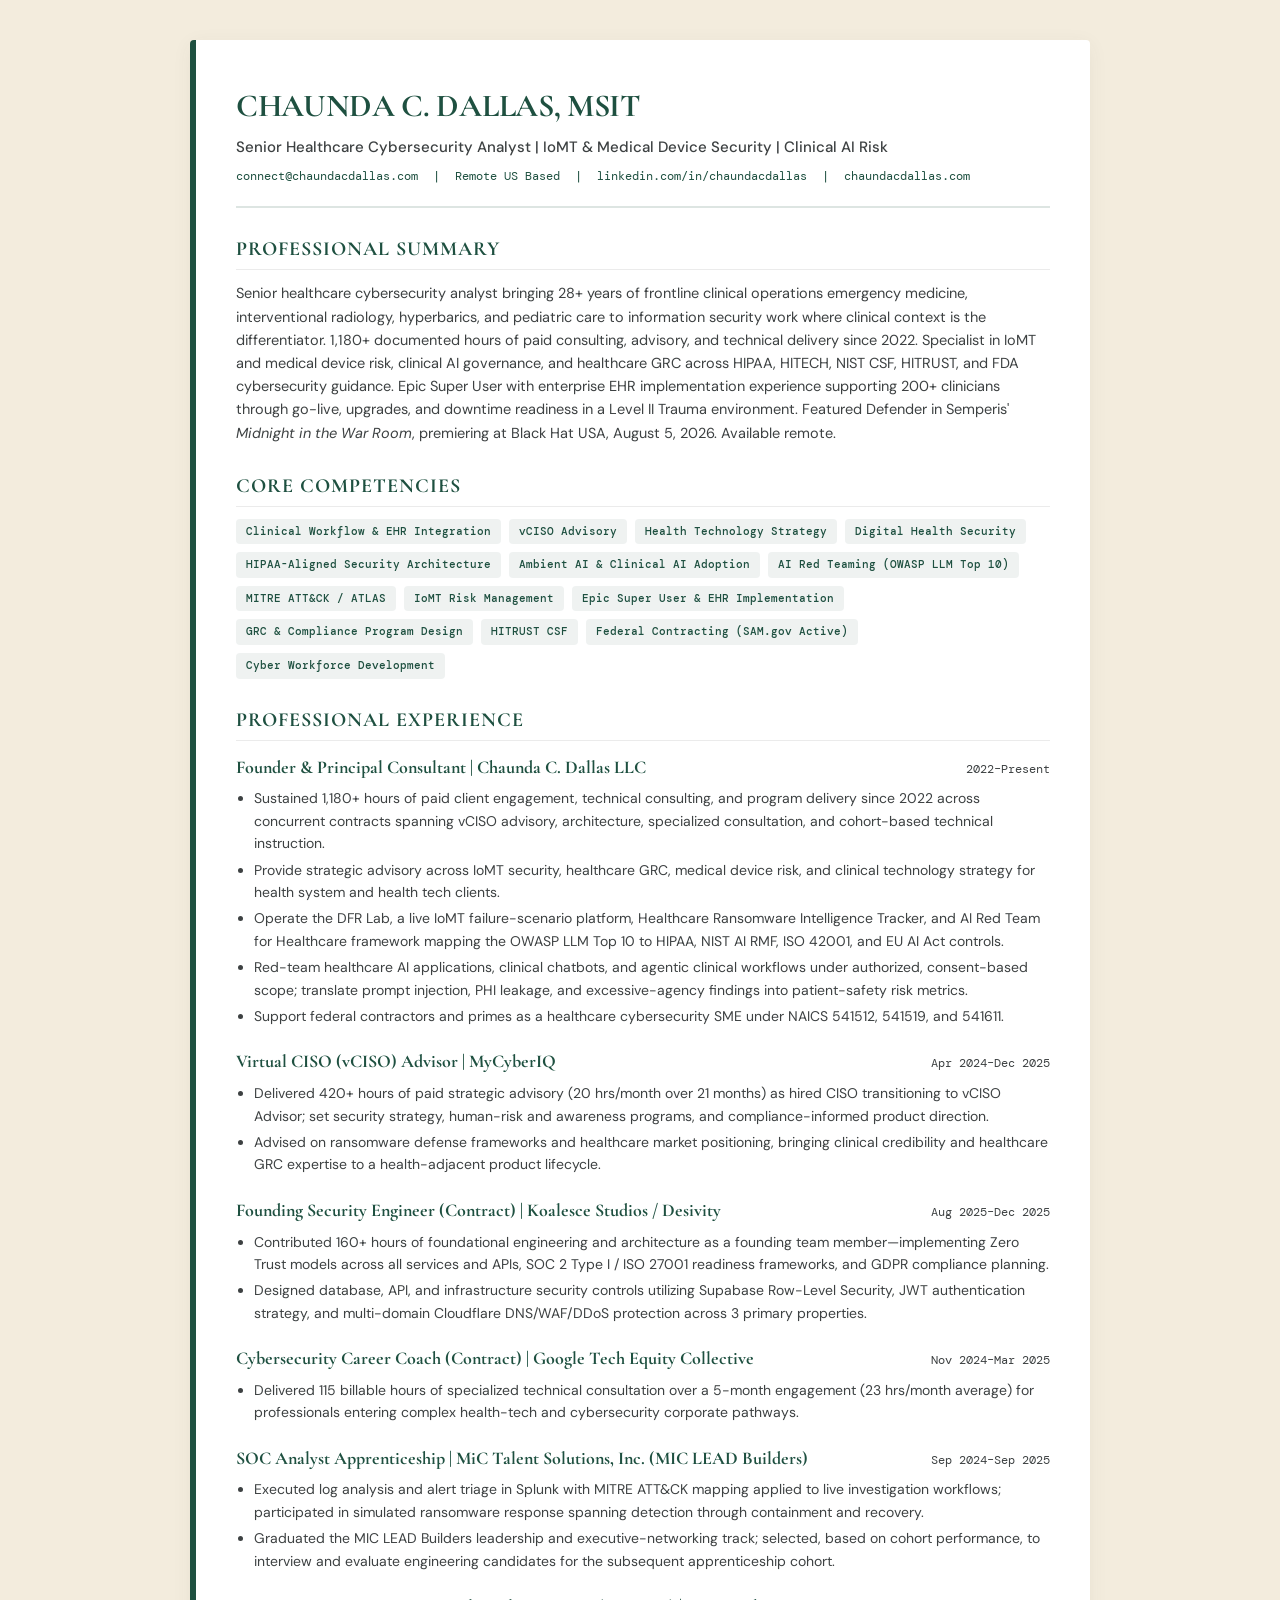
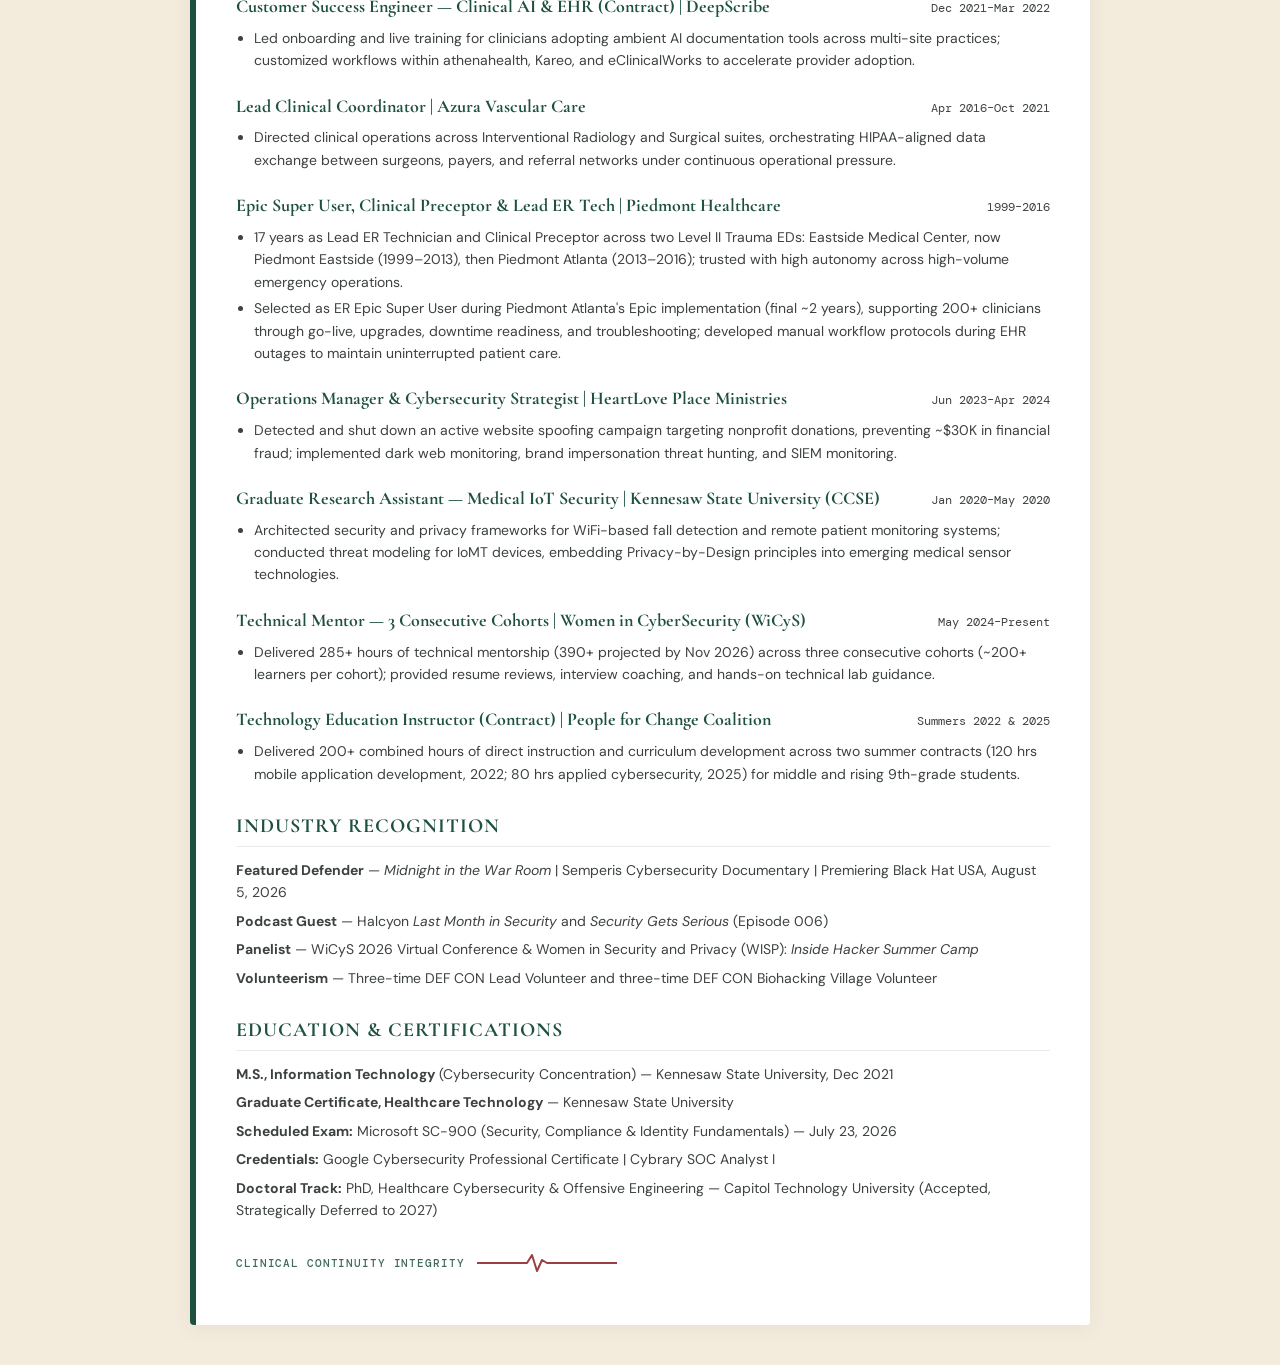
<file: resume/index.html>
<!DOCTYPE html>
<html lang="en">
<head>
    <meta charset="UTF-8">
    <meta name="viewport" content="width=device-width, initial-scale=1.0">
    <title>Chaunda C. Dallas, MSIT — Senior Healthcare Cybersecurity Resume</title>
    <!-- Google Fonts Injections -->
    <link rel="preconnect" href="https://fonts.googleapis.com">
    <link rel="preconnect" href="https://fonts.gstatic.com" crossorigin>
    <link href="https://fonts.googleapis.com/css2?family=Cormorant+Garamond:ital,wght@0,400;0,600;0,700;1,400&family=DM+Sans:wght@300;400;500;700&family=DM+Mono:wght@400;500&display=swap" rel="stylesheet">
    
    <style>
        :root {
            /* Locked Brand Tokens */
            --green: #1E5040;
            --amber: #E0A83E;
            --crimson: #8B1E24;
            --cream: #F3ECDD;
            --slate: #3D4142;
            
            /* Structural Rules */
            --bg: var(--cream);
            --text: var(--slate);
            --primary: var(--green);
            --accent: var(--amber);
            --pulse: var(--crimson);
            
            --font-display: 'Cormorant Garamond', serif;
            --font-body: 'DM Sans', sans-serif;
            --font-mono: 'DM Mono', monospace;
        }

        * { box-sizing: border-box; margin: 0; padding: 0; }
        body { 
            background-color: var(--bg); 
            color: var(--text); 
            font-family: var(--font-body); 
            line-height: 1.6; 
            padding: 40px 20px;
        }
        .container { 
            max-width: 900px; 
            margin: 0 auto; 
            background: #ffffff; 
            padding: 40px; 
            border-radius: 4px; 
            box-shadow: 0 4px 20px rgba(61,65,66,0.06);
            border-left: 6px solid var(--primary); /* Left identity accent bar */
        }
        
        /* Typography Layout Mappings */
        header { border-bottom: 2px solid rgba(30,80,64,0.15); padding-bottom: 20px; margin-bottom: 25px; }
        h1 { font-family: var(--font-display); font-size: 32px; color: var(--primary); font-weight: 700; letter-spacing: -0.01em; }
        .subtitle { font-family: var(--font-body); font-size: 15px; font-weight: 500; color: var(--text); margin-top: 4px; }
        .contact-info { font-family: var(--font-mono); font-size: 12px; color: var(--primary); margin-top: 8px; display: flex; flex-wrap: wrap; gap: 15px; }
        .contact-info a { color: inherit; text-decoration: none; }
        .contact-info a:hover { text-decoration: underline; }
        
        h2 { font-family: var(--font-display); font-size: 20px; color: var(--primary); text-transform: uppercase; letter-spacing: 0.05em; margin: 25px 0 12px; padding-bottom: 4px; border-bottom: 1px solid rgba(61,65,66,0.1); }
        .summary-text { font-size: 14.5px; font-weight: 400; }
        
        /* Competencies Chips */
        .grid-chips { display: flex; flex-wrap: wrap; gap: 8px; margin-top: 10px; }
        .chip { font-family: var(--font-mono); font-size: 11px; background: rgba(30,80,64,0.07); color: var(--primary); padding: 4px 10px; border-radius: 4px; font-weight: 500; }
        
        /* Experience List Layout */
        .job { margin-bottom: 20px; }
        .job-header { display: flex; justify-content: space-between; align-items: baseline; font-weight: 700; font-size: 15px; color: var(--primary); }
        .job-title { font-family: var(--font-display); font-size: 18px; font-weight: 700; }
        .job-meta { font-family: var(--font-mono); font-size: 12px; color: var(--text); font-weight: 400; }
        .job-bullets { margin: 6px 0 0 18px; font-size: 14px; }
        .job-bullets li { margin-bottom: 4px; }
        
        /* Recognition & Education */
        .recog-item, .edu-item { font-size: 14px; margin-bottom: 6px; }
        .eyebrow-label { font-family: var(--font-mono); font-size: 11px; text-transform: uppercase; letter-spacing: 0.08em; color: var(--primary); font-weight: 500; }
        
        /* ECG Visual Module - Crimson Pulse Only */
        .ecg-container { display: flex; align-items: center; gap: 12px; margin: 30px 0 10px; opacity: 0.85; }
        .ecg-svg { width: 140px; height: 24px; }
        .ecg-line { stroke: var(--pulse); stroke-width: 2; fill: none; stroke-linecap: round; stroke-linejoin: round; }
    </style>
</head>
<body>

<div class="container">
    <header>
        <h1>CHAUNDA C. DALLAS, MSIT</h1>
        <div class="subtitle">Senior Healthcare Cybersecurity Analyst | IoMT & Medical Device Security | Clinical AI Risk</div>
        <div class="contact-info">
            <a href="mailto:connect@chaundacdallas.com">connect@chaundacdallas.com</a>
            <span>|</span>
            <span>Remote US Based</span>
            <span>|</span>
            <a href="https://linkedin.com/in/chaundacdallas" target="_blank">linkedin.com/in/chaundacdallas</a>
            <span>|</span>
            <a href="https://chaundacdallas.com" target="_blank">chaundacdallas.com</a>
        </div>
    </header>

    <section>
        <h2>Professional Summary</h2>
        <p class="summary-text">
            Senior healthcare cybersecurity analyst bringing 28+ years of frontline clinical operations emergency medicine, interventional radiology, hyperbarics, and pediatric care to information security work where clinical context is the differentiator. 1,180+ documented hours of paid consulting, advisory, and technical delivery since 2022. Specialist in IoMT and medical device risk, clinical AI governance, and healthcare GRC across HIPAA, HITECH, NIST CSF, HITRUST, and FDA cybersecurity guidance. Epic Super User with enterprise EHR implementation experience supporting 200+ clinicians through go-live, upgrades, and downtime readiness in a Level II Trauma environment. Featured Defender in Semperis' <em>Midnight in the War Room</em>, premiering at Black Hat USA, August 5, 2026. Available remote.
        </p>
    </section>

    <section>
        <h2>Core Competencies</h2>
        <div class="grid-chips">
            <span class="chip">Clinical Workflow & EHR Integration</span>
            <span class="chip">vCISO Advisory</span>
            <span class="chip">Health Technology Strategy</span>
            <span class="chip">Digital Health Security</span>
            <span class="chip">HIPAA-Aligned Security Architecture</span>
            <span class="chip">Ambient AI & Clinical AI Adoption</span>
            <span class="chip">AI Red Teaming (OWASP LLM Top 10)</span>
            <span class="chip">MITRE ATT&CK / ATLAS</span>
            <span class="chip">IoMT Risk Management</span>
            <span class="chip">Epic Super User & EHR Implementation</span>
            <span class="chip">GRC & Compliance Program Design</span>
            <span class="chip">HITRUST CSF</span>
            <span class="chip">Federal Contracting (SAM.gov Active)</span>
            <span class="chip">Cyber Workforce Development</span>
        </div>
    </section>

    <section>
        <h2>Professional Experience</h2>
        
        <div class="job">
            <div class="job-header">
                <span class="job-title">Founder & Principal Consultant | Chaunda C. Dallas LLC</span>
                <span class="job-meta">2022–Present</span>
            </div>
            <ul class="job-bullets">
                <li>Sustained 1,180+ hours of paid client engagement, technical consulting, and program delivery since 2022 across concurrent contracts spanning vCISO advisory, architecture, specialized consultation, and cohort-based technical instruction.</li>
                <li>Provide strategic advisory across IoMT security, healthcare GRC, medical device risk, and clinical technology strategy for health system and health tech clients.</li>
                <li>Operate the DFR Lab, a live IoMT failure-scenario platform, Healthcare Ransomware Intelligence Tracker, and AI Red Team for Healthcare framework mapping the OWASP LLM Top 10 to HIPAA, NIST AI RMF, ISO 42001, and EU AI Act controls.</li>
                <li>Red-team healthcare AI applications, clinical chatbots, and agentic clinical workflows under authorized, consent-based scope; translate prompt injection, PHI leakage, and excessive-agency findings into patient-safety risk metrics.</li>
                <li>Support federal contractors and primes as a healthcare cybersecurity SME under NAICS 541512, 541519, and 541611.</li>
            </ul>
        </div>

        <div class="job">
            <div class="job-header">
                <span class="job-title">Virtual CISO (vCISO) Advisor | MyCyberIQ</span>
                <span class="job-meta">Apr 2024–Dec 2025</span>
            </div>
            <ul class="job-bullets">
                <li>Delivered 420+ hours of paid strategic advisory (20 hrs/month over 21 months) as hired CISO transitioning to vCISO Advisor; set security strategy, human-risk and awareness programs, and compliance-informed product direction.</li>
                <li>Advised on ransomware defense frameworks and healthcare market positioning, bringing clinical credibility and healthcare GRC expertise to a health-adjacent product lifecycle.</li>
            </ul>
        </div>

        <div class="job">
            <div class="job-header">
                <span class="job-title">Founding Security Engineer (Contract) | Koalesce Studios / Desivity</span>
                <span class="job-meta">Aug 2025–Dec 2025</span>
            </div>
            <ul class="job-bullets">
                <li>Contributed 160+ hours of foundational engineering and architecture as a founding team member—implementing Zero Trust models across all services and APIs, SOC 2 Type I / ISO 27001 readiness frameworks, and GDPR compliance planning.</li>
                <li>Designed database, API, and infrastructure security controls utilizing Supabase Row-Level Security, JWT authentication strategy, and multi-domain Cloudflare DNS/WAF/DDoS protection across 3 primary properties.</li>
            </ul>
        </div>

        <div class="job">
            <div class="job-header">
                <span class="job-title">Cybersecurity Career Coach (Contract) | Google Tech Equity Collective</span>
                <span class="job-meta">Nov 2024–Mar 2025</span>
            </div>
            <ul class="job-bullets">
                <li>Delivered 115 billable hours of specialized technical consultation over a 5-month engagement (23 hrs/month average) for professionals entering complex health-tech and cybersecurity corporate pathways.</li>
            </ul>
        </div>

        <div class="job">
            <div class="job-header">
                <span class="job-title">SOC Analyst Apprenticeship | MiC Talent Solutions, Inc. (MIC LEAD Builders)</span>
                <span class="job-meta">Sep 2024–Sep 2025</span>
            </div>
            <ul class="job-bullets">
                <li>Executed log analysis and alert triage in Splunk with MITRE ATT&CK mapping applied to live investigation workflows; participated in simulated ransomware response spanning detection through containment and recovery.</li>
                <li>Graduated the MIC LEAD Builders leadership and executive-networking track; selected, based on cohort performance, to interview and evaluate engineering candidates for the subsequent apprenticeship cohort.</li>
            </ul>
        </div>

        <div class="job">
            <div class="job-header">
                <span class="job-title">Customer Success Engineer — Clinical AI & EHR (Contract) | DeepScribe</span>
                <span class="job-meta">Dec 2021–Mar 2022</span>
            </div>
            <ul class="job-bullets">
                <li>Led onboarding and live training for clinicians adopting ambient AI documentation tools across multi-site practices; customized workflows within athenahealth, Kareo, and eClinicalWorks to accelerate provider adoption.</li>
            </ul>
        </div>

        <div class="job">
            <div class="job-header">
                <span class="job-title">Lead Clinical Coordinator | Azura Vascular Care</span>
                <span class="job-meta">Apr 2016–Oct 2021</span>
            </div>
            <ul class="job-bullets">
                <li>Directed clinical operations across Interventional Radiology and Surgical suites, orchestrating HIPAA-aligned data exchange between surgeons, payers, and referral networks under continuous operational pressure.</li>
            </ul>
        </div>

        <div class="job">
            <div class="job-header">
                <span class="job-title">Epic Super User, Clinical Preceptor &amp; Lead ER Tech | Piedmont Healthcare</span>
                <span class="job-meta">1999–2016</span>
            </div>
            <ul class="job-bullets">
                <li>17 years as Lead ER Technician and Clinical Preceptor across two Level II Trauma EDs: Eastside Medical Center, now Piedmont Eastside (1999–2013), then Piedmont Atlanta (2013–2016); trusted with high autonomy across high-volume emergency operations.</li>
                <li>Selected as ER Epic Super User during Piedmont Atlanta's Epic implementation (final ~2 years), supporting 200+ clinicians through go-live, upgrades, downtime readiness, and troubleshooting; developed manual workflow protocols during EHR outages to maintain uninterrupted patient care.</li>
            </ul>
        </div>

        <div class="job">
            <div class="job-header">
                <span class="job-title">Operations Manager & Cybersecurity Strategist | HeartLove Place Ministries</span>
                <span class="job-meta">Jun 2023–Apr 2024</span>
            </div>
            <ul class="job-bullets">
                <li>Detected and shut down an active website spoofing campaign targeting nonprofit donations, preventing ~$30K in financial fraud; implemented dark web monitoring, brand impersonation threat hunting, and SIEM monitoring.</li>
            </ul>
        </div>

        <div class="job">
            <div class="job-header">
                <span class="job-title">Graduate Research Assistant — Medical IoT Security | Kennesaw State University (CCSE)</span>
                <span class="job-meta">Jan 2020–May 2020</span>
            </div>
            <ul class="job-bullets">
                <li>Architected security and privacy frameworks for WiFi-based fall detection and remote patient monitoring systems; conducted threat modeling for IoMT devices, embedding Privacy-by-Design principles into emerging medical sensor technologies.</li>
            </ul>
        </div>

        <div class="job">
            <div class="job-header">
                <span class="job-title">Technical Mentor — 3 Consecutive Cohorts | Women in CyberSecurity (WiCyS)</span>
                <span class="job-meta">May 2024–Present</span>
            </div>
            <ul class="job-bullets">
                <li>Delivered 285+ hours of technical mentorship (390+ projected by Nov 2026) across three consecutive cohorts (~200+ learners per cohort); provided resume reviews, interview coaching, and hands-on technical lab guidance.</li>
            </ul>
        </div>

        <div class="job">
            <div class="job-header">
                <span class="job-title">Technology Education Instructor (Contract) | People for Change Coalition</span>
                <span class="job-meta">Summers 2022 & 2025</span>
            </div>
            <ul class="job-bullets">
                <li>Delivered 200+ combined hours of direct instruction and curriculum development across two summer contracts (120 hrs mobile application development, 2022; 80 hrs applied cybersecurity, 2025) for middle and rising 9th-grade students.</li>
            </ul>
        </div>
    </section>

    <section>
        <h2>Industry Recognition</h2>
        <div class="recog-item"><strong>Featured Defender</strong> — <em>Midnight in the War Room</em> | Semperis Cybersecurity Documentary | Premiering Black Hat USA, August 5, 2026</div>
        <div class="recog-item"><strong>Podcast Guest</strong> — Halcyon <em>Last Month in Security</em> and <em>Security Gets Serious</em> (Episode 006)</div>
        <div class="recog-item"><strong>Panelist</strong> — WiCyS 2026 Virtual Conference & Women in Security and Privacy (WISP): <em>Inside Hacker Summer Camp</em></div>
        <div class="recog-item"><strong>Volunteerism</strong> — Three-time DEF CON Lead Volunteer and three-time DEF CON Biohacking Village Volunteer</div>
    </section>

    <section>
        <h2>Education & Certifications</h2>
        <div class="edu-item"><strong>M.S., Information Technology</strong> (Cybersecurity Concentration) — Kennesaw State University, Dec 2021</div>
        <div class="edu-item"><strong>Graduate Certificate, Healthcare Technology</strong> — Kennesaw State University</div>
        <div class="edu-item"><strong>Scheduled Exam:</strong> Microsoft SC-900 (Security, Compliance & Identity Fundamentals) — July 23, 2026</div>
        <div class="edu-item"><strong>Credentials:</strong> Google Cybersecurity Professional Certificate | Cybrary SOC Analyst I</div>
        <div class="edu-item"><strong>Doctoral Track:</strong> PhD, Healthcare Cybersecurity & Offensive Engineering — Capitol Technology University (Accepted, Strategically Deferred to 2027)</div>
    </section>

    <!-- Crimson Pulse Graphic Motif Only -->
    <div class="ecg-container">
        <span class="eyebrow-label">Clinical Continuity Integrity</span>
        <svg class="ecg-svg" viewBox="0 0 140 24" aria-hidden="true">
            <path class="ecg-line" d="M0,12 L50,12 L55,4 L60,20 L65,9 L70,12 L140,12" />
        </svg>
    </div>
</div>

</body>
</html>
</file>
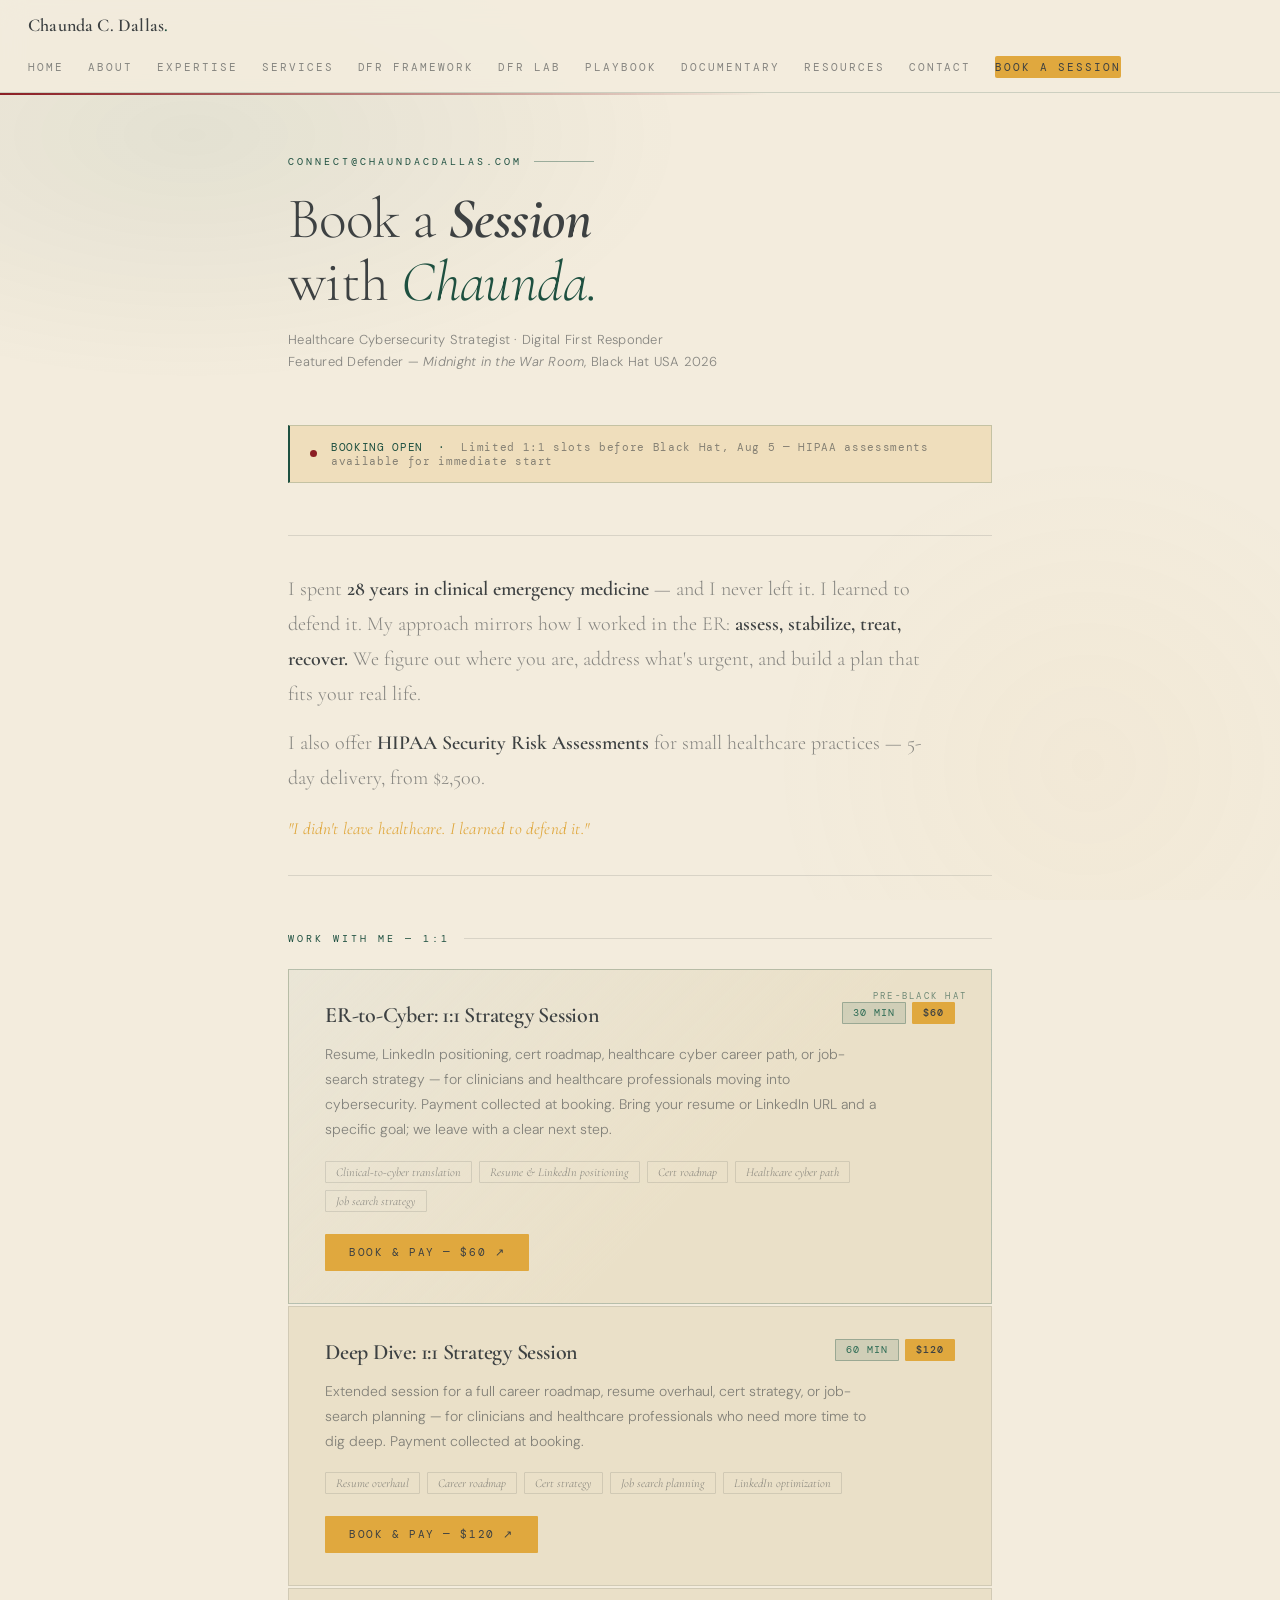
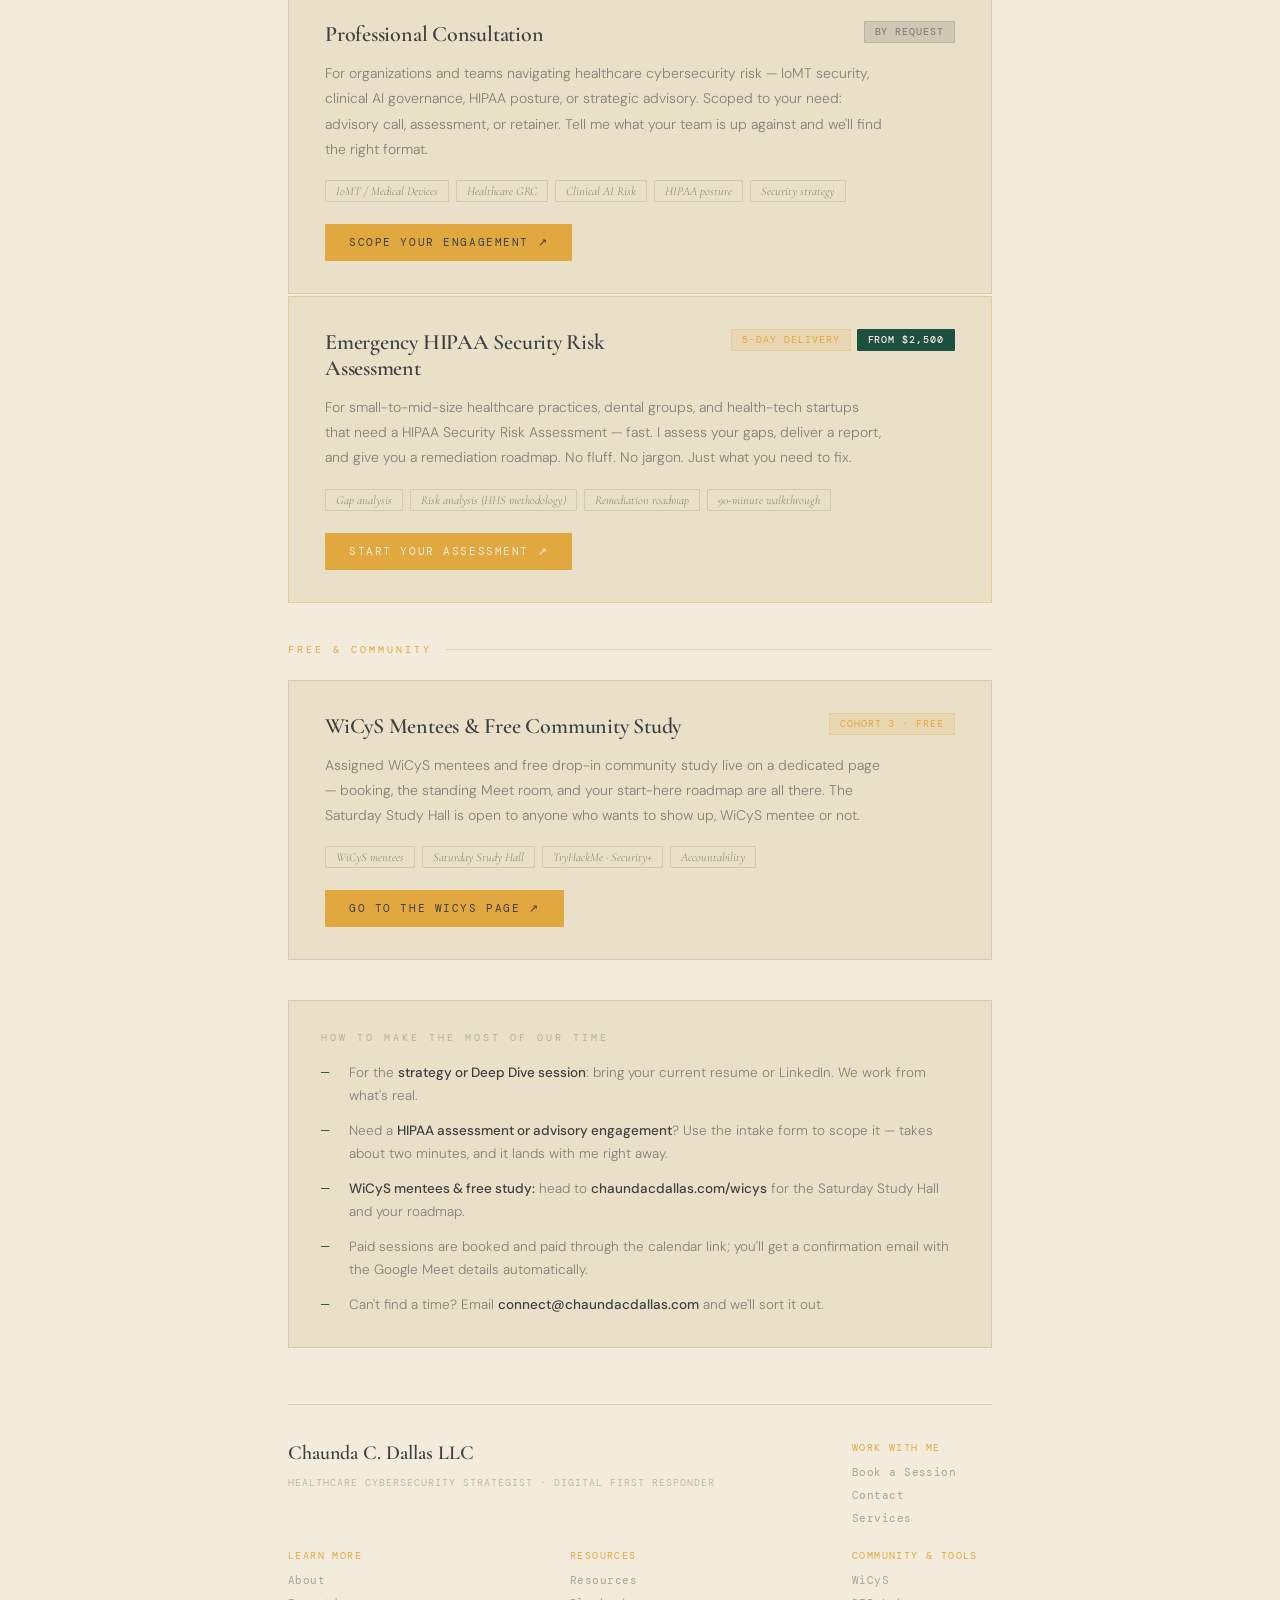
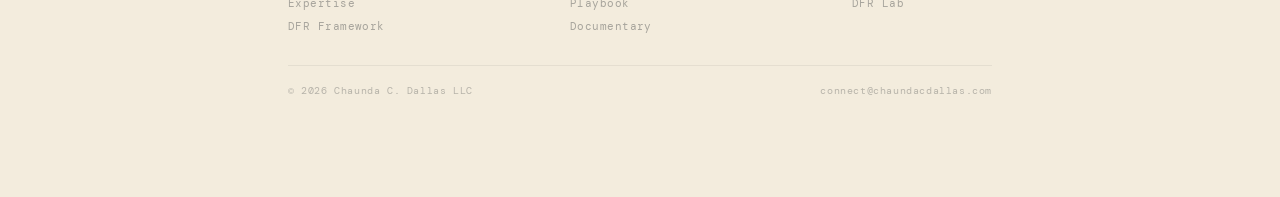
<file: book.html>
<!DOCTYPE html>
<html lang="en">
<head>
<meta charset="UTF-8">
<meta name="viewport" content="width=device-width, initial-scale=1.0">
<title>Book a Session — Chaunda C. Dallas</title>
<link href="https://fonts.googleapis.com/css2?family=Cormorant+Garamond:ital,wght@0,300;0,400;0,600;0,700;1,300;1,400;1,600&family=DM+Sans:wght@300;400;500&family=DM+Mono:wght@400;500&display=swap" rel="stylesheet">
<style>
  :root {
    --crimson: #1E5040;
    --crimson-dim: rgba(30,80,64,0.12);
    --crimson-glow: rgba(224,168,62,0.2);
    --pulse: #8B1E24;
    --black: #F3ECDD;
    --deep: #EAE0C8;
    --surface: #FFFFFF;
    --surface-raised: #FFFFFF;
    --white: #3D4142;
    --white-dim: rgba(61,65,66,0.6);
    --white-faint: rgba(61,65,66,0.15);
    --gold: #E0A83E;
    --gold-dim: rgba(224,168,62,0.15);
    --border: rgba(61,65,66,0.14);
    --border-accent: rgba(30,80,64,0.3);
  }

  * { margin: 0; padding: 0; box-sizing: border-box; }

  body {
    background: var(--black);
    color: var(--white);
    font-family: 'DM Sans', sans-serif;
    min-height: 100vh;
    overflow-x: hidden;
  }

  body::before {
    content: '';
    position: fixed;
    inset: 0;
    background:
      radial-gradient(ellipse 70% 50% at 15% 15%, rgba(30,80,64,0.07) 0%, transparent 55%),
      radial-gradient(ellipse 50% 70% at 85% 85%, rgba(224,168,62,0.04) 0%, transparent 50%);
    pointer-events: none;
    z-index: 0;
  }

  .container {
    position: relative;
    z-index: 1;
    max-width: 760px;
    margin: 0 auto;
    padding: 0 28px 100px;
  }

  /* ── ECG LINE HEADER DECORATION ── */
  .ecg-bar {
    width: 100%;
    height: 2px;
    background: linear-gradient(to right, var(--pulse), transparent 60%);
    margin-bottom: 0;
    opacity: 0;
    animation: fadeIn 1s ease 0.1s forwards;
  }

  /* ── HEADER ── */
  .header {
    padding: 60px 0 52px;
    opacity: 0;
    animation: fadeUp 0.8s ease 0.2s forwards;
  }

  .header-eyebrow {
    font-family: 'DM Mono', monospace;
    font-size: 10px;
    letter-spacing: 0.3em;
    text-transform: uppercase;
    color: var(--crimson);
    margin-bottom: 20px;
    display: flex;
    align-items: center;
    gap: 12px;
  }

  .header-eyebrow::after {
    content: '';
    flex: 1;
    max-width: 60px;
    height: 1px;
    background: var(--crimson);
    opacity: 0.4;
  }

  .header h1 {
    font-family: 'Cormorant Garamond', serif;
    font-size: clamp(2.4rem, 6vw, 3.6rem);
    font-weight: 300;
    line-height: 1.1;
    color: var(--white);
    margin-bottom: 10px;
    letter-spacing: -0.01em;
  }

  .header h1 em {
    font-style: italic;
    font-weight: 600;
    color: var(--white);
  }

  .header h1 .accent {
    color: var(--crimson);
    font-style: italic;
  }

  .header-sub {
    font-size: 13px;
    font-weight: 300;
    color: var(--white-dim);
    letter-spacing: 0.02em;
    line-height: 1.7;
    margin-top: 14px;
    max-width: 480px;
  }

  /* ── STATUS BANNER ── */
  .status-banner {
    display: flex;
    align-items: center;
    gap: 14px;
    border: 1px solid rgba(30,80,64,0.2);
    border-left: 2px solid var(--crimson);
    padding: 14px 20px;
    margin-bottom: 52px;
    background: var(--crimson-glow);
    opacity: 0;
    animation: fadeUp 0.8s ease 0.35s forwards;
  }

  .pulse-dot {
    width: 7px;
    height: 7px;
    border-radius: 50%;
    background: var(--pulse);
    flex-shrink: 0;
    animation: pulse 2s ease-in-out infinite;
  }

  .status-text {
    font-family: 'DM Mono', monospace;
    font-size: 11px;
    color: var(--crimson);
    letter-spacing: 0.06em;
  }

  .status-text span {
    color: var(--white-dim);
  }

  /* ── BIO ── */
  .bio {
    border-top: 1px solid var(--border);
    border-bottom: 1px solid var(--border);
    padding: 36px 0;
    margin-bottom: 56px;
    opacity: 0;
    animation: fadeUp 0.8s ease 0.45s forwards;
  }

  .bio p {
    font-family: 'Cormorant Garamond', serif;
    font-size: clamp(17px, 2.5vw, 20px);
    font-weight: 300;
    line-height: 1.75;
    color: var(--white-dim);
    max-width: 640px;
  }

  .bio p strong {
    color: var(--white);
    font-weight: 600;
  }

  .bio-signature {
    margin-top: 22px;
    font-family: 'Cormorant Garamond', serif;
    font-style: italic;
    font-size: 17px;
    color: var(--gold);
    letter-spacing: 0.01em;
  }

  /* ── SECTION LABEL ── */
  .section-label {
    font-family: 'DM Mono', monospace;
    font-size: 10px;
    letter-spacing: 0.3em;
    text-transform: uppercase;
    color: var(--white-dim);
    margin-bottom: 24px;
    opacity: 0.5;
  }

  .section-label.zone {
    opacity: 1;
    color: var(--crimson);
    display: flex;
    align-items: center;
    gap: 14px;
    margin-top: 8px;
  }

  .section-label.zone::after {
    content: '';
    flex: 1;
    height: 1px;
    background: var(--border);
  }

  .section-label.zone.free { color: var(--gold); }

  /* ── SESSION CARDS ── */
  .sessions { margin-bottom: 40px; }

  .session-card {
    border: 1px solid var(--border);
    padding: 32px 36px;
    margin-bottom: 2px;
    background: var(--deep);
    position: relative;
    overflow: hidden;
    transition: border-color 0.25s ease;
    opacity: 0;
    animation: fadeUp 0.8s ease 0.5s forwards;
  }

  .session-card:hover { border-color: var(--border-accent); }

  .session-card.featured {
    border-color: rgba(30,80,64,0.25);
    background: linear-gradient(135deg, rgba(30,80,64,0.04) 0%, var(--deep) 60%);
  }

  .session-card.featured::before {
    content: 'PRE-BLACK HAT';
    position: absolute;
    top: 20px; right: 24px;
    font-family: 'DM Mono', monospace;
    font-size: 9px;
    letter-spacing: 0.25em;
    color: var(--crimson);
    opacity: 0.6;
  }

  .session-top {
    display: flex;
    align-items: flex-start;
    justify-content: space-between;
    gap: 16px;
    margin-bottom: 14px;
    flex-wrap: wrap;
  }

  .session-title {
    font-family: 'Cormorant Garamond', serif;
    font-size: 22px;
    font-weight: 600;
    color: var(--white);
    letter-spacing: -0.01em;
    max-width: 60%;
  }

  .session-badges {
    display: flex;
    gap: 6px;
    flex-wrap: wrap;
    flex-shrink: 0;
  }

  .badge {
    font-family: 'DM Mono', monospace;
    font-size: 9.5px;
    letter-spacing: 0.1em;
    padding: 4px 10px;
    text-transform: uppercase;
    border-radius: 1px;
  }

  .badge-duration {
    background: var(--crimson-dim);
    color: #2C6B54;
    border: 1px solid var(--border-accent);
  }

  .badge-price {
    background: var(--gold);
    color: var(--white);
    border: 1px solid var(--gold);
    font-weight: 500;
  }

  .badge-day {
    background: var(--white-faint);
    color: var(--white-dim);
    border: 1px solid var(--border);
  }

  .badge-open {
    background: var(--gold-dim);
    color: var(--gold);
    border: 1px solid rgba(224,168,62,0.25);
  }

  .session-desc {
    font-size: 14px;
    font-weight: 300;
    line-height: 1.8;
    color: var(--white-dim);
    margin-bottom: 18px;
    max-width: 560px;
  }

  .session-tags {
    display: flex;
    flex-wrap: wrap;
    gap: 7px;
    margin-bottom: 22px;
  }

  .tag {
    font-size: 12px;
    font-weight: 300;
    font-style: italic;
    font-family: 'Cormorant Garamond', serif;
    color: var(--white-dim);
    padding: 3px 10px;
    border: 1px solid var(--border);
    border-radius: 1px;
  }

  .cta-row {
    display: flex;
    align-items: center;
    gap: 16px;
    flex-wrap: wrap;
  }

  .btn-primary {
    display: inline-flex;
    align-items: center;
    gap: 8px;
    background: var(--gold);
    color: var(--white);
    font-family: 'DM Mono', monospace;
    font-size: 10.5px;
    letter-spacing: 0.15em;
    text-transform: uppercase;
    padding: 12px 24px;
    text-decoration: none;
    border-radius: 1px;
    transition: background 0.2s ease;
    border: none;
    cursor: pointer;
  }

  .btn-primary:hover { background: #C48F2E; }

  .btn-secondary {
    display: inline-flex;
    align-items: center;
    gap: 8px;
    background: transparent;
    color: var(--white-dim);
    font-family: 'DM Mono', monospace;
    font-size: 10.5px;
    letter-spacing: 0.15em;
    text-transform: uppercase;
    padding: 11px 24px;
    text-decoration: none;
    border-radius: 1px;
    border: 1px solid var(--border);
    transition: all 0.2s ease;
    cursor: pointer;
  }

  .btn-secondary:hover {
    border-color: rgba(61,65,66,0.3);
    color: var(--white);
  }

  /* ── PREP NOTE ── */
  .prep {
    border: 1px solid var(--border);
    padding: 30px 32px;
    margin-bottom: 56px;
    background: var(--deep);
    opacity: 0;
    animation: fadeUp 0.8s ease 0.95s forwards;
  }

  .prep-label {
    font-family: 'DM Mono', monospace;
    font-size: 10px;
    letter-spacing: 0.3em;
    text-transform: uppercase;
    color: var(--white-dim);
    opacity: 0.5;
    margin-bottom: 18px;
  }

  .prep ul {
    list-style: none;
    display: flex;
    flex-direction: column;
    gap: 12px;
  }

  .prep li {
    font-size: 13.5px;
    font-weight: 300;
    color: var(--white-dim);
    line-height: 1.7;
    position: relative;
    padding-left: 28px;
  }

  .prep li::before {
    content: '—';
    color: var(--crimson);
    font-family: 'DM Mono', monospace;
    position: absolute;
    left: 0;
  }

  .prep li strong { color: var(--white); font-weight: 500; }

  /* ── FOOTER ── */
  .ccd-footer {
    display: flex;
    justify-content: space-between;
    align-items: flex-start;
    flex-wrap: wrap;
    gap: 24px;
    padding-top: 36px;
    border-top: 1px solid var(--border);
    opacity: 0;
    animation: fadeUp 0.8s ease 1.05s forwards;
  }

  .ccd-footer-col { display: flex; flex-direction: column; gap: 9px; min-width: 140px; }

  .ccd-footer-brand {
    font-family: 'Cormorant Garamond', serif;
    font-size: 20px;
    font-weight: 600;
    color: var(--white);
    margin-bottom: 2px;
  }
  .ccd-footer-brand span { color: var(--crimson); }

  .ccd-footer-meta {
    font-family: 'DM Mono', monospace;
    font-size: 10px;
    letter-spacing: 0.1em;
    color: var(--white-dim);
    text-transform: uppercase;
    opacity: 0.5;
  }

  .ccd-footer-heading {
    font-family: 'DM Mono', monospace;
    font-size: 10px;
    letter-spacing: 0.14em;
    text-transform: uppercase;
    color: var(--gold);
    margin-bottom: 2px;
  }

  .ccd-footer-col a {
    font-family: 'DM Mono', monospace;
    font-size: 11px;
    color: var(--white-dim);
    text-decoration: none;
    letter-spacing: 0.04em;
    transition: color 0.2s ease;
    opacity: 0.7;
  }

  .ccd-footer-col a:hover { color: var(--crimson); opacity: 1; }

  .ccd-footer-bottom {
    width: 100%;
    display: flex;
    justify-content: space-between;
    flex-wrap: wrap;
    gap: 10px;
    margin-top: 8px;
    padding-top: 18px;
    border-top: 1px solid var(--border);
    font-family: 'DM Mono', monospace;
    font-size: 10px;
    letter-spacing: 0.06em;
    color: var(--white-dim);
    opacity: 0.55;
  }

  /* ── ANIMATIONS ── */
  @keyframes fadeUp {
    from { opacity: 0; transform: translateY(16px); }
    to   { opacity: 1; transform: translateY(0); }
  }

  @keyframes fadeIn {
    from { opacity: 0; }
    to   { opacity: 1; }
  }

  @keyframes pulse {
    0%, 100% { opacity: 1; transform: scale(1); }
    50%       { opacity: 0.4; transform: scale(0.8); }
  }

  @media (prefers-reduced-motion: reduce) {
    * { animation: none !important; opacity: 1 !important; }
  }

  /* ── RESPONSIVE ── */
  @media (max-width: 600px) {
    .container { padding: 0 18px 70px; }
    .header { padding: 44px 0 40px; }
    .session-card { padding: 24px 20px; }
    .session-title { max-width: 100%; }
    .prep { padding: 22px 20px; }
    .ccd-footer { flex-direction: column; align-items: flex-start; }
    .session-top { flex-direction: column; }
  }
</style>
</head>
<body>

<!-- ===== CCD UNIVERSAL NAV BAR ===== -->
<nav class="ccd-nav">
  <a class="ccd-nav-brand" href="https://chaundacdallas.com">Chaunda C. Dallas<span class="ccd-nav-dot">.</span></a>
  <div class="ccd-nav-links">
    <a href="https://chaundacdallas.com">Home</a>
    <a href="https://chaundacdallas.com/#about">About</a>
    <a href="https://chaundacdallas.com/expertise">Expertise</a>
    <a href="https://chaundacdallas.com/services">Services</a>
    <a href="https://chaundacdallas.com/dfr-framework">DFR Framework</a>
    <a href="https://lab.chaundacdallas.com/" target="_blank" rel="noopener">DFR Lab</a>
    <a href="https://chaundacdallas.com/playbook">Playbook</a>
    <a href="https://chaundacdallas.com/documentary">Documentary</a>
    <a href="https://chaundacdallas.com/resources">Resources</a>
    <a href="https://chaundacdallas.com/contact">Contact</a>
    <a href="https://chaundacdallas.com/book" class="nav-book">Book a Session</a>
  </div>
</nav>
<style>
  .ccd-nav{position:sticky;top:0;z-index:1000;display:flex;align-items:center;justify-content:space-between;gap:20px;flex-wrap:wrap;padding:14px 28px;background:rgba(243,236,221,0.88);backdrop-filter:blur(12px);-webkit-backdrop-filter:blur(12px);border-bottom:1px solid rgba(30,80,64,0.18);font-family:'DM Mono',ui-monospace,monospace;}
  .ccd-nav-brand{font-family:'Cormorant Garamond',Georgia,serif;font-size:18px;font-weight:600;letter-spacing:0.01em;color:#3D4142;text-decoration:none;white-space:nowrap;}
  .ccd-nav-dot{color:#1E5040;}
  .ccd-nav-links{display:flex;gap:24px;flex-wrap:wrap;}
  .ccd-nav-links a{font-size:11px;letter-spacing:0.18em;text-transform:uppercase;color:rgba(61,65,66,0.6);text-decoration:none;padding:4px 0;position:relative;transition:color .2s ease;}
  .ccd-nav-links a:hover{color:#3D4142;}
  .ccd-nav-links a.active{color:#1E5040;}
  .ccd-nav-links a.active::after{content:'';position:absolute;left:0;right:0;bottom:-3px;height:1px;background:#1E5040;}
  .nav-book{background:#E0A83E;color:#3D4142!important;padding:8px 14px;border-radius:2px;transition:background .2s ease;}
  .nav-book:hover{background:#C48F2E;color:#3D4142!important;}
  @media (max-width:600px){.ccd-nav{padding:12px 18px;gap:10px;}.ccd-nav-brand{font-size:16px;}.ccd-nav-links{gap:16px;width:100%;}.ccd-nav-links a{font-size:10px;letter-spacing:0.12em;}}
</style>
<!-- ===== END CCD NAV BAR ===== -->

<div class="ecg-bar"></div>

<div class="container">

  <!-- HEADER -->
  <div class="header">
    <div class="header-eyebrow">connect@chaundacdallas.com</div>
    <h1>Book a <em>Session</em><br>with <span class="accent">Chaunda.</span></h1>
    <p class="header-sub">Healthcare Cybersecurity Strategist · Digital First Responder<br>Featured Defender — <em>Midnight in the War Room</em>, Black Hat USA 2026</p>
  </div>

  <!-- STATUS BANNER -->
  <div class="status-banner">
    <div class="pulse-dot"></div>
    <div class="status-text">
      BOOKING OPEN &nbsp;·&nbsp; <span>Limited 1:1 slots before Black Hat, Aug 5 — HIPAA assessments available for immediate start</span>
    </div>
  </div>

  <!-- BIO -->
  <div class="bio">
    <p>I spent <strong>28 years in clinical emergency medicine</strong> — and I never left it. I learned to defend it. My approach mirrors how I worked in the ER: <strong>assess, stabilize, treat, recover.</strong> We figure out where you are, address what's urgent, and build a plan that fits your real life.</p>
    <p style="margin-top:14px;">I also offer <strong>HIPAA Security Risk Assessments</strong> for small healthcare practices — 5-day delivery, from $2,500.</p>
    <div class="bio-signature">"I didn't leave healthcare. I learned to defend it."</div>
  </div>

  <!-- ════════ PAID SESSIONS ════════ -->
  <div class="section-label zone">Work With Me — 1:1</div>

  <div class="sessions">

    <!-- STRATEGY SESSION (FEATURED / PAID) -->
    <div class="session-card featured">
      <div class="session-top">
        <div class="session-title">ER-to-Cyber: 1:1 Strategy Session</div>
        <div class="session-badges">
          <span class="badge badge-duration">30 min</span>
          <span class="badge badge-price">$60</span>
        </div>
      </div>
      <p class="session-desc">Resume, LinkedIn positioning, cert roadmap, healthcare cyber career path, or job-search strategy — for clinicians and healthcare professionals moving into cybersecurity. Payment collected at booking. Bring your resume or LinkedIn URL and a specific goal; we leave with a clear next step.</p>
      <div class="session-tags">
        <span class="tag">Clinical-to-cyber translation</span>
        <span class="tag">Resume &amp; LinkedIn positioning</span>
        <span class="tag">Cert roadmap</span>
        <span class="tag">Healthcare cyber path</span>
        <span class="tag">Job search strategy</span>
      </div>
      <div class="cta-row">
        <a href="https://calendar.app.google/8zjP5oartL5pDTU38" class="btn-primary" target="_blank" rel="noopener">Book &amp; Pay — $60 ↗</a>
      </div>
    </div>

    <!-- DEEP DIVE SESSION (60 MIN) -->
    <div class="session-card">
      <div class="session-top">
        <div class="session-title">Deep Dive: 1:1 Strategy Session</div>
        <div class="session-badges">
          <span class="badge badge-duration">60 min</span>
          <span class="badge badge-price">$120</span>
        </div>
      </div>
      <p class="session-desc">Extended session for a full career roadmap, resume overhaul, cert strategy, or job-search planning — for clinicians and healthcare professionals who need more time to dig deep. Payment collected at booking.</p>
      <div class="session-tags">
        <span class="tag">Resume overhaul</span>
        <span class="tag">Career roadmap</span>
        <span class="tag">Cert strategy</span>
        <span class="tag">Job search planning</span>
        <span class="tag">LinkedIn optimization</span>
      </div>
      <div class="cta-row">
        <a href="https://calendar.app.google/id5gP6HPxrwBRvtw8" class="btn-primary" target="_blank" rel="noopener">Book &amp; Pay — $120 ↗</a>
      </div>
    </div>

    <!-- PROFESSIONAL CONSULTATION (ORG TIER → INTAKE FORM) -->
    <div class="session-card">
      <div class="session-top">
        <div class="session-title">Professional Consultation</div>
        <div class="session-badges">
          <span class="badge badge-day">By Request</span>
        </div>
      </div>
      <p class="session-desc">For organizations and teams navigating healthcare cybersecurity risk — IoMT security, clinical AI governance, HIPAA posture, or strategic advisory. Scoped to your need: advisory call, assessment, or retainer. Tell me what your team is up against and we'll find the right format.</p>
      <div class="session-tags">
        <span class="tag">IoMT / Medical Devices</span>
        <span class="tag">Healthcare GRC</span>
        <span class="tag">Clinical AI Risk</span>
        <span class="tag">HIPAA posture</span>
        <span class="tag">Security strategy</span>
      </div>
      <div class="cta-row">
        <a href="https://chaundacdallas.com/intake?service=consult" class="btn-primary">Scope Your Engagement ↗</a>
      </div>
    </div>

    <!-- HIPAA ASSESSMENT CARD (ORG TIER → INTAKE FORM) -->
    <div class="session-card" style="border-color: rgba(224,168,62,0.4);">
      <div class="session-top">
        <div class="session-title">Emergency HIPAA Security Risk Assessment</div>
        <div class="session-badges">
          <span class="badge badge-open">5-Day Delivery</span>
          <span class="badge badge-price" style="background: var(--crimson); border-color: var(--crimson); color: var(--black);">From $2,500</span>
        </div>
      </div>
      <p class="session-desc">For small-to-mid-size healthcare practices, dental groups, and health-tech startups that need a HIPAA Security Risk Assessment — fast. I assess your gaps, deliver a report, and give you a remediation roadmap. No fluff. No jargon. Just what you need to fix.</p>
      <div class="session-tags">
        <span class="tag">Gap analysis</span>
        <span class="tag">Risk analysis (HHS methodology)</span>
        <span class="tag">Remediation roadmap</span>
        <span class="tag">90-minute walkthrough</span>
      </div>
      <div class="cta-row">
        <a href="https://chaundacdallas.com/intake?service=hipaa" class="btn-primary" style="background: var(--gold); border-color: var(--gold); color: var(--black);">Start Your Assessment ↗</a>
      </div>
    </div>

  </div>

  <!-- ════════ FREE & COMMUNITY → /wicys ════════ -->
  <div class="section-label zone free">Free &amp; Community</div>

  <div class="sessions">

    <div class="session-card">
      <div class="session-top">
        <div class="session-title">WiCyS Mentees &amp; Free Community Study</div>
        <div class="session-badges">
          <span class="badge badge-open">Cohort 3 · Free</span>
        </div>
      </div>
      <p class="session-desc">Assigned WiCyS mentees and free drop-in community study live on a dedicated page — booking, the standing Meet room, and your start-here roadmap are all there. The Saturday Study Hall is open to anyone who wants to show up, WiCyS mentee or not.</p>
      <div class="session-tags">
        <span class="tag">WiCyS mentees</span>
        <span class="tag">Saturday Study Hall</span>
        <span class="tag">TryHackMe · Security+</span>
        <span class="tag">Accountability</span>
      </div>
      <div class="cta-row">
        <a href="https://chaundacdallas.com/wicys" class="btn-primary" target="_blank" rel="noopener">Go to the WiCyS Page ↗</a>
      </div>
    </div>

  </div>

  <!-- PREP NOTE -->
  <div class="prep">
    <div class="prep-label">How to make the most of our time</div>
    <ul>
      <li>For the <strong>strategy or Deep Dive session</strong>: bring your current resume or LinkedIn. We work from what's real.</li>
      <li>Need a <strong>HIPAA assessment or advisory engagement</strong>? Use the intake form to scope it — takes about two minutes, and it lands with me right away.</li>
      <li><strong>WiCyS mentees &amp; free study:</strong> head to <strong>chaundacdallas.com/wicys</strong> for the Saturday Study Hall and your roadmap.</li>
      <li>Paid sessions are booked and paid through the calendar link; you'll get a confirmation email with the Google Meet details automatically.</li>
      <li>Can't find a time? Email <strong>connect@chaundacdallas.com</strong> and we'll sort it out.</li>
    </ul>
  </div>

  <!-- FOOTER -->
  <footer class="ccd-footer">
    <div class="ccd-footer-col">
      <div class="ccd-footer-brand">Chaunda C<span>.</span> Dallas LLC</div>
      <div class="ccd-footer-meta">Healthcare Cybersecurity Strategist · Digital First Responder</div>
    </div>
    <div class="ccd-footer-col">
      <div class="ccd-footer-heading">Work With Me</div>
      <a href="https://chaundacdallas.com/book">Book a Session</a>
      <a href="https://chaundacdallas.com/contact">Contact</a>
      <a href="https://chaundacdallas.com/services">Services</a>
    </div>
    <div class="ccd-footer-col">
      <div class="ccd-footer-heading">Learn More</div>
      <a href="https://chaundacdallas.com/#about">About</a>
      <a href="https://chaundacdallas.com/expertise">Expertise</a>
      <a href="https://chaundacdallas.com/dfr-framework">DFR Framework</a>
    </div>
    <div class="ccd-footer-col">
      <div class="ccd-footer-heading">Resources</div>
      <a href="https://chaundacdallas.com/resources">Resources</a>
      <a href="https://chaundacdallas.com/playbook">Playbook</a>
      <a href="https://chaundacdallas.com/documentary">Documentary</a>
    </div>
    <div class="ccd-footer-col">
      <div class="ccd-footer-heading">Community &amp; Tools</div>
      <a href="https://chaundacdallas.com/wicys">WiCyS</a>
      <a href="https://lab.chaundacdallas.com/" target="_blank" rel="noopener">DFR Lab</a>
    </div>
    <div class="ccd-footer-bottom">
      <span>© 2026 Chaunda C. Dallas LLC</span>
      <span>connect@chaundacdallas.com</span>
    </div>
  </footer>

</div>
</body>
</html>
</file>
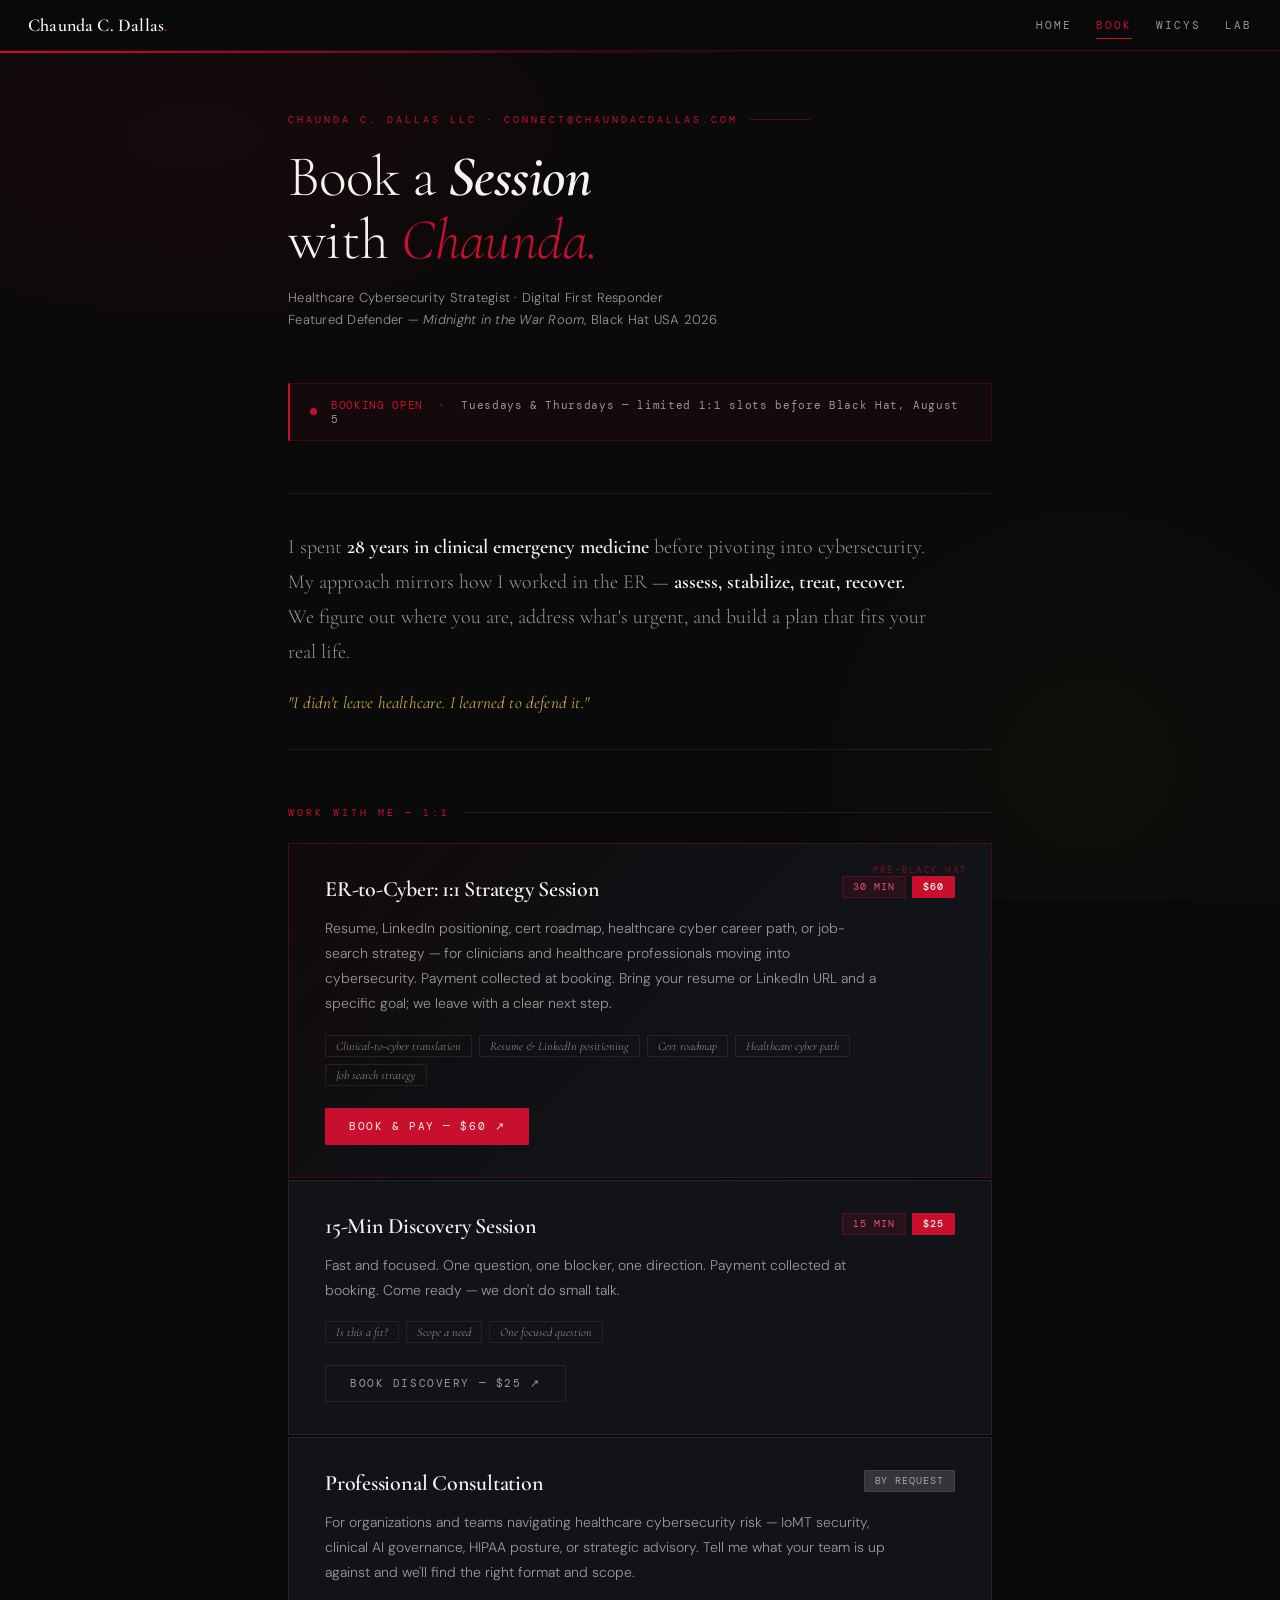
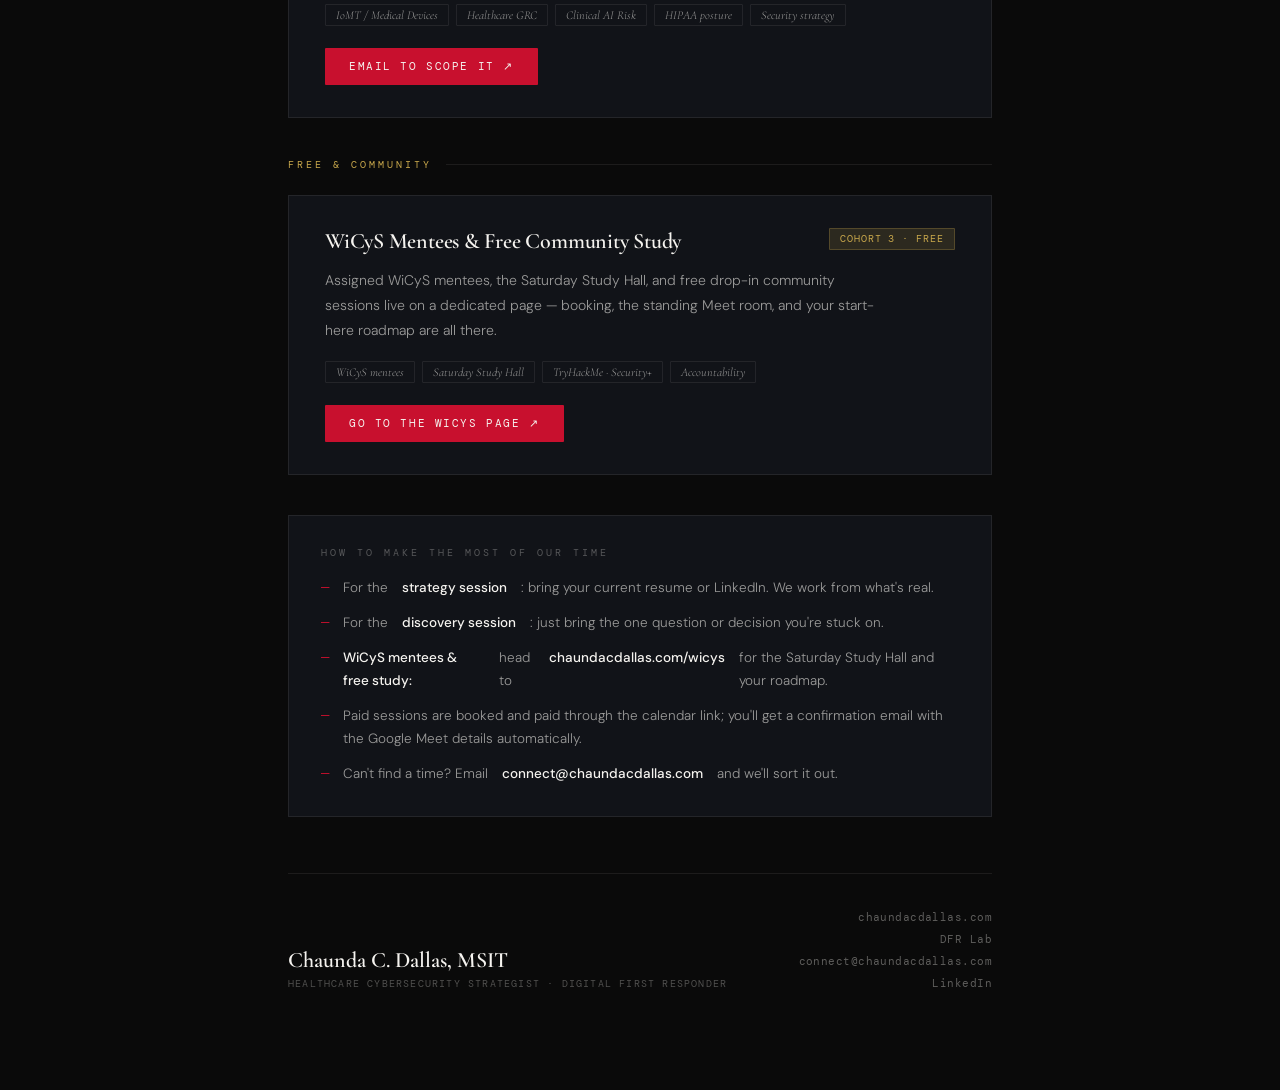
<file: booking.html>
<!DOCTYPE html>
<html lang="en">
<head>
<meta charset="UTF-8">
<meta name="viewport" content="width=device-width, initial-scale=1.0">
<title>Book a Session — Chaunda C. Dallas</title>
<link href="https://fonts.googleapis.com/css2?family=Cormorant+Garamond:ital,wght@0,300;0,400;0,600;0,700;1,300;1,400;1,600&family=DM+Sans:wght@300;400;500&family=DM+Mono:wght@400;500&display=swap" rel="stylesheet">
<style>
  :root {
    --crimson: #C8102E;
    --crimson-dim: rgba(200,16,46,0.12);
    --crimson-glow: rgba(200,16,46,0.06);
    --black: #0a0a0a;
    --deep: #111318;
    --surface: #181b22;
    --surface-raised: #1e2128;
    --white: #f5f3ef;
    --white-dim: rgba(245,243,239,0.6);
    --white-faint: rgba(245,243,239,0.15);
    --gold: #c9a84c;
    --gold-dim: rgba(201,168,76,0.15);
    --border: rgba(245,243,239,0.08);
    --border-accent: rgba(200,16,46,0.3);
  }

  * { margin: 0; padding: 0; box-sizing: border-box; }

  body {
    background: var(--black);
    color: var(--white);
    font-family: 'DM Sans', sans-serif;
    min-height: 100vh;
    overflow-x: hidden;
  }

  body::before {
    content: '';
    position: fixed;
    inset: 0;
    background:
      radial-gradient(ellipse 70% 50% at 15% 15%, rgba(200,16,46,0.07) 0%, transparent 55%),
      radial-gradient(ellipse 50% 70% at 85% 85%, rgba(201,168,76,0.04) 0%, transparent 50%);
    pointer-events: none;
    z-index: 0;
  }

  .container {
    position: relative;
    z-index: 1;
    max-width: 760px;
    margin: 0 auto;
    padding: 0 28px 100px;
  }

  /* ── ECG LINE HEADER DECORATION ── */
  .ecg-bar {
    width: 100%;
    height: 2px;
    background: linear-gradient(to right, var(--crimson), transparent 60%);
    margin-bottom: 0;
    opacity: 0;
    animation: fadeIn 1s ease 0.1s forwards;
  }

  /* ── HEADER ── */
  .header {
    padding: 60px 0 52px;
    opacity: 0;
    animation: fadeUp 0.8s ease 0.2s forwards;
  }

  .header-eyebrow {
    font-family: 'DM Mono', monospace;
    font-size: 10px;
    letter-spacing: 0.3em;
    text-transform: uppercase;
    color: var(--crimson);
    margin-bottom: 20px;
    display: flex;
    align-items: center;
    gap: 12px;
  }

  .header-eyebrow::after {
    content: '';
    flex: 1;
    max-width: 60px;
    height: 1px;
    background: var(--crimson);
    opacity: 0.4;
  }

  .header h1 {
    font-family: 'Cormorant Garamond', serif;
    font-size: clamp(2.4rem, 6vw, 3.6rem);
    font-weight: 300;
    line-height: 1.1;
    color: var(--white);
    margin-bottom: 10px;
    letter-spacing: -0.01em;
  }

  .header h1 em {
    font-style: italic;
    font-weight: 600;
    color: var(--white);
  }

  .header h1 .accent {
    color: var(--crimson);
    font-style: italic;
  }

  .header-sub {
    font-size: 13px;
    font-weight: 300;
    color: var(--white-dim);
    letter-spacing: 0.02em;
    line-height: 1.7;
    margin-top: 14px;
    max-width: 480px;
  }

  /* ── STATUS BANNER ── */
  .status-banner {
    display: flex;
    align-items: center;
    gap: 14px;
    border: 1px solid rgba(200,16,46,0.2);
    border-left: 2px solid var(--crimson);
    padding: 14px 20px;
    margin-bottom: 52px;
    background: var(--crimson-glow);
    opacity: 0;
    animation: fadeUp 0.8s ease 0.35s forwards;
  }

  .pulse-dot {
    width: 7px;
    height: 7px;
    border-radius: 50%;
    background: var(--crimson);
    flex-shrink: 0;
    animation: pulse 2s ease-in-out infinite;
  }

  .status-text {
    font-family: 'DM Mono', monospace;
    font-size: 11px;
    color: var(--crimson);
    letter-spacing: 0.06em;
  }

  .status-text span {
    color: var(--white-dim);
  }

  /* ── BIO ── */
  .bio {
    border-top: 1px solid var(--border);
    border-bottom: 1px solid var(--border);
    padding: 36px 0;
    margin-bottom: 56px;
    opacity: 0;
    animation: fadeUp 0.8s ease 0.45s forwards;
  }

  .bio p {
    font-family: 'Cormorant Garamond', serif;
    font-size: clamp(17px, 2.5vw, 20px);
    font-weight: 300;
    line-height: 1.75;
    color: var(--white-dim);
    max-width: 640px;
  }

  .bio p strong {
    color: var(--white);
    font-weight: 600;
  }

  .bio-signature {
    margin-top: 22px;
    font-family: 'Cormorant Garamond', serif;
    font-style: italic;
    font-size: 17px;
    color: var(--gold);
    letter-spacing: 0.01em;
  }

  /* ── SECTION LABEL ── */
  .section-label {
    font-family: 'DM Mono', monospace;
    font-size: 10px;
    letter-spacing: 0.3em;
    text-transform: uppercase;
    color: var(--white-dim);
    margin-bottom: 24px;
    opacity: 0.5;
  }

  .section-label.zone {
    opacity: 1;
    color: var(--crimson);
    display: flex;
    align-items: center;
    gap: 14px;
    margin-top: 8px;
  }

  .section-label.zone::after {
    content: '';
    flex: 1;
    height: 1px;
    background: var(--border);
  }

  .section-label.zone.free { color: var(--gold); }

  /* ── SESSION CARDS ── */
  .sessions { margin-bottom: 40px; }

  .session-card {
    border: 1px solid var(--border);
    padding: 32px 36px;
    margin-bottom: 2px;
    background: var(--deep);
    position: relative;
    overflow: hidden;
    transition: border-color 0.25s ease;
    opacity: 0;
    animation: fadeUp 0.8s ease 0.5s forwards;
  }

  .session-card:hover { border-color: var(--border-accent); }

  .session-card.featured {
    border-color: rgba(200,16,46,0.25);
    background: linear-gradient(135deg, rgba(200,16,46,0.04) 0%, var(--deep) 60%);
  }

  .session-card.featured::before {
    content: 'PRE-BLACK HAT';
    position: absolute;
    top: 20px; right: 24px;
    font-family: 'DM Mono', monospace;
    font-size: 9px;
    letter-spacing: 0.25em;
    color: var(--crimson);
    opacity: 0.6;
  }

  .session-top {
    display: flex;
    align-items: flex-start;
    justify-content: space-between;
    gap: 16px;
    margin-bottom: 14px;
    flex-wrap: wrap;
  }

  .session-title {
    font-family: 'Cormorant Garamond', serif;
    font-size: 22px;
    font-weight: 600;
    color: var(--white);
    letter-spacing: -0.01em;
    max-width: 60%;
  }

  .session-badges {
    display: flex;
    gap: 6px;
    flex-wrap: wrap;
    flex-shrink: 0;
  }

  .badge {
    font-family: 'DM Mono', monospace;
    font-size: 9.5px;
    letter-spacing: 0.1em;
    padding: 4px 10px;
    text-transform: uppercase;
    border-radius: 1px;
  }

  .badge-duration {
    background: var(--crimson-dim);
    color: #e85070;
    border: 1px solid var(--border-accent);
  }

  .badge-price {
    background: var(--crimson);
    color: var(--white);
    border: 1px solid var(--crimson);
    font-weight: 500;
  }

  .badge-day {
    background: var(--white-faint);
    color: var(--white-dim);
    border: 1px solid var(--border);
  }

  .badge-open {
    background: var(--gold-dim);
    color: var(--gold);
    border: 1px solid rgba(201,168,76,0.25);
  }

  .session-desc {
    font-size: 14px;
    font-weight: 300;
    line-height: 1.8;
    color: var(--white-dim);
    margin-bottom: 18px;
    max-width: 560px;
  }

  .session-tags {
    display: flex;
    flex-wrap: wrap;
    gap: 7px;
    margin-bottom: 22px;
  }

  .tag {
    font-size: 12px;
    font-weight: 300;
    font-style: italic;
    font-family: 'Cormorant Garamond', serif;
    color: var(--white-dim);
    padding: 3px 10px;
    border: 1px solid var(--border);
    border-radius: 1px;
  }

  .cta-row {
    display: flex;
    align-items: center;
    gap: 16px;
    flex-wrap: wrap;
  }

  .btn-primary {
    display: inline-flex;
    align-items: center;
    gap: 8px;
    background: var(--crimson);
    color: var(--white);
    font-family: 'DM Mono', monospace;
    font-size: 10.5px;
    letter-spacing: 0.15em;
    text-transform: uppercase;
    padding: 12px 24px;
    text-decoration: none;
    border-radius: 1px;
    transition: background 0.2s ease;
    border: none;
    cursor: pointer;
  }

  .btn-primary:hover { background: #a50d26; }

  .btn-secondary {
    display: inline-flex;
    align-items: center;
    gap: 8px;
    background: transparent;
    color: var(--white-dim);
    font-family: 'DM Mono', monospace;
    font-size: 10.5px;
    letter-spacing: 0.15em;
    text-transform: uppercase;
    padding: 11px 24px;
    text-decoration: none;
    border-radius: 1px;
    border: 1px solid var(--border);
    transition: all 0.2s ease;
    cursor: pointer;
  }

  .btn-secondary:hover {
    border-color: rgba(245,243,239,0.3);
    color: var(--white);
  }

  /* ── PREP NOTE ── */
  .prep {
    border: 1px solid var(--border);
    padding: 30px 32px;
    margin-bottom: 56px;
    background: var(--deep);
    opacity: 0;
    animation: fadeUp 0.8s ease 0.95s forwards;
  }

  .prep-label {
    font-family: 'DM Mono', monospace;
    font-size: 10px;
    letter-spacing: 0.3em;
    text-transform: uppercase;
    color: var(--white-dim);
    opacity: 0.5;
    margin-bottom: 18px;
  }

  .prep ul {
    list-style: none;
    display: flex;
    flex-direction: column;
    gap: 12px;
  }

  .prep li {
    font-size: 13.5px;
    font-weight: 300;
    color: var(--white-dim);
    line-height: 1.7;
    display: flex;
    gap: 14px;
  }

  .prep li::before {
    content: '—';
    color: var(--crimson);
    font-family: 'DM Mono', monospace;
    flex-shrink: 0;
  }

  .prep li strong { color: var(--white); font-weight: 500; }

  /* ── FOOTER ── */
  .footer {
    display: flex;
    justify-content: space-between;
    align-items: flex-end;
    flex-wrap: wrap;
    gap: 24px;
    padding-top: 36px;
    border-top: 1px solid var(--border);
    opacity: 0;
    animation: fadeUp 0.8s ease 1.05s forwards;
  }

  .footer-name {
    font-family: 'Cormorant Garamond', serif;
    font-size: 22px;
    font-weight: 600;
    color: var(--white);
    margin-bottom: 4px;
  }

  .footer-title {
    font-family: 'DM Mono', monospace;
    font-size: 10px;
    letter-spacing: 0.12em;
    color: var(--white-dim);
    text-transform: uppercase;
    opacity: 0.5;
  }

  .footer-links {
    display: flex;
    flex-direction: column;
    align-items: flex-end;
    gap: 8px;
  }

  .footer-links a {
    font-family: 'DM Mono', monospace;
    font-size: 11px;
    color: var(--white-dim);
    text-decoration: none;
    letter-spacing: 0.04em;
    transition: color 0.2s ease;
    opacity: 0.6;
  }

  .footer-links a:hover { color: var(--crimson); opacity: 1; }

  /* ── ANIMATIONS ── */
  @keyframes fadeUp {
    from { opacity: 0; transform: translateY(16px); }
    to   { opacity: 1; transform: translateY(0); }
  }

  @keyframes fadeIn {
    from { opacity: 0; }
    to   { opacity: 1; }
  }

  @keyframes pulse {
    0%, 100% { opacity: 1; transform: scale(1); }
    50%       { opacity: 0.4; transform: scale(0.8); }
  }

  @media (prefers-reduced-motion: reduce) {
    * { animation: none !important; opacity: 1 !important; }
  }

  /* ── RESPONSIVE ── */
  @media (max-width: 600px) {
    .container { padding: 0 18px 70px; }
    .header { padding: 44px 0 40px; }
    .session-card { padding: 24px 20px; }
    .session-title { max-width: 100%; }
    .prep { padding: 22px 20px; }
    .footer { flex-direction: column; align-items: flex-start; }
    .footer-links { align-items: flex-start; }
    .session-top { flex-direction: column; }
  }
</style>
</head>
<body>

<!-- ===== CCD UNIVERSAL NAV BAR ===== -->
<nav class="ccd-nav">
  <a class="ccd-nav-brand" href="https://chaundacdallas.com">Chaunda C. Dallas<span class="ccd-nav-dot">.</span></a>
  <div class="ccd-nav-links">
    <a href="https://chaundacdallas.com">Home</a>
    <a class="active" href="https://chaundacdallas.com/book">Book</a>
    <a href="https://chaundacdallas.com/wicys">WiCyS</a>
    <a href="https://lab.chaundacdallas.com/">Lab</a>
  </div>
</nav>
<style>
  .ccd-nav{position:sticky;top:0;z-index:1000;display:flex;align-items:center;justify-content:space-between;gap:20px;flex-wrap:wrap;padding:14px 28px;background:rgba(10,10,10,0.82);backdrop-filter:blur(12px);-webkit-backdrop-filter:blur(12px);border-bottom:1px solid rgba(200,16,46,0.25);font-family:'DM Mono',ui-monospace,monospace;}
  .ccd-nav-brand{font-family:'Cormorant Garamond',Georgia,serif;font-size:18px;font-weight:600;letter-spacing:0.01em;color:#f5f3ef;text-decoration:none;white-space:nowrap;}
  .ccd-nav-dot{color:#C8102E;}
  .ccd-nav-links{display:flex;gap:24px;flex-wrap:wrap;}
  .ccd-nav-links a{font-size:11px;letter-spacing:0.18em;text-transform:uppercase;color:rgba(245,243,239,0.6);text-decoration:none;padding:4px 0;position:relative;transition:color .2s ease;}
  .ccd-nav-links a:hover{color:#f5f3ef;}
  .ccd-nav-links a.active{color:#C8102E;}
  .ccd-nav-links a.active::after{content:'';position:absolute;left:0;right:0;bottom:-3px;height:1px;background:#C8102E;}
  @media (max-width:600px){.ccd-nav{padding:12px 18px;gap:10px;}.ccd-nav-brand{font-size:16px;}.ccd-nav-links{gap:16px;width:100%;}.ccd-nav-links a{font-size:10px;letter-spacing:0.12em;}}
</style>
<!-- ===== END CCD NAV BAR ===== -->

<div class="ecg-bar"></div>

<div class="container">

  <!-- HEADER -->
  <div class="header">
    <div class="header-eyebrow">Chaunda C. Dallas LLC · connect@chaundacdallas.com</div>
    <h1>Book a <em>Session</em><br>with <span class="accent">Chaunda.</span></h1>
    <p class="header-sub">Healthcare Cybersecurity Strategist · Digital First Responder<br>Featured Defender — <em>Midnight in the War Room</em>, Black Hat USA 2026</p>
  </div>

  <!-- STATUS BANNER -->
  <div class="status-banner">
    <div class="pulse-dot"></div>
    <div class="status-text">
      BOOKING OPEN &nbsp;·&nbsp; <span>Tuesdays &amp; Thursdays — limited 1:1 slots before Black Hat, August 5</span>
    </div>
  </div>

  <!-- BIO -->
  <div class="bio">
    <p>I spent <strong>28 years in clinical emergency medicine</strong> before pivoting into cybersecurity. My approach mirrors how I worked in the ER — <strong>assess, stabilize, treat, recover.</strong> We figure out where you are, address what's urgent, and build a plan that fits your real life.</p>
    <div class="bio-signature">"I didn't leave healthcare. I learned to defend it."</div>
  </div>

  <!-- ════════ PAID SESSIONS ════════ -->
  <div class="section-label zone">Work With Me — 1:1</div>

  <div class="sessions">

    <!-- STRATEGY SESSION (FEATURED / PAID) -->
    <div class="session-card featured">
      <div class="session-top">
        <div class="session-title">ER-to-Cyber: 1:1 Strategy Session</div>
        <div class="session-badges">
          <span class="badge badge-duration">30 min</span>
          <span class="badge badge-price">$60</span>
        </div>
      </div>
      <p class="session-desc">Resume, LinkedIn positioning, cert roadmap, healthcare cyber career path, or job-search strategy — for clinicians and healthcare professionals moving into cybersecurity. Payment collected at booking. Bring your resume or LinkedIn URL and a specific goal; we leave with a clear next step.</p>
      <div class="session-tags">
        <span class="tag">Clinical-to-cyber translation</span>
        <span class="tag">Resume &amp; LinkedIn positioning</span>
        <span class="tag">Cert roadmap</span>
        <span class="tag">Healthcare cyber path</span>
        <span class="tag">Job search strategy</span>
      </div>
      <div class="cta-row">
        <a href="https://calendar.app.google/TRJQYuKhGCFC5Duz6" class="btn-primary" target="_blank" rel="noopener">Book &amp; Pay — $60 ↗</a>
      </div>
    </div>

    <!-- DISCOVERY SESSION -->
    <div class="session-card">
      <div class="session-top">
        <div class="session-title">15-Min Discovery Session</div>
        <div class="session-badges">
          <span class="badge badge-duration">15 min</span>
          <span class="badge badge-price">$25</span>
        </div>
      </div>
      <p class="session-desc">Fast and focused. One question, one blocker, one direction. Payment collected at booking. Come ready — we don't do small talk.</p>
      <div class="session-tags">
        <span class="tag">Is this a fit?</span>
        <span class="tag">Scope a need</span>
        <span class="tag">One focused question</span>
      </div>
      <div class="cta-row">
        <a href="https://calendar.app.google/SXaCUi5mHQSdZfz47" class="btn-secondary" target="_blank" rel="noopener">Book Discovery — $25 ↗</a>
      </div>
    </div>

    <!-- PROFESSIONAL CONSULTATION (EMAIL-ONLY, ORG TIER) -->
    <div class="session-card">
      <div class="session-top">
        <div class="session-title">Professional Consultation</div>
        <div class="session-badges">
          <span class="badge badge-day">By Request</span>
        </div>
      </div>
      <p class="session-desc">For organizations and teams navigating healthcare cybersecurity risk — IoMT security, clinical AI governance, HIPAA posture, or strategic advisory. Tell me what your team is up against and we'll find the right format and scope.</p>
      <div class="session-tags">
        <span class="tag">IoMT / Medical Devices</span>
        <span class="tag">Healthcare GRC</span>
        <span class="tag">Clinical AI Risk</span>
        <span class="tag">HIPAA posture</span>
        <span class="tag">Security strategy</span>
      </div>
      <div class="cta-row">
        <a href="mailto:connect@chaundacdallas.com?subject=Professional%20Consultation%20Inquiry" class="btn-primary">Email to Scope It ↗</a>
      </div>
    </div>

  </div>

  <!-- ════════ FREE & COMMUNITY → /wicys ════════ -->
  <div class="section-label zone free">Free &amp; Community</div>

  <div class="sessions">

    <div class="session-card">
      <div class="session-top">
        <div class="session-title">WiCyS Mentees &amp; Free Community Study</div>
        <div class="session-badges">
          <span class="badge badge-open">Cohort 3 · Free</span>
        </div>
      </div>
      <p class="session-desc">Assigned WiCyS mentees, the Saturday Study Hall, and free drop-in community sessions live on a dedicated page — booking, the standing Meet room, and your start-here roadmap are all there.</p>
      <div class="session-tags">
        <span class="tag">WiCyS mentees</span>
        <span class="tag">Saturday Study Hall</span>
        <span class="tag">TryHackMe · Security+</span>
        <span class="tag">Accountability</span>
      </div>
      <div class="cta-row">
        <a href="https://chaundacdallas.com/wicys" class="btn-primary" target="_blank" rel="noopener">Go to the WiCyS Page ↗</a>
      </div>
    </div>

  </div>

  <!-- PREP NOTE -->
  <div class="prep">
    <div class="prep-label">How to make the most of our time</div>
    <ul>
      <li>For the <strong>strategy session</strong>: bring your current resume or LinkedIn. We work from what's real.</li>
      <li>For the <strong>discovery session</strong>: just bring the one question or decision you're stuck on.</li>
      <li><strong>WiCyS mentees &amp; free study:</strong> head to <strong>chaundacdallas.com/wicys</strong> for the Saturday Study Hall and your roadmap.</li>
      <li>Paid sessions are booked and paid through the calendar link; you'll get a confirmation email with the Google Meet details automatically.</li>
      <li>Can't find a time? Email <strong>connect@chaundacdallas.com</strong> and we'll sort it out.</li>
    </ul>
  </div>

  <!-- FOOTER -->
  <div class="footer">
    <div class="footer-left">
      <div class="footer-name">Chaunda C. Dallas, MSIT</div>
      <div class="footer-title">Healthcare Cybersecurity Strategist · Digital First Responder</div>
    </div>
    <div class="footer-links">
      <a href="https://chaundacdallas.com" target="_blank" rel="noopener">chaundacdallas.com</a>
      <a href="https://lab.chaundacdallas.com/" target="_blank" rel="noopener">DFR Lab</a>
      <a href="mailto:connect@chaundacdallas.com">connect@chaundacdallas.com</a>
      <a href="https://linkedin.com/in/chaundacdallas" target="_blank" rel="noopener">LinkedIn</a>
    </div>
  </div>

</div>
</body>
</html>
</file>
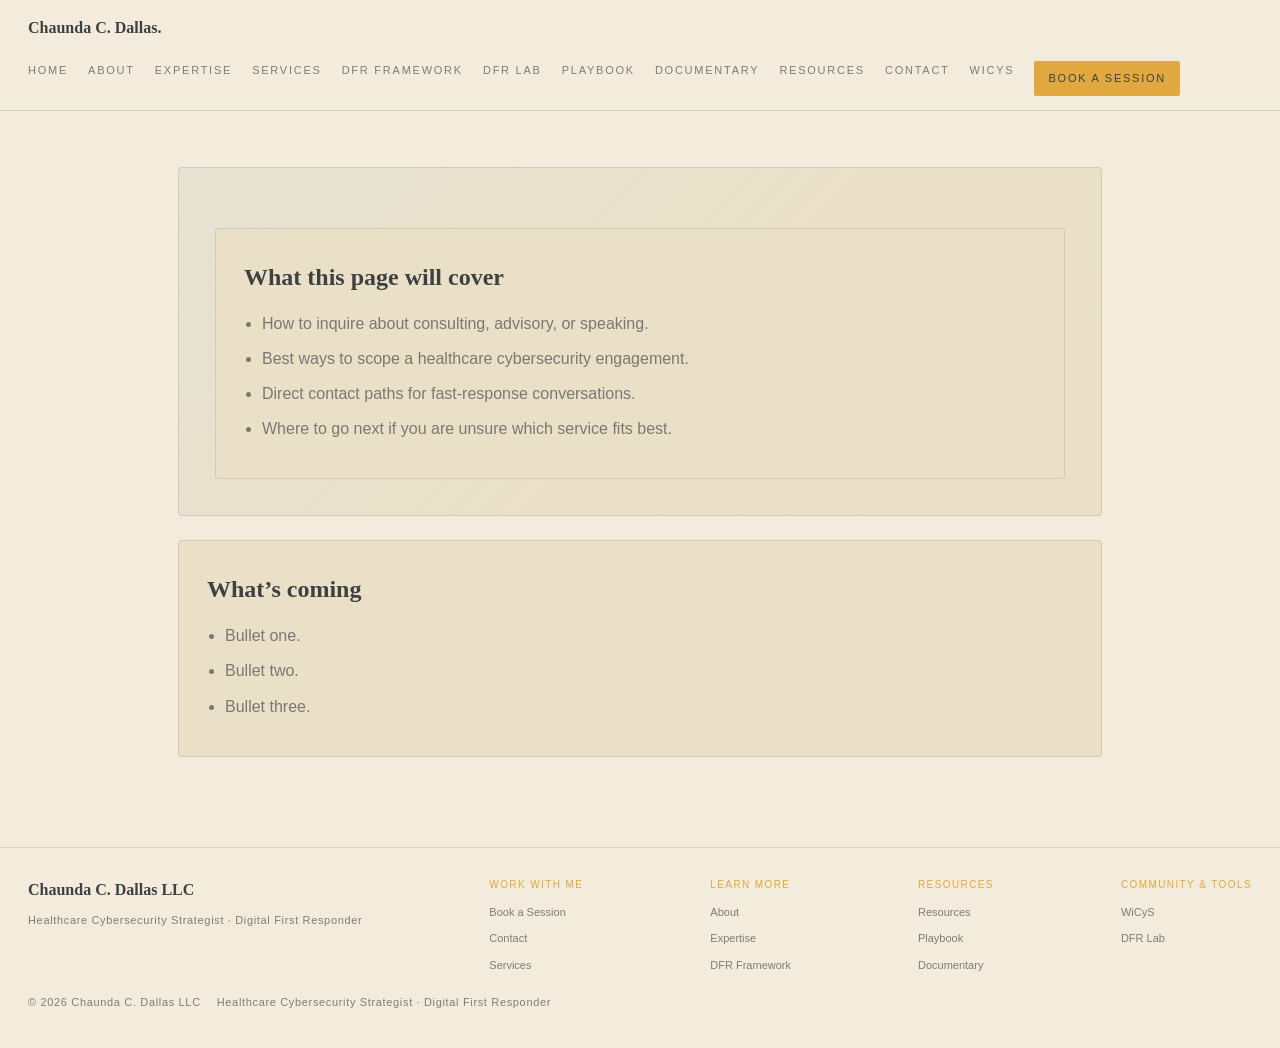
<file: contact.html>
<!DOCTYPE html>
<html lang="en">
<head>
  <meta charset="UTF-8">
  <meta name="viewport" content="width=device-width, initial-scale=1.0">
  <!-- 1. UPDATE THIS FOR EACH PAGE -->
  <title>Secure Engagement Inquiries — Chaunda C. Dallas</title>
  <meta name="description" content="PAGE DESCRIPTION">
  <link rel="stylesheet" href="styles.css">
</head>
<body>

  <!-- ===== NEW CCD NAV BAR ===== -->
  <nav class="ccd-nav">
    <a class="ccd-nav-brand" href="https://chaundacdallas.com">Chaunda C. Dallas<span class="ccd-nav-dot">.</span></a>
    <div class="ccd-nav-links">
      <a href="https://chaundacdallas.com">Home</a>
      <a href="https://chaundacdallas.com/#about">About</a>
      <a href="https://chaundacdallas.com/expertise">Expertise</a>
      <a href="https://chaundacdallas.com/services">Services</a>
      <a href="https://chaundacdallas.com/dfr-framework">DFR Framework</a>
      <a href="https://lab.chaundacdallas.com/" target="_blank" rel="noopener">DFR Lab</a>
      <a href="https://chaundacdallas.com/playbook">Playbook</a>
      <a href="https://chaundacdallas.com/documentary">Documentary</a>
      <a href="https://chaundacdallas.com/resources">Resources</a>
      <a href="https://chaundacdallas.com/contact">Contact</a>
      <a href="https://chaundacdallas.com/wicys">WiCyS</a>
      <a href="https://chaundacdallas.com/book" class="nav-book">Book a Session</a>
    </div>
  </nav>

  <!-- ===== MAIN CONTENT AREA ===== -->
  <main class="page-shell">
    <section class="page-hero">
     <div class="page-placeholder">
  <h2>What this page will cover</h2>
  <ul>
    <li>How to inquire about consulting, advisory, or speaking.</li>
    <li>Best ways to scope a healthcare cybersecurity engagement.</li>
    <li>Direct contact paths for fast-response conversations.</li>
    <li>Where to go next if you are unsure which service fits best.</li>
  </ul>
</div>
    </section>

    <section class="page-placeholder">
      <h2>What’s coming</h2>
      <ul>
        <li>Bullet one.</li>
        <li>Bullet two.</li>
        <li>Bullet three.</li>
      </ul>
    </section>
  </main>

  <!-- ===== NEW CCD FOOTER ===== -->
  <footer class="ccd-footer">
    <div class="ccd-footer-col">
      <div class="ccd-footer-brand">Chaunda C<span>.</span> Dallas LLC</div>
      <div class="ccd-footer-meta">Healthcare Cybersecurity Strategist · Digital First Responder</div>
    </div>

    <div class="ccd-footer-col">
      <div class="ccd-footer-heading">Work With Me</div>
      <a href="https://chaundacdallas.com/book">Book a Session</a>
      <a href="https://chaundacdallas.com/contact">Contact</a>
      <a href="https://chaundacdallas.com/services">Services</a>
    </div>

    <div class="ccd-footer-col">
      <div class="ccd-footer-heading">Learn More</div>
      <a href="https://chaundacdallas.com/#about">About</a>
      <a href="https://chaundacdallas.com/expertise">Expertise</a>
      <a href="https://chaundacdallas.com/dfr-framework">DFR Framework</a>
    </div>

    <div class="ccd-footer-col">
      <div class="ccd-footer-heading">Resources</div>
      <a href="https://chaundacdallas.com/resources">Resources</a>
      <a href="https://chaundacdallas.com/playbook">Playbook</a>
      <a href="https://chaundacdallas.com/documentary">Documentary</a>
    </div>

    <div class="ccd-footer-col">
      <div class="ccd-footer-heading">Community & Tools</div>
      <a href="https://chaundacdallas.com/wicys">WiCyS</a>
      <a href="https://lab.chaundacdallas.com/" target="_blank" rel="noopener">DFR Lab</a>
    </div>

    <div class="ccd-footer-bottom">
      <span>© 2026 Chaunda C. Dallas LLC</span>
      <span>Healthcare Cybersecurity Strategist · Digital First Responder</span>
    </div>
  </footer>

</body>
</html>
</file>
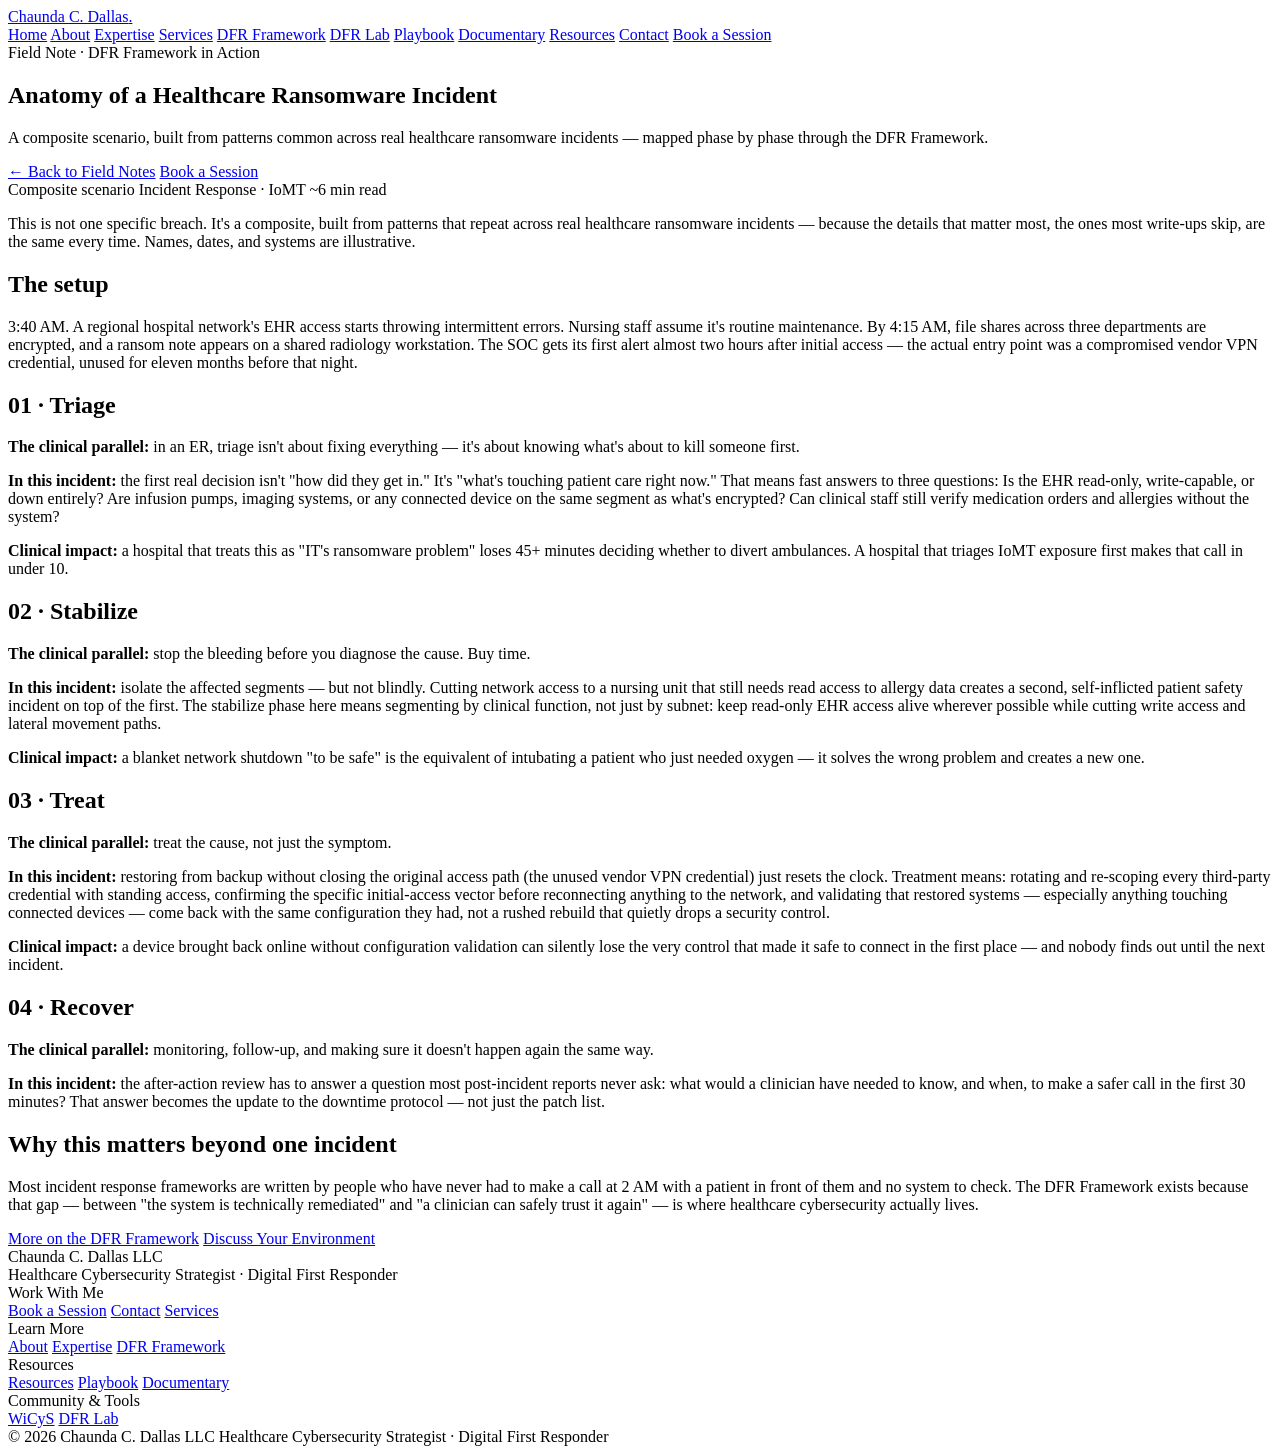
<file: dfr-framework.html>
<!DOCTYPE html>
<html lang="en">
<head>
  <meta charset="UTF-8">
  <meta name="viewport" content="width=device-width, initial-scale=1.0">
  <title>Anatomy of a Healthcare Ransomware Incident — Chaunda C. Dallas</title>
  <meta name="description" content="A composite walkthrough of a hospital ransomware incident, mapped through the DFR Framework: Triage, Stabilize, Treat, Recover.">
  <link rel="stylesheet" href="https://chaundacdallas.com/styles.css">
</head>
<body>

  <nav class="ccd-nav">
    <a class="ccd-nav-brand" href="https://chaundacdallas.com">Chaunda C. Dallas<span class="ccd-nav-dot">.</span></a>
    <div class="ccd-nav-links">
      <a href="https://chaundacdallas.com">Home</a>
      <a href="https://chaundacdallas.com/#about">About</a>
      <a href="https://chaundacdallas.com/expertise">Expertise</a>
      <a href="https://chaundacdallas.com/services">Services</a>
      <a href="https://chaundacdallas.com/dfr-framework">DFR Framework</a>
      <a href="https://lab.chaundacdallas.com/" target="_blank" rel="noopener">DFR Lab</a>
      <a href="https://chaundacdallas.com/playbook" class="active">Playbook</a>
      <a href="https://chaundacdallas.com/documentary">Documentary</a>
      <a href="https://chaundacdallas.com/resources">Resources</a>
      <a href="https://chaundacdallas.com/contact">Contact</a>
      <a href="https://chaundacdallas.com/book" class="nav-book">Book a Session</a>
    </div>
  </nav>

  <main class="page-shell">
    <section class="page-hero">
      <div class="page-kicker">Field Note · DFR Framework in Action</div>
      <h1>Anatomy of a Healthcare Ransomware Incident</h1>
      <p>A composite scenario, built from patterns common across real healthcare ransomware incidents — mapped phase by phase through the DFR Framework.</p>
      <div class="page-actions">
        <a href="https://chaundacdallas.com/playbook" class="btn-secondary">← Back to Field Notes</a>
        <a href="https://chaundacdallas.com/book" class="btn-primary">Book a Session</a>
      </div>
    </section>

    <section class="page-placeholder">
      <div class="note-body">
        <div class="note-meta-bar">
          <span>Composite scenario</span>
          <span>Incident Response · IoMT</span>
          <span>~6 min read</span>
        </div>

        <p>This is not one specific breach. It's a composite, built from patterns that repeat across real healthcare ransomware incidents — because the details that matter most, the ones most write-ups skip, are the same every time. Names, dates, and systems are illustrative.</p>

        <h2>The setup</h2>
        <p>3:40 AM. A regional hospital network's EHR access starts throwing intermittent errors. Nursing staff assume it's routine maintenance. By 4:15 AM, file shares across three departments are encrypted, and a ransom note appears on a shared radiology workstation. The SOC gets its first alert almost two hours after initial access — the actual entry point was a compromised vendor VPN credential, unused for eleven months before that night.</p>

        <h2>01 · Triage</h2>
        <p><strong>The clinical parallel:</strong> in an ER, triage isn't about fixing everything — it's about knowing what's about to kill someone first.</p>
        <p><strong>In this incident:</strong> the first real decision isn't "how did they get in." It's "what's touching patient care right now." That means fast answers to three questions: Is the EHR read-only, write-capable, or down entirely? Are infusion pumps, imaging systems, or any connected device on the same segment as what's encrypted? Can clinical staff still verify medication orders and allergies without the system?</p>
        <div class="note-clinical-impact">
          <p><strong>Clinical impact:</strong> a hospital that treats this as "IT's ransomware problem" loses 45+ minutes deciding whether to divert ambulances. A hospital that triages IoMT exposure first makes that call in under 10.</p>
        </div>

        <h2>02 · Stabilize</h2>
        <p><strong>The clinical parallel:</strong> stop the bleeding before you diagnose the cause. Buy time.</p>
        <p><strong>In this incident:</strong> isolate the affected segments — but not blindly. Cutting network access to a nursing unit that still needs read access to allergy data creates a second, self-inflicted patient safety incident on top of the first. The stabilize phase here means segmenting by clinical function, not just by subnet: keep read-only EHR access alive wherever possible while cutting write access and lateral movement paths.</p>
        <div class="note-clinical-impact">
          <p><strong>Clinical impact:</strong> a blanket network shutdown "to be safe" is the equivalent of intubating a patient who just needed oxygen — it solves the wrong problem and creates a new one.</p>
        </div>

        <h2>03 · Treat</h2>
        <p><strong>The clinical parallel:</strong> treat the cause, not just the symptom.</p>
        <p><strong>In this incident:</strong> restoring from backup without closing the original access path (the unused vendor VPN credential) just resets the clock. Treatment means: rotating and re-scoping every third-party credential with standing access, confirming the specific initial-access vector before reconnecting anything to the network, and validating that restored systems — especially anything touching connected devices — come back with the same configuration they had, not a rushed rebuild that quietly drops a security control.</p>
        <div class="note-clinical-impact">
          <p><strong>Clinical impact:</strong> a device brought back online without configuration validation can silently lose the very control that made it safe to connect in the first place — and nobody finds out until the next incident.</p>
        </div>

        <h2>04 · Recover</h2>
        <p><strong>The clinical parallel:</strong> monitoring, follow-up, and making sure it doesn't happen again the same way.</p>
        <p><strong>In this incident:</strong> the after-action review has to answer a question most post-incident reports never ask: what would a clinician have needed to know, and when, to make a safer call in the first 30 minutes? That answer becomes the update to the downtime protocol — not just the patch list.</p>

        <h2>Why this matters beyond one incident</h2>
        <p>Most incident response frameworks are written by people who have never had to make a call at 2 AM with a patient in front of them and no system to check. The DFR Framework exists because that gap — between "the system is technically remediated" and "a clinician can safely trust it again" — is where healthcare cybersecurity actually lives.</p>

        <div class="page-actions">
          <a href="https://chaundacdallas.com/dfr-framework" class="btn-secondary">More on the DFR Framework</a>
          <a href="https://chaundacdallas.com/contact" class="btn-primary">Discuss Your Environment</a>
        </div>
      </div>
    </section>
  </main>

  <footer class="ccd-footer">
    <div class="ccd-footer-col">
      <div class="ccd-footer-brand">Chaunda C<span>.</span> Dallas LLC</div>
      <div class="ccd-footer-meta">Healthcare Cybersecurity Strategist · Digital First Responder</div>
    </div>
    <div class="ccd-footer-col">
      <div class="ccd-footer-heading">Work With Me</div>
      <a href="https://chaundacdallas.com/book">Book a Session</a>
      <a href="https://chaundacdallas.com/contact">Contact</a>
      <a href="https://chaundacdallas.com/services">Services</a>
    </div>
    <div class="ccd-footer-col">
      <div class="ccd-footer-heading">Learn More</div>
      <a href="https://chaundacdallas.com/#about">About</a>
      <a href="https://chaundacdallas.com/expertise">Expertise</a>
      <a href="https://chaundacdallas.com/dfr-framework">DFR Framework</a>
    </div>
    <div class="ccd-footer-col">
      <div class="ccd-footer-heading">Resources</div>
      <a href="https://chaundacdallas.com/resources">Resources</a>
      <a href="https://chaundacdallas.com/playbook">Playbook</a>
      <a href="https://chaundacdallas.com/documentary">Documentary</a>
    </div>
    <div class="ccd-footer-col">
      <div class="ccd-footer-heading">Community &amp; Tools</div>
      <a href="https://chaundacdallas.com/wicys">WiCyS</a>
      <a href="https://lab.chaundacdallas.com/" target="_blank" rel="noopener">DFR Lab</a>
    </div>
    <div class="ccd-footer-bottom">
      <span>© 2026 Chaunda C. Dallas LLC</span>
      <span>Healthcare Cybersecurity Strategist · Digital First Responder</span>
    </div>
  </footer>

</body>
</html>
</file>
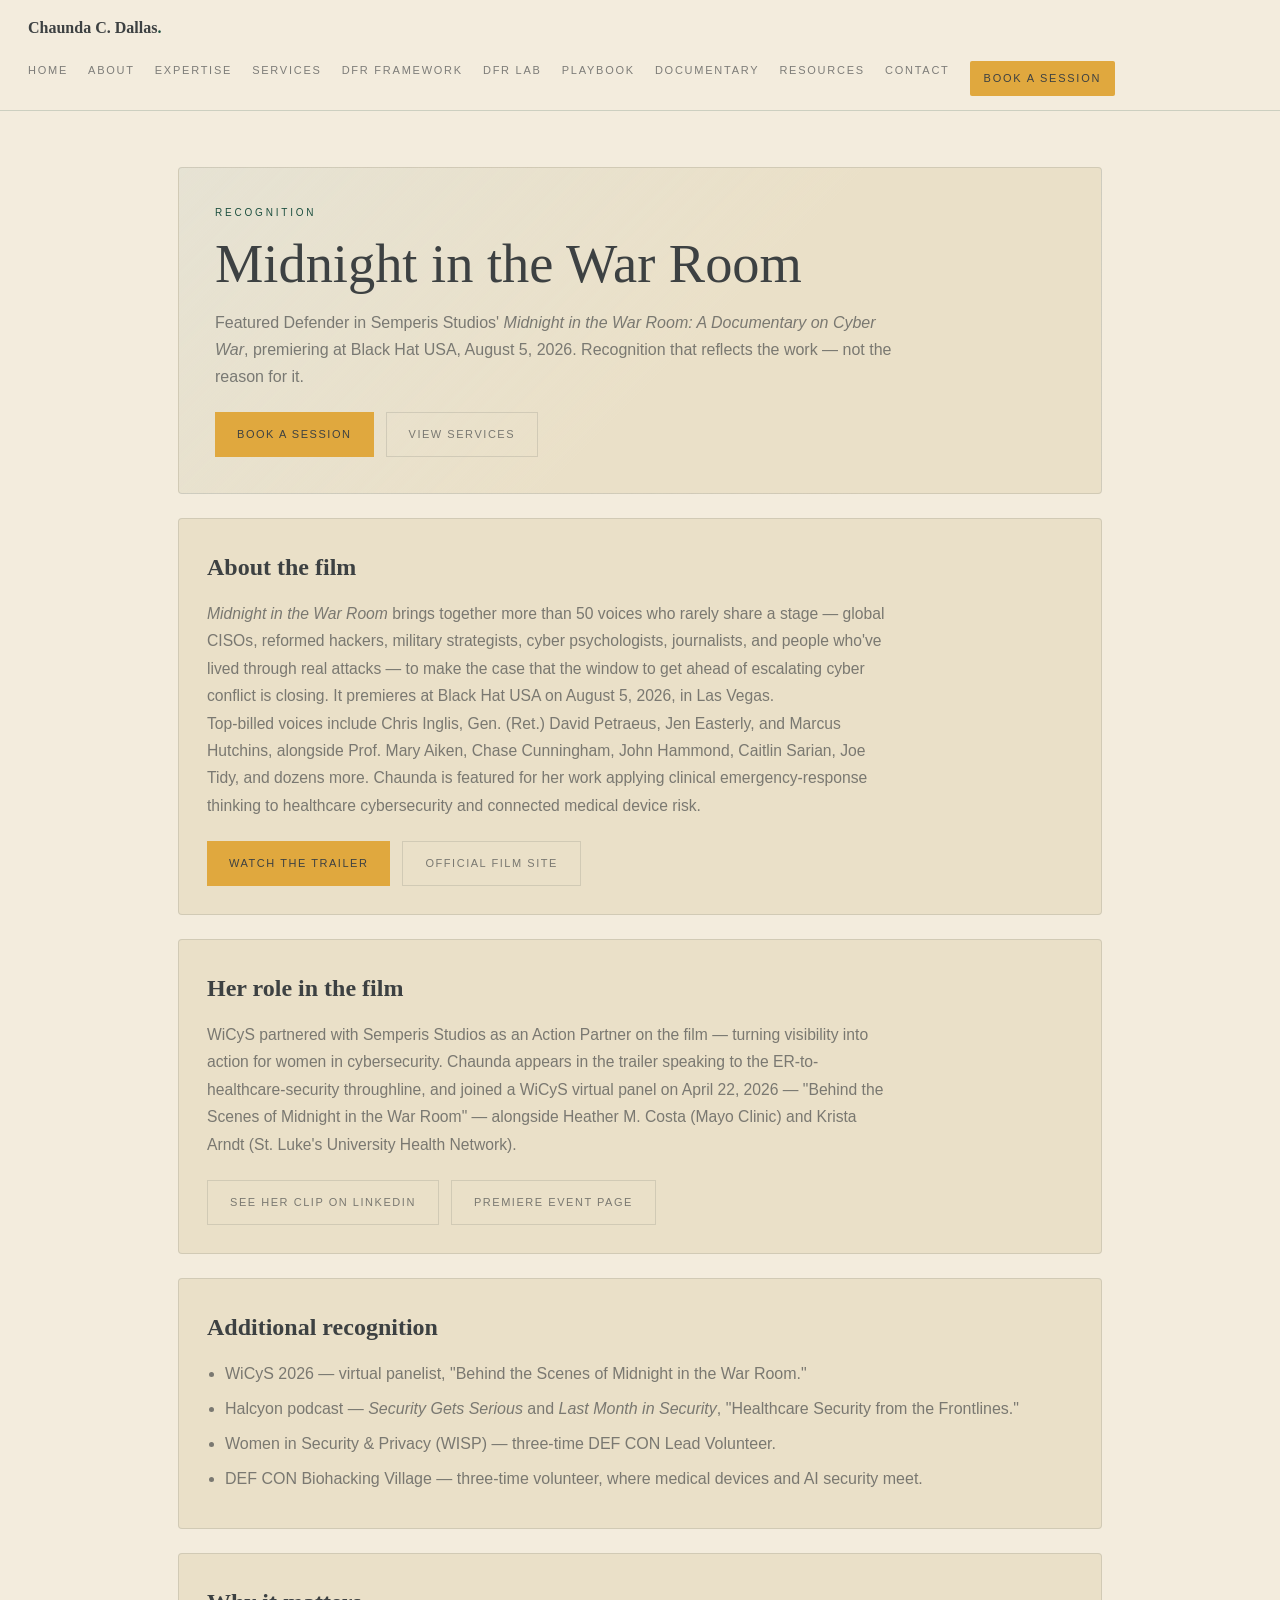
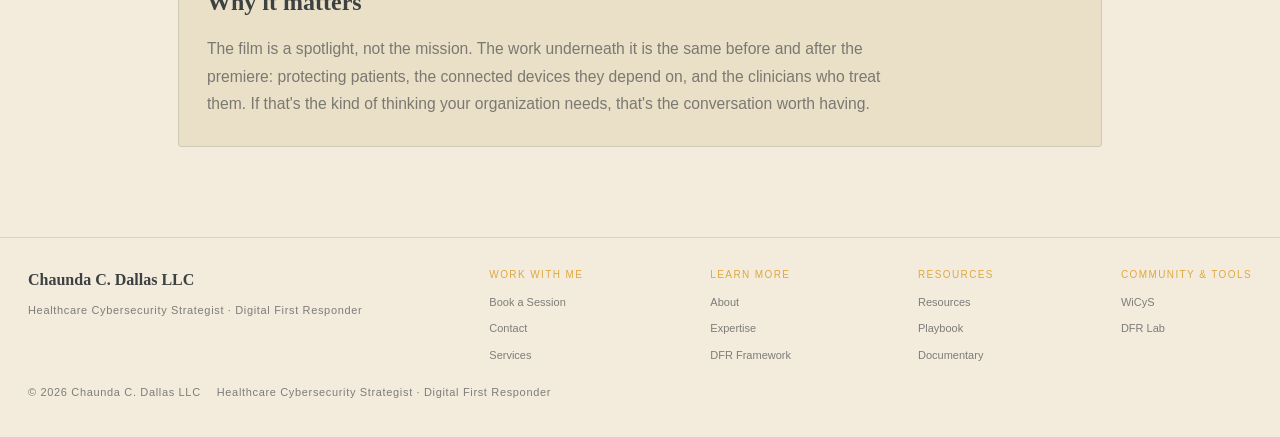
<file: documentary.html>
<!DOCTYPE html>
<html lang="en">
<head>
  <meta charset="UTF-8">
  <meta name="viewport" content="width=device-width, initial-scale=1.0">
  <title>Midnight in the War Room Feature — Chaunda C. Dallas</title>
  <meta name="description" content="Featured defender recognition and public validation for Chaunda C. Dallas's healthcare cybersecurity work.">
  <link rel="stylesheet" href="styles.css">
</head>
<body>
  <nav class="ccd-nav">
    <a class="ccd-nav-brand" href="https://chaundacdallas.com">Chaunda C. Dallas<span class="ccd-nav-dot">.</span></a>
    <div class="ccd-nav-links">
      <a href="https://chaundacdallas.com">Home</a>
      <a href="https://chaundacdallas.com/#about">About</a>
      <a href="https://chaundacdallas.com/expertise">Expertise</a>
      <a href="https://chaundacdallas.com/services">Services</a>
      <a href="https://chaundacdallas.com/dfr-framework">DFR Framework</a>
      <a href="https://lab.chaundacdallas.com/" target="_blank" rel="noopener">DFR Lab</a>
      <a href="https://chaundacdallas.com/playbook">Playbook</a>
      <a href="https://chaundacdallas.com/documentary" class="active">Documentary</a>
      <a href="https://chaundacdallas.com/resources">Resources</a>
      <a href="https://chaundacdallas.com/contact">Contact</a>
      <a href="https://chaundacdallas.com/book" class="nav-book">Book a Session</a>
    </div>
  </nav>
  <main class="page-shell">
    <section class="page-hero">
      <div class="page-kicker">Recognition</div>
      <h1>Midnight in the War Room</h1>
      <p>Featured Defender in Semperis Studios' <em>Midnight in the War Room: A Documentary on Cyber War</em>, premiering at Black Hat USA, August 5, 2026. Recognition that reflects the work — not the reason for it.</p>
      <div class="page-actions">
        <a href="https://chaundacdallas.com/book" class="btn-primary">Book a Session</a>
        <a href="https://chaundacdallas.com/services" class="btn-secondary">View Services</a>
      </div>
    </section>

    <section class="page-placeholder">
      <h2>About the film</h2>
      <p class="framework-intro"><em>Midnight in the War Room</em> brings together more than 50 voices who rarely share a stage — global CISOs, reformed hackers, military strategists, cyber psychologists, journalists, and people who've lived through real attacks — to make the case that the window to get ahead of escalating cyber conflict is closing. It premieres at Black Hat USA on August 5, 2026, in Las Vegas.</p>
      <p class="framework-intro">Top-billed voices include Chris Inglis, Gen. (Ret.) David Petraeus, Jen Easterly, and Marcus Hutchins, alongside Prof. Mary Aiken, Chase Cunningham, John Hammond, Caitlin Sarian, Joe Tidy, and dozens more. Chaunda is featured for her work applying clinical emergency-response thinking to healthcare cybersecurity and connected medical device risk.</p>
      <div class="page-actions">
        <a href="https://youtu.be/Bin6Gz2zMhE" target="_blank" rel="noopener" class="btn-primary">Watch the Trailer</a>
        <a href="https://www.semperis.com/midnight-in-the-war-room/" target="_blank" rel="noopener" class="btn-secondary">Official Film Site</a>
      </div>
    </section>

    <section class="page-placeholder">
      <h2>Her role in the film</h2>
      <p class="framework-intro">WiCyS partnered with Semperis Studios as an Action Partner on the film — turning visibility into action for women in cybersecurity. Chaunda appears in the trailer speaking to the ER-to-healthcare-security throughline, and joined a WiCyS virtual panel on April 22, 2026 — "Behind the Scenes of Midnight in the War Room" — alongside Heather M. Costa (Mayo Clinic) and Krista Arndt (St. Luke's University Health Network).</p>
      <div class="page-actions">
        <a href="https://www.linkedin.com/posts/chaundacdallas_er-healthcare-iomt-ugcPost-7452954788813688832-OuOQ/" target="_blank" rel="noopener" class="btn-secondary">See Her Clip on LinkedIn</a>
        <a href="https://www.linkedin.com/events/midnightinthewarroompremiereatb7470916372777189384/" target="_blank" rel="noopener" class="btn-secondary">Premiere Event Page</a>
      </div>
    </section>

    <section class="page-placeholder">
      <h2>Additional recognition</h2>
      <ul>
        <li>WiCyS 2026 — virtual panelist, "Behind the Scenes of Midnight in the War Room."</li>
        <li>Halcyon podcast — <em>Security Gets Serious</em> and <em>Last Month in Security</em>, "Healthcare Security from the Frontlines."</li>
        <li>Women in Security &amp; Privacy (WISP) — three-time DEF CON Lead Volunteer.</li>
        <li>DEF CON Biohacking Village — three-time volunteer, where medical devices and AI security meet.</li>
      </ul>
    </section>

    <section class="page-placeholder">
      <h2>Why it matters</h2>
      <p class="framework-intro">The film is a spotlight, not the mission. The work underneath it is the same before and after the premiere: protecting patients, the connected devices they depend on, and the clinicians who treat them. If that's the kind of thinking your organization needs, that's the conversation worth having.</p>
    </section>
  </main>
  <footer class="ccd-footer">
    <div class="ccd-footer-col">
      <div class="ccd-footer-brand">Chaunda C<span>.</span> Dallas LLC</div>
      <div class="ccd-footer-meta">Healthcare Cybersecurity Strategist · Digital First Responder</div>
    </div>
    <div class="ccd-footer-col">
      <div class="ccd-footer-heading">Work With Me</div>
      <a href="https://chaundacdallas.com/book">Book a Session</a>
      <a href="https://chaundacdallas.com/contact">Contact</a>
      <a href="https://chaundacdallas.com/services">Services</a>
    </div>
    <div class="ccd-footer-col">
      <div class="ccd-footer-heading">Learn More</div>
      <a href="https://chaundacdallas.com/#about">About</a>
      <a href="https://chaundacdallas.com/expertise">Expertise</a>
      <a href="https://chaundacdallas.com/dfr-framework">DFR Framework</a>
    </div>
    <div class="ccd-footer-col">
      <div class="ccd-footer-heading">Resources</div>
      <a href="https://chaundacdallas.com/resources">Resources</a>
      <a href="https://chaundacdallas.com/playbook">Playbook</a>
      <a href="https://chaundacdallas.com/documentary">Documentary</a>
    </div>
    <div class="ccd-footer-col">
      <div class="ccd-footer-heading">Community & Tools</div>
      <a href="https://chaundacdallas.com/wicys">WiCyS</a>
      <a href="https://lab.chaundacdallas.com/" target="_blank" rel="noopener">DFR Lab</a>
    </div>
    <div class="ccd-footer-bottom">
      <span>© 2026 Chaunda C. Dallas LLC</span>
      <span>Healthcare Cybersecurity Strategist · Digital First Responder</span>
    </div>
  </footer>
</body>
</html>
</file>
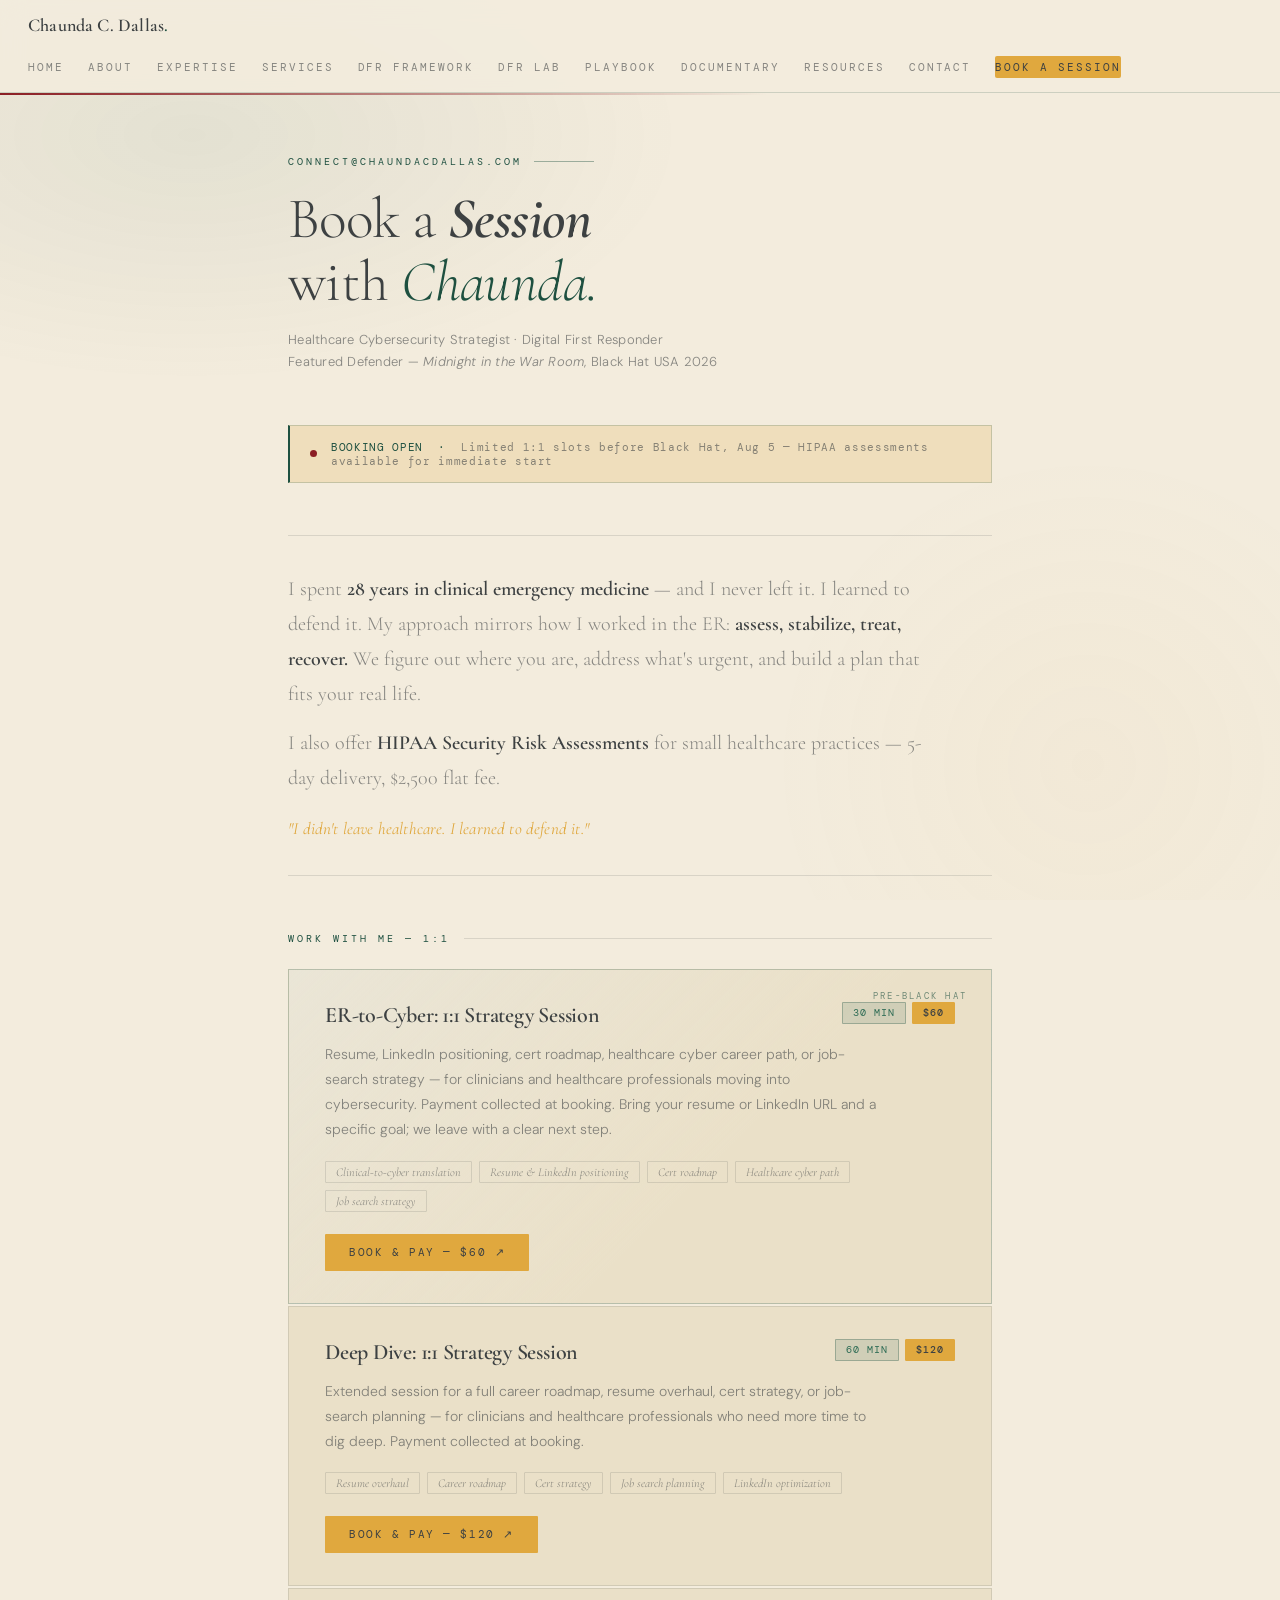
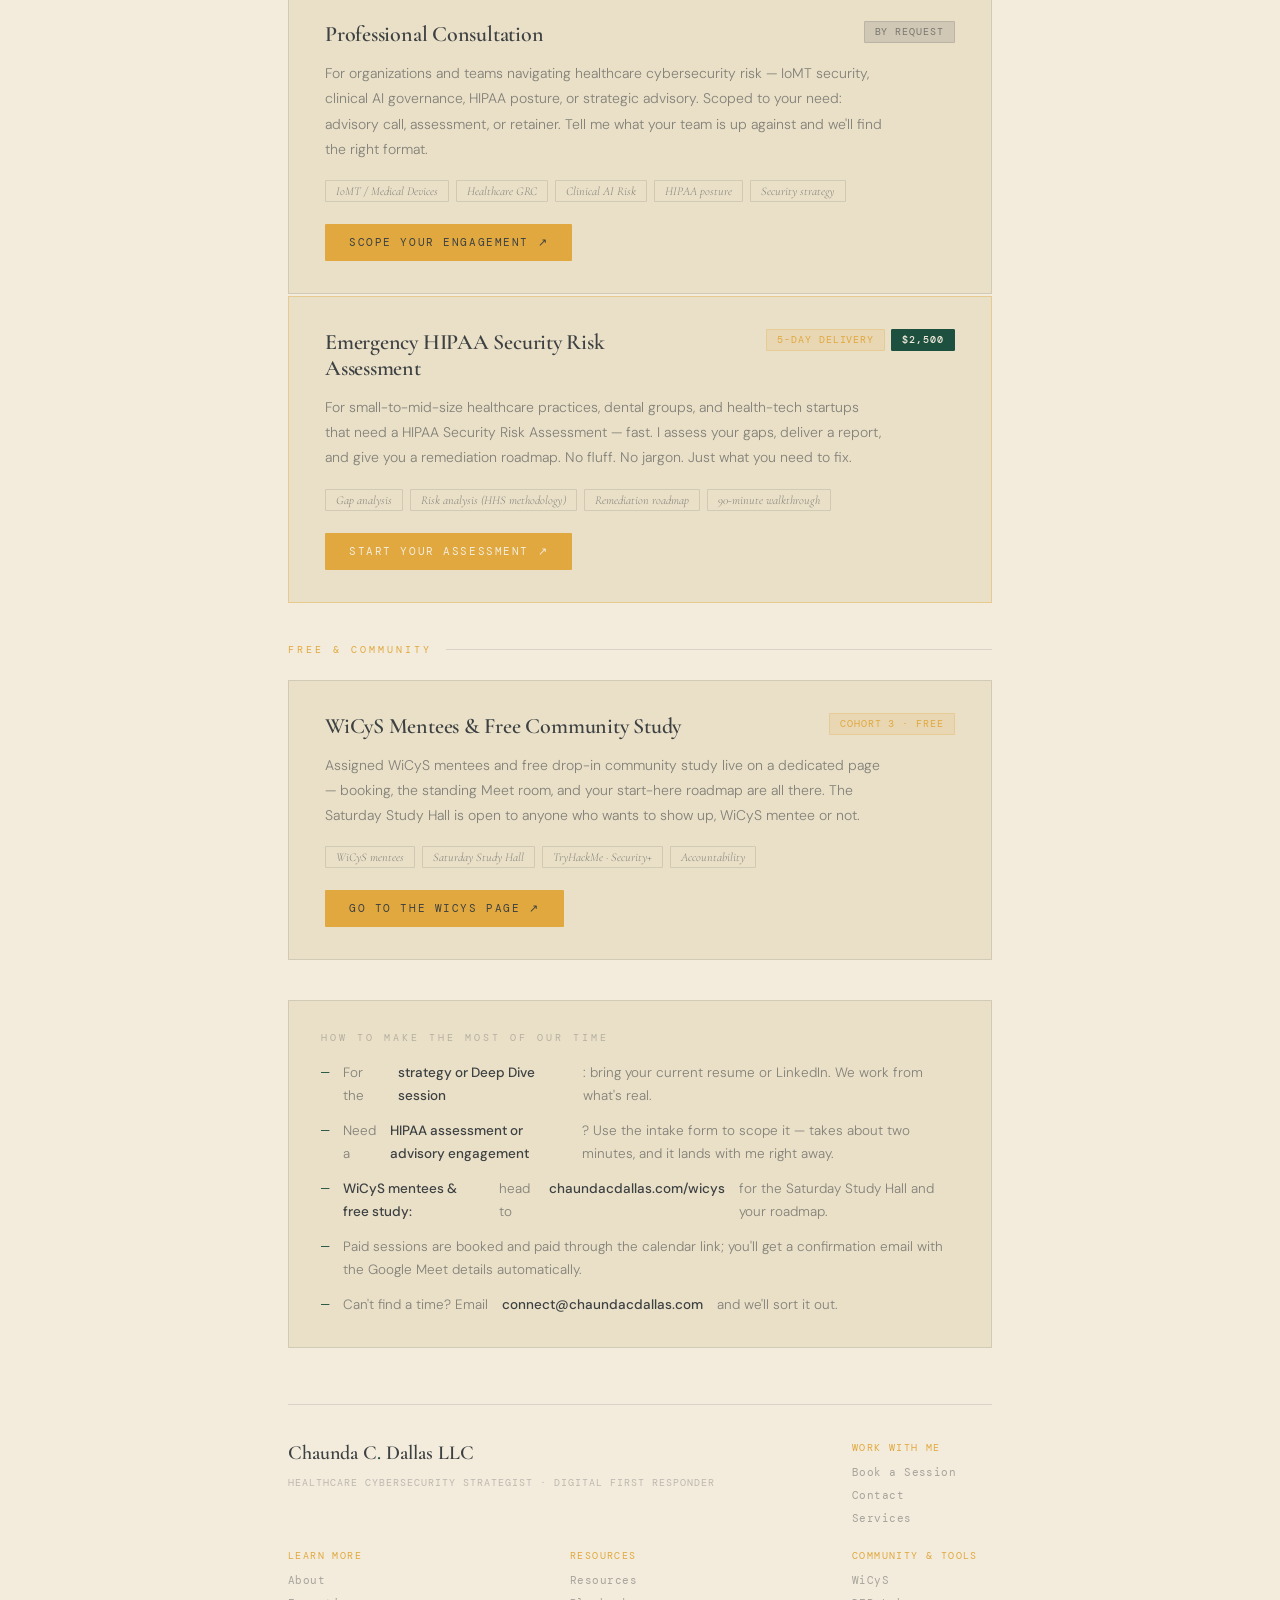
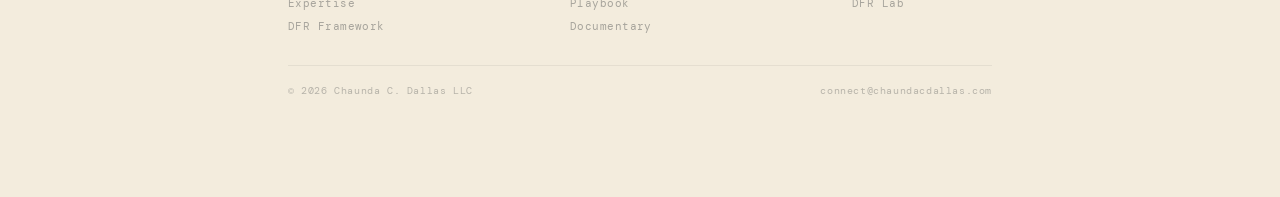
<file: intake.html>
<!DOCTYPE html>
<html lang="en">
<head>
<meta charset="UTF-8">
<meta name="viewport" content="width=device-width, initial-scale=1.0">
<title>Book a Session — Chaunda C. Dallas</title>
<link href="https://fonts.googleapis.com/css2?family=Cormorant+Garamond:ital,wght@0,300;0,400;0,600;0,700;1,300;1,400;1,600&family=DM+Sans:wght@300;400;500&family=DM+Mono:wght@400;500&display=swap" rel="stylesheet">
<style>
  :root {
    --crimson: #1E5040;
    --crimson-dim: rgba(30,80,64,0.12);
    --crimson-glow: rgba(224,168,62,0.2);
    --pulse: #8B1E24;
    --black: #F3ECDD;
    --deep: #EAE0C8;
    --surface: #FFFFFF;
    --surface-raised: #FFFFFF;
    --white: #3D4142;
    --white-dim: rgba(61,65,66,0.6);
    --white-faint: rgba(61,65,66,0.15);
    --gold: #E0A83E;
    --gold-dim: rgba(224,168,62,0.15);
    --border: rgba(61,65,66,0.14);
    --border-accent: rgba(30,80,64,0.3);
  }

  * { margin: 0; padding: 0; box-sizing: border-box; }

  body {
    background: var(--black);
    color: var(--white);
    font-family: 'DM Sans', sans-serif;
    min-height: 100vh;
    overflow-x: hidden;
  }

  body::before {
    content: '';
    position: fixed;
    inset: 0;
    background:
      radial-gradient(ellipse 70% 50% at 15% 15%, rgba(30,80,64,0.07) 0%, transparent 55%),
      radial-gradient(ellipse 50% 70% at 85% 85%, rgba(224,168,62,0.04) 0%, transparent 50%);
    pointer-events: none;
    z-index: 0;
  }

  .container {
    position: relative;
    z-index: 1;
    max-width: 760px;
    margin: 0 auto;
    padding: 0 28px 100px;
  }

  /* ── ECG LINE HEADER DECORATION ── */
  .ecg-bar {
    width: 100%;
    height: 2px;
    background: linear-gradient(to right, var(--pulse), transparent 60%);
    margin-bottom: 0;
    opacity: 0;
    animation: fadeIn 1s ease 0.1s forwards;
  }

  /* ── HEADER ── */
  .header {
    padding: 60px 0 52px;
    opacity: 0;
    animation: fadeUp 0.8s ease 0.2s forwards;
  }

  .header-eyebrow {
    font-family: 'DM Mono', monospace;
    font-size: 10px;
    letter-spacing: 0.3em;
    text-transform: uppercase;
    color: var(--crimson);
    margin-bottom: 20px;
    display: flex;
    align-items: center;
    gap: 12px;
  }

  .header-eyebrow::after {
    content: '';
    flex: 1;
    max-width: 60px;
    height: 1px;
    background: var(--crimson);
    opacity: 0.4;
  }

  .header h1 {
    font-family: 'Cormorant Garamond', serif;
    font-size: clamp(2.4rem, 6vw, 3.6rem);
    font-weight: 300;
    line-height: 1.1;
    color: var(--white);
    margin-bottom: 10px;
    letter-spacing: -0.01em;
  }

  .header h1 em {
    font-style: italic;
    font-weight: 600;
    color: var(--white);
  }

  .header h1 .accent {
    color: var(--crimson);
    font-style: italic;
  }

  .header-sub {
    font-size: 13px;
    font-weight: 300;
    color: var(--white-dim);
    letter-spacing: 0.02em;
    line-height: 1.7;
    margin-top: 14px;
    max-width: 480px;
  }

  /* ── STATUS BANNER ── */
  .status-banner {
    display: flex;
    align-items: center;
    gap: 14px;
    border: 1px solid rgba(30,80,64,0.2);
    border-left: 2px solid var(--crimson);
    padding: 14px 20px;
    margin-bottom: 52px;
    background: var(--crimson-glow);
    opacity: 0;
    animation: fadeUp 0.8s ease 0.35s forwards;
  }

  .pulse-dot {
    width: 7px;
    height: 7px;
    border-radius: 50%;
    background: var(--pulse);
    flex-shrink: 0;
    animation: pulse 2s ease-in-out infinite;
  }

  .status-text {
    font-family: 'DM Mono', monospace;
    font-size: 11px;
    color: var(--crimson);
    letter-spacing: 0.06em;
  }

  .status-text span {
    color: var(--white-dim);
  }

  /* ── BIO ── */
  .bio {
    border-top: 1px solid var(--border);
    border-bottom: 1px solid var(--border);
    padding: 36px 0;
    margin-bottom: 56px;
    opacity: 0;
    animation: fadeUp 0.8s ease 0.45s forwards;
  }

  .bio p {
    font-family: 'Cormorant Garamond', serif;
    font-size: clamp(17px, 2.5vw, 20px);
    font-weight: 300;
    line-height: 1.75;
    color: var(--white-dim);
    max-width: 640px;
  }

  .bio p strong {
    color: var(--white);
    font-weight: 600;
  }

  .bio-signature {
    margin-top: 22px;
    font-family: 'Cormorant Garamond', serif;
    font-style: italic;
    font-size: 17px;
    color: var(--gold);
    letter-spacing: 0.01em;
  }

  /* ── SECTION LABEL ── */
  .section-label {
    font-family: 'DM Mono', monospace;
    font-size: 10px;
    letter-spacing: 0.3em;
    text-transform: uppercase;
    color: var(--white-dim);
    margin-bottom: 24px;
    opacity: 0.5;
  }

  .section-label.zone {
    opacity: 1;
    color: var(--crimson);
    display: flex;
    align-items: center;
    gap: 14px;
    margin-top: 8px;
  }

  .section-label.zone::after {
    content: '';
    flex: 1;
    height: 1px;
    background: var(--border);
  }

  .section-label.zone.free { color: var(--gold); }

  /* ── SESSION CARDS ── */
  .sessions { margin-bottom: 40px; }

  .session-card {
    border: 1px solid var(--border);
    padding: 32px 36px;
    margin-bottom: 2px;
    background: var(--deep);
    position: relative;
    overflow: hidden;
    transition: border-color 0.25s ease;
    opacity: 0;
    animation: fadeUp 0.8s ease 0.5s forwards;
  }

  .session-card:hover { border-color: var(--border-accent); }

  .session-card.featured {
    border-color: rgba(30,80,64,0.25);
    background: linear-gradient(135deg, rgba(30,80,64,0.04) 0%, var(--deep) 60%);
  }

  .session-card.featured::before {
    content: 'PRE-BLACK HAT';
    position: absolute;
    top: 20px; right: 24px;
    font-family: 'DM Mono', monospace;
    font-size: 9px;
    letter-spacing: 0.25em;
    color: var(--crimson);
    opacity: 0.6;
  }

  .session-top {
    display: flex;
    align-items: flex-start;
    justify-content: space-between;
    gap: 16px;
    margin-bottom: 14px;
    flex-wrap: wrap;
  }

  .session-title {
    font-family: 'Cormorant Garamond', serif;
    font-size: 22px;
    font-weight: 600;
    color: var(--white);
    letter-spacing: -0.01em;
    max-width: 60%;
  }

  .session-badges {
    display: flex;
    gap: 6px;
    flex-wrap: wrap;
    flex-shrink: 0;
  }

  .badge {
    font-family: 'DM Mono', monospace;
    font-size: 9.5px;
    letter-spacing: 0.1em;
    padding: 4px 10px;
    text-transform: uppercase;
    border-radius: 1px;
  }

  .badge-duration {
    background: var(--crimson-dim);
    color: #2C6B54;
    border: 1px solid var(--border-accent);
  }

  .badge-price {
    background: var(--gold);
    color: var(--white);
    border: 1px solid var(--gold);
    font-weight: 500;
  }

  .badge-day {
    background: var(--white-faint);
    color: var(--white-dim);
    border: 1px solid var(--border);
  }

  .badge-open {
    background: var(--gold-dim);
    color: var(--gold);
    border: 1px solid rgba(224,168,62,0.25);
  }

  .session-desc {
    font-size: 14px;
    font-weight: 300;
    line-height: 1.8;
    color: var(--white-dim);
    margin-bottom: 18px;
    max-width: 560px;
  }

  .session-tags {
    display: flex;
    flex-wrap: wrap;
    gap: 7px;
    margin-bottom: 22px;
  }

  .tag {
    font-size: 12px;
    font-weight: 300;
    font-style: italic;
    font-family: 'Cormorant Garamond', serif;
    color: var(--white-dim);
    padding: 3px 10px;
    border: 1px solid var(--border);
    border-radius: 1px;
  }

  .cta-row {
    display: flex;
    align-items: center;
    gap: 16px;
    flex-wrap: wrap;
  }

  .btn-primary {
    display: inline-flex;
    align-items: center;
    gap: 8px;
    background: var(--gold);
    color: var(--white);
    font-family: 'DM Mono', monospace;
    font-size: 10.5px;
    letter-spacing: 0.15em;
    text-transform: uppercase;
    padding: 12px 24px;
    text-decoration: none;
    border-radius: 1px;
    transition: background 0.2s ease;
    border: none;
    cursor: pointer;
  }

  .btn-primary:hover { background: #C48F2E; }

  .btn-secondary {
    display: inline-flex;
    align-items: center;
    gap: 8px;
    background: transparent;
    color: var(--white-dim);
    font-family: 'DM Mono', monospace;
    font-size: 10.5px;
    letter-spacing: 0.15em;
    text-transform: uppercase;
    padding: 11px 24px;
    text-decoration: none;
    border-radius: 1px;
    border: 1px solid var(--border);
    transition: all 0.2s ease;
    cursor: pointer;
  }

  .btn-secondary:hover {
    border-color: rgba(61,65,66,0.3);
    color: var(--white);
  }

  /* ── PREP NOTE ── */
  .prep {
    border: 1px solid var(--border);
    padding: 30px 32px;
    margin-bottom: 56px;
    background: var(--deep);
    opacity: 0;
    animation: fadeUp 0.8s ease 0.95s forwards;
  }

  .prep-label {
    font-family: 'DM Mono', monospace;
    font-size: 10px;
    letter-spacing: 0.3em;
    text-transform: uppercase;
    color: var(--white-dim);
    opacity: 0.5;
    margin-bottom: 18px;
  }

  .prep ul {
    list-style: none;
    display: flex;
    flex-direction: column;
    gap: 12px;
  }

  .prep li {
    font-size: 13.5px;
    font-weight: 300;
    color: var(--white-dim);
    line-height: 1.7;
    display: flex;
    gap: 14px;
  }

  .prep li::before {
    content: '—';
    color: var(--crimson);
    font-family: 'DM Mono', monospace;
    flex-shrink: 0;
  }

  .prep li strong { color: var(--white); font-weight: 500; }

  /* ── FOOTER ── */
  .ccd-footer {
    display: flex;
    justify-content: space-between;
    align-items: flex-start;
    flex-wrap: wrap;
    gap: 24px;
    padding-top: 36px;
    border-top: 1px solid var(--border);
    opacity: 0;
    animation: fadeUp 0.8s ease 1.05s forwards;
  }

  .ccd-footer-col { display: flex; flex-direction: column; gap: 9px; min-width: 140px; }

  .ccd-footer-brand {
    font-family: 'Cormorant Garamond', serif;
    font-size: 20px;
    font-weight: 600;
    color: var(--white);
    margin-bottom: 2px;
  }
  .ccd-footer-brand span { color: var(--crimson); }

  .ccd-footer-meta {
    font-family: 'DM Mono', monospace;
    font-size: 10px;
    letter-spacing: 0.1em;
    color: var(--white-dim);
    text-transform: uppercase;
    opacity: 0.5;
  }

  .ccd-footer-heading {
    font-family: 'DM Mono', monospace;
    font-size: 10px;
    letter-spacing: 0.14em;
    text-transform: uppercase;
    color: var(--gold);
    margin-bottom: 2px;
  }

  .ccd-footer-col a {
    font-family: 'DM Mono', monospace;
    font-size: 11px;
    color: var(--white-dim);
    text-decoration: none;
    letter-spacing: 0.04em;
    transition: color 0.2s ease;
    opacity: 0.7;
  }

  .ccd-footer-col a:hover { color: var(--crimson); opacity: 1; }

  .ccd-footer-bottom {
    width: 100%;
    display: flex;
    justify-content: space-between;
    flex-wrap: wrap;
    gap: 10px;
    margin-top: 8px;
    padding-top: 18px;
    border-top: 1px solid var(--border);
    font-family: 'DM Mono', monospace;
    font-size: 10px;
    letter-spacing: 0.06em;
    color: var(--white-dim);
    opacity: 0.55;
  }

  /* ── ANIMATIONS ── */
  @keyframes fadeUp {
    from { opacity: 0; transform: translateY(16px); }
    to   { opacity: 1; transform: translateY(0); }
  }

  @keyframes fadeIn {
    from { opacity: 0; }
    to   { opacity: 1; }
  }

  @keyframes pulse {
    0%, 100% { opacity: 1; transform: scale(1); }
    50%       { opacity: 0.4; transform: scale(0.8); }
  }

  @media (prefers-reduced-motion: reduce) {
    * { animation: none !important; opacity: 1 !important; }
  }

  /* ── RESPONSIVE ── */
  @media (max-width: 600px) {
    .container { padding: 0 18px 70px; }
    .header { padding: 44px 0 40px; }
    .session-card { padding: 24px 20px; }
    .session-title { max-width: 100%; }
    .prep { padding: 22px 20px; }
    .ccd-footer { flex-direction: column; align-items: flex-start; }
    .session-top { flex-direction: column; }
  }
</style>
</head>
<body>

<!-- ===== CCD UNIVERSAL NAV BAR ===== -->
<nav class="ccd-nav">
  <a class="ccd-nav-brand" href="https://chaundacdallas.com">Chaunda C. Dallas<span class="ccd-nav-dot">.</span></a>
  <div class="ccd-nav-links">
    <a href="https://chaundacdallas.com">Home</a>
    <a href="https://chaundacdallas.com/#about">About</a>
    <a href="https://chaundacdallas.com/expertise">Expertise</a>
    <a href="https://chaundacdallas.com/services">Services</a>
    <a href="https://chaundacdallas.com/dfr-framework">DFR Framework</a>
    <a href="https://lab.chaundacdallas.com/" target="_blank" rel="noopener">DFR Lab</a>
    <a href="https://chaundacdallas.com/playbook">Playbook</a>
    <a href="https://chaundacdallas.com/documentary">Documentary</a>
    <a href="https://chaundacdallas.com/resources">Resources</a>
    <a href="https://chaundacdallas.com/contact">Contact</a>
    <a href="https://chaundacdallas.com/book" class="nav-book">Book a Session</a>
  </div>
</nav>
<style>
  .ccd-nav{position:sticky;top:0;z-index:1000;display:flex;align-items:center;justify-content:space-between;gap:20px;flex-wrap:wrap;padding:14px 28px;background:rgba(243,236,221,0.88);backdrop-filter:blur(12px);-webkit-backdrop-filter:blur(12px);border-bottom:1px solid rgba(30,80,64,0.18);font-family:'DM Mono',ui-monospace,monospace;}
  .ccd-nav-brand{font-family:'Cormorant Garamond',Georgia,serif;font-size:18px;font-weight:600;letter-spacing:0.01em;color:#3D4142;text-decoration:none;white-space:nowrap;}
  .ccd-nav-dot{color:#1E5040;}
  .ccd-nav-links{display:flex;gap:24px;flex-wrap:wrap;}
  .ccd-nav-links a{font-size:11px;letter-spacing:0.18em;text-transform:uppercase;color:rgba(61,65,66,0.6);text-decoration:none;padding:4px 0;position:relative;transition:color .2s ease;}
  .ccd-nav-links a:hover{color:#3D4142;}
  .ccd-nav-links a.active{color:#1E5040;}
  .ccd-nav-links a.active::after{content:'';position:absolute;left:0;right:0;bottom:-3px;height:1px;background:#1E5040;}
  .nav-book{background:#E0A83E;color:#3D4142!important;padding:8px 14px;border-radius:2px;transition:background .2s ease;}
  .nav-book:hover{background:#C48F2E;color:#3D4142!important;}
  @media (max-width:600px){.ccd-nav{padding:12px 18px;gap:10px;}.ccd-nav-brand{font-size:16px;}.ccd-nav-links{gap:16px;width:100%;}.ccd-nav-links a{font-size:10px;letter-spacing:0.12em;}}
</style>
<!-- ===== END CCD NAV BAR ===== -->

<div class="ecg-bar"></div>

<div class="container">

  <!-- HEADER -->
  <div class="header">
    <div class="header-eyebrow">connect@chaundacdallas.com</div>
    <h1>Book a <em>Session</em><br>with <span class="accent">Chaunda.</span></h1>
    <p class="header-sub">Healthcare Cybersecurity Strategist · Digital First Responder<br>Featured Defender — <em>Midnight in the War Room</em>, Black Hat USA 2026</p>
  </div>

  <!-- STATUS BANNER -->
  <div class="status-banner">
    <div class="pulse-dot"></div>
    <div class="status-text">
      BOOKING OPEN &nbsp;·&nbsp; <span>Limited 1:1 slots before Black Hat, Aug 5 — HIPAA assessments available for immediate start</span>
    </div>
  </div>

  <!-- BIO -->
  <div class="bio">
    <p>I spent <strong>28 years in clinical emergency medicine</strong> — and I never left it. I learned to defend it. My approach mirrors how I worked in the ER: <strong>assess, stabilize, treat, recover.</strong> We figure out where you are, address what's urgent, and build a plan that fits your real life.</p>
    <p style="margin-top:14px;">I also offer <strong>HIPAA Security Risk Assessments</strong> for small healthcare practices — 5-day delivery, $2,500 flat fee.</p>
    <div class="bio-signature">"I didn't leave healthcare. I learned to defend it."</div>
  </div>

  <!-- ════════ PAID SESSIONS ════════ -->
  <div class="section-label zone">Work With Me — 1:1</div>

  <div class="sessions">

    <!-- STRATEGY SESSION (FEATURED / PAID) -->
    <div class="session-card featured">
      <div class="session-top">
        <div class="session-title">ER-to-Cyber: 1:1 Strategy Session</div>
        <div class="session-badges">
          <span class="badge badge-duration">30 min</span>
          <span class="badge badge-price">$60</span>
        </div>
      </div>
      <p class="session-desc">Resume, LinkedIn positioning, cert roadmap, healthcare cyber career path, or job-search strategy — for clinicians and healthcare professionals moving into cybersecurity. Payment collected at booking. Bring your resume or LinkedIn URL and a specific goal; we leave with a clear next step.</p>
      <div class="session-tags">
        <span class="tag">Clinical-to-cyber translation</span>
        <span class="tag">Resume &amp; LinkedIn positioning</span>
        <span class="tag">Cert roadmap</span>
        <span class="tag">Healthcare cyber path</span>
        <span class="tag">Job search strategy</span>
      </div>
      <div class="cta-row">
        <a href="https://calendar.app.google/8zjP5oartL5pDTU38" class="btn-primary" target="_blank" rel="noopener">Book &amp; Pay — $60 ↗</a>
      </div>
    </div>

    <!-- DEEP DIVE SESSION (60 MIN) -->
    <div class="session-card">
      <div class="session-top">
        <div class="session-title">Deep Dive: 1:1 Strategy Session</div>
        <div class="session-badges">
          <span class="badge badge-duration">60 min</span>
          <span class="badge badge-price">$120</span>
        </div>
      </div>
      <p class="session-desc">Extended session for a full career roadmap, resume overhaul, cert strategy, or job-search planning — for clinicians and healthcare professionals who need more time to dig deep. Payment collected at booking.</p>
      <div class="session-tags">
        <span class="tag">Resume overhaul</span>
        <span class="tag">Career roadmap</span>
        <span class="tag">Cert strategy</span>
        <span class="tag">Job search planning</span>
        <span class="tag">LinkedIn optimization</span>
      </div>
      <div class="cta-row">
        <a href="https://calendar.app.google/id5gP6HPxrwBRvtw8" class="btn-primary" target="_blank" rel="noopener">Book &amp; Pay — $120 ↗</a>
      </div>
    </div>

    <!-- PROFESSIONAL CONSULTATION (ORG TIER → INTAKE FORM) -->
    <div class="session-card">
      <div class="session-top">
        <div class="session-title">Professional Consultation</div>
        <div class="session-badges">
          <span class="badge badge-day">By Request</span>
        </div>
      </div>
      <p class="session-desc">For organizations and teams navigating healthcare cybersecurity risk — IoMT security, clinical AI governance, HIPAA posture, or strategic advisory. Scoped to your need: advisory call, assessment, or retainer. Tell me what your team is up against and we'll find the right format.</p>
      <div class="session-tags">
        <span class="tag">IoMT / Medical Devices</span>
        <span class="tag">Healthcare GRC</span>
        <span class="tag">Clinical AI Risk</span>
        <span class="tag">HIPAA posture</span>
        <span class="tag">Security strategy</span>
      </div>
      <div class="cta-row">
        <a href="https://chaundacdallas.com/intake?service=consult" class="btn-primary">Scope Your Engagement ↗</a>
      </div>
    </div>

    <!-- HIPAA ASSESSMENT CARD (ORG TIER → INTAKE FORM) -->
    <div class="session-card" style="border-color: rgba(224,168,62,0.4);">
      <div class="session-top">
        <div class="session-title">Emergency HIPAA Security Risk Assessment</div>
        <div class="session-badges">
          <span class="badge badge-open">5-Day Delivery</span>
          <span class="badge badge-price" style="background: var(--crimson); border-color: var(--crimson); color: var(--black);">$2,500</span>
        </div>
      </div>
      <p class="session-desc">For small-to-mid-size healthcare practices, dental groups, and health-tech startups that need a HIPAA Security Risk Assessment — fast. I assess your gaps, deliver a report, and give you a remediation roadmap. No fluff. No jargon. Just what you need to fix.</p>
      <div class="session-tags">
        <span class="tag">Gap analysis</span>
        <span class="tag">Risk analysis (HHS methodology)</span>
        <span class="tag">Remediation roadmap</span>
        <span class="tag">90-minute walkthrough</span>
      </div>
      <div class="cta-row">
        <a href="https://chaundacdallas.com/intake?service=hipaa" class="btn-primary" style="background: var(--gold); border-color: var(--gold); color: var(--black);">Start Your Assessment ↗</a>
      </div>
    </div>

  </div>

  <!-- ════════ FREE & COMMUNITY → /wicys ════════ -->
  <div class="section-label zone free">Free &amp; Community</div>

  <div class="sessions">

    <div class="session-card">
      <div class="session-top">
        <div class="session-title">WiCyS Mentees &amp; Free Community Study</div>
        <div class="session-badges">
          <span class="badge badge-open">Cohort 3 · Free</span>
        </div>
      </div>
      <p class="session-desc">Assigned WiCyS mentees and free drop-in community study live on a dedicated page — booking, the standing Meet room, and your start-here roadmap are all there. The Saturday Study Hall is open to anyone who wants to show up, WiCyS mentee or not.</p>
      <div class="session-tags">
        <span class="tag">WiCyS mentees</span>
        <span class="tag">Saturday Study Hall</span>
        <span class="tag">TryHackMe · Security+</span>
        <span class="tag">Accountability</span>
      </div>
      <div class="cta-row">
        <a href="https://chaundacdallas.com/wicys" class="btn-primary" target="_blank" rel="noopener">Go to the WiCyS Page ↗</a>
      </div>
    </div>

  </div>

  <!-- PREP NOTE -->
  <div class="prep">
    <div class="prep-label">How to make the most of our time</div>
    <ul>
      <li>For the <strong>strategy or Deep Dive session</strong>: bring your current resume or LinkedIn. We work from what's real.</li>
      <li>Need a <strong>HIPAA assessment or advisory engagement</strong>? Use the intake form to scope it — takes about two minutes, and it lands with me right away.</li>
      <li><strong>WiCyS mentees &amp; free study:</strong> head to <strong>chaundacdallas.com/wicys</strong> for the Saturday Study Hall and your roadmap.</li>
      <li>Paid sessions are booked and paid through the calendar link; you'll get a confirmation email with the Google Meet details automatically.</li>
      <li>Can't find a time? Email <strong>connect@chaundacdallas.com</strong> and we'll sort it out.</li>
    </ul>
  </div>

  <!-- FOOTER -->
  <footer class="ccd-footer">
    <div class="ccd-footer-col">
      <div class="ccd-footer-brand">Chaunda C<span>.</span> Dallas LLC</div>
      <div class="ccd-footer-meta">Healthcare Cybersecurity Strategist · Digital First Responder</div>
    </div>
    <div class="ccd-footer-col">
      <div class="ccd-footer-heading">Work With Me</div>
      <a href="https://chaundacdallas.com/book">Book a Session</a>
      <a href="https://chaundacdallas.com/contact">Contact</a>
      <a href="https://chaundacdallas.com/services">Services</a>
    </div>
    <div class="ccd-footer-col">
      <div class="ccd-footer-heading">Learn More</div>
      <a href="https://chaundacdallas.com/#about">About</a>
      <a href="https://chaundacdallas.com/expertise">Expertise</a>
      <a href="https://chaundacdallas.com/dfr-framework">DFR Framework</a>
    </div>
    <div class="ccd-footer-col">
      <div class="ccd-footer-heading">Resources</div>
      <a href="https://chaundacdallas.com/resources">Resources</a>
      <a href="https://chaundacdallas.com/playbook">Playbook</a>
      <a href="https://chaundacdallas.com/documentary">Documentary</a>
    </div>
    <div class="ccd-footer-col">
      <div class="ccd-footer-heading">Community &amp; Tools</div>
      <a href="https://chaundacdallas.com/wicys">WiCyS</a>
      <a href="https://lab.chaundacdallas.com/" target="_blank" rel="noopener">DFR Lab</a>
    </div>
    <div class="ccd-footer-bottom">
      <span>© 2026 Chaunda C. Dallas LLC</span>
      <span>connect@chaundacdallas.com</span>
    </div>
  </footer>

</div>
</body>
</html>
</file>
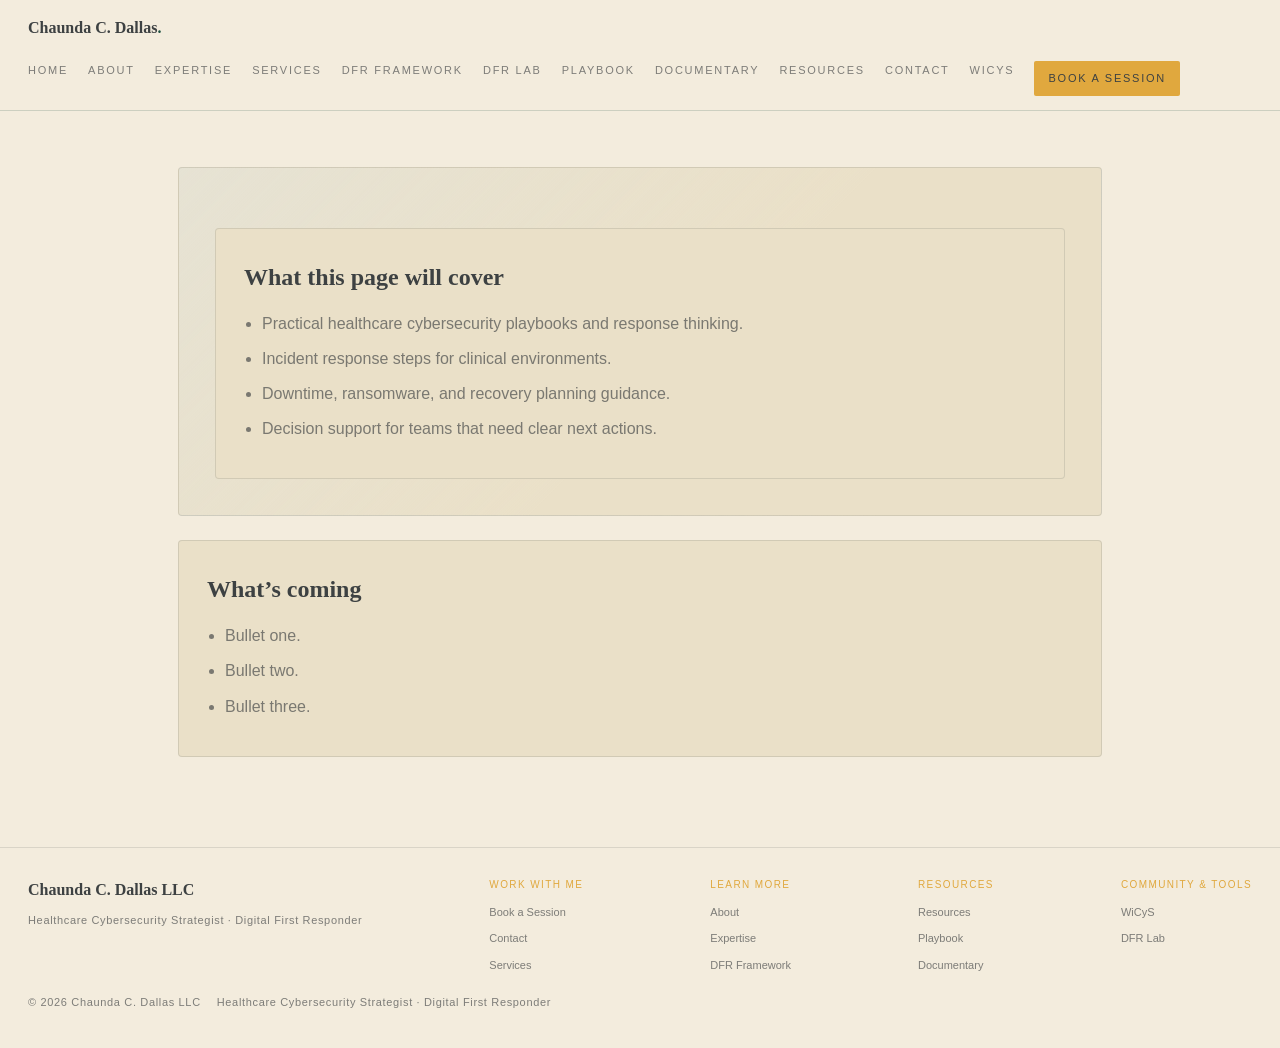
<file: playbook.html>
<!DOCTYPE html>
<html lang="en">
<head>
  <meta charset="UTF-8">
  <meta name="viewport" content="width=device-width, initial-scale=1.0">
  <!-- 1. UPDATE THIS FOR EACH PAGE -->
  <title>Healthcare Cybersecurity Incident Playbooks — Chaunda C. Dallas</title>
  <meta name="description" content="PAGE DESCRIPTION">
  <link rel="stylesheet" href="styles.css">
</head>
<body>

  <!-- ===== NEW CCD NAV BAR ===== -->
  <nav class="ccd-nav">
    <a class="ccd-nav-brand" href="https://chaundacdallas.com">Chaunda C. Dallas<span class="ccd-nav-dot">.</span></a>
    <div class="ccd-nav-links">
      <a href="https://chaundacdallas.com">Home</a>
      <a href="https://chaundacdallas.com/#about">About</a>
      <a href="https://chaundacdallas.com/expertise">Expertise</a>
      <a href="https://chaundacdallas.com/services">Services</a>
      <a href="https://chaundacdallas.com/dfr-framework">DFR Framework</a>
      <a href="https://lab.chaundacdallas.com/" target="_blank" rel="noopener">DFR Lab</a>
      <a href="https://chaundacdallas.com/playbook">Playbook</a>
      <a href="https://chaundacdallas.com/documentary">Documentary</a>
      <a href="https://chaundacdallas.com/resources">Resources</a>
      <a href="https://chaundacdallas.com/contact">Contact</a>
      <a href="https://chaundacdallas.com/wicys">WiCyS</a>
      <a href="https://chaundacdallas.com/book" class="nav-book">Book a Session</a>
    </div>
  </nav>

  <!-- ===== MAIN CONTENT AREA ===== -->
  <main class="page-shell">
    <section class="page-hero">
     <div class="page-placeholder">
  <h2>What this page will cover</h2>
  <ul>
    <li>Practical healthcare cybersecurity playbooks and response thinking.</li>
    <li>Incident response steps for clinical environments.</li>
    <li>Downtime, ransomware, and recovery planning guidance.</li>
    <li>Decision support for teams that need clear next actions.</li>
  </ul>
</div>
    </section>

    <section class="page-placeholder">
      <h2>What’s coming</h2>
      <ul>
        <li>Bullet one.</li>
        <li>Bullet two.</li>
        <li>Bullet three.</li>
      </ul>
    </section>
  </main>

  <!-- ===== NEW CCD FOOTER ===== -->
  <footer class="ccd-footer">
    <div class="ccd-footer-col">
      <div class="ccd-footer-brand">Chaunda C<span>.</span> Dallas LLC</div>
      <div class="ccd-footer-meta">Healthcare Cybersecurity Strategist · Digital First Responder</div>
    </div>

    <div class="ccd-footer-col">
      <div class="ccd-footer-heading">Work With Me</div>
      <a href="https://chaundacdallas.com/book">Book a Session</a>
      <a href="https://chaundacdallas.com/contact">Contact</a>
      <a href="https://chaundacdallas.com/services">Services</a>
    </div>

    <div class="ccd-footer-col">
      <div class="ccd-footer-heading">Learn More</div>
      <a href="https://chaundacdallas.com/#about">About</a>
      <a href="https://chaundacdallas.com/expertise">Expertise</a>
      <a href="https://chaundacdallas.com/dfr-framework">DFR Framework</a>
    </div>

    <div class="ccd-footer-col">
      <div class="ccd-footer-heading">Resources</div>
      <a href="https://chaundacdallas.com/resources">Resources</a>
      <a href="https://chaundacdallas.com/playbook">Playbook</a>
      <a href="https://chaundacdallas.com/documentary">Documentary</a>
    </div>

    <div class="ccd-footer-col">
      <div class="ccd-footer-heading">Community & Tools</div>
      <a href="https://chaundacdallas.com/wicys">WiCyS</a>
      <a href="https://lab.chaundacdallas.com/" target="_blank" rel="noopener">DFR Lab</a>
    </div>

    <div class="ccd-footer-bottom">
      <span>© 2026 Chaunda C. Dallas LLC</span>
      <span>Healthcare Cybersecurity Strategist · Digital First Responder</span>
    </div>
  </footer>

</body>
</html>
</file>
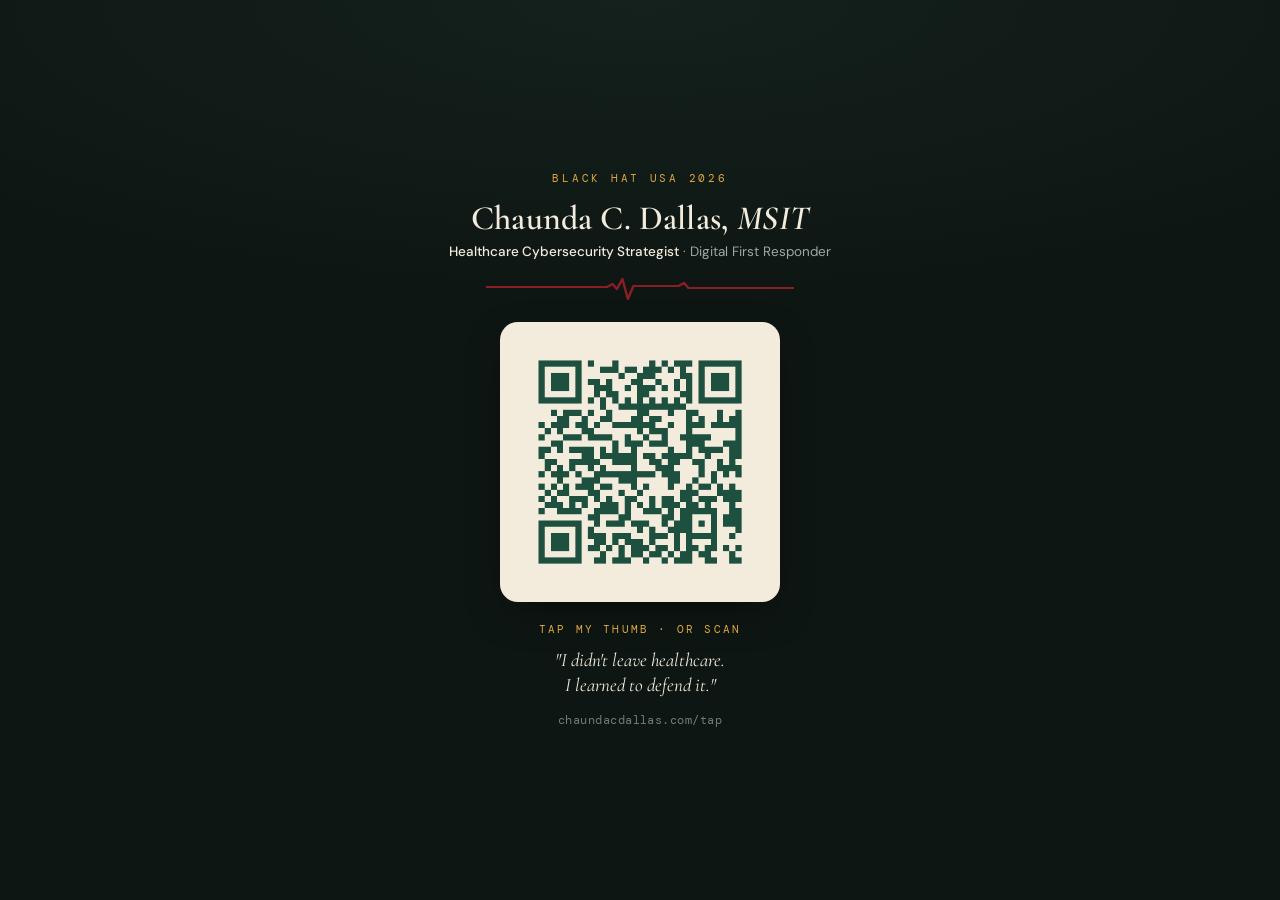
<file: qr.html>
<!DOCTYPE html>
<html lang="en">
<head>
<meta charset="UTF-8">
<meta name="viewport" content="width=device-width, initial-scale=1.0, viewport-fit=cover">
<title>Chaunda C. Dallas, MSIT — Scan to connect</title>
<meta name="theme-color" content="#0E1613">
<link rel="preconnect" href="https://fonts.googleapis.com">
<link rel="preconnect" href="https://fonts.gstatic.com" crossorigin>
<link href="https://fonts.googleapis.com/css2?family=Cormorant+Garamond:ital,wght@0,500;0,600;1,500&family=DM+Sans:opsz,wght@9..40,400;9..40,500;9..40,700&family=DM+Mono:wght@400;500&display=swap" rel="stylesheet">
<style>
  :root{--amber:#E0A83E;--crimson:#8B1E24;--green:#1E5040;--cream:#F3ECDD;
        --bg:#0E1613;--line:#243530;--muted:#9BAAA2;--muted2:#6E7E77;
        --display:'Cormorant Garamond',Georgia,serif;--body:'DM Sans',system-ui,sans-serif;--mono:'DM Mono',ui-monospace,monospace}
  *{box-sizing:border-box;margin:0}
  html,body{background:var(--bg);color:var(--cream);font-family:var(--body);min-height:100vh}
  body{display:flex;align-items:center;justify-content:center;padding:32px 22px;
       background:radial-gradient(120% 55% at 50% 0%, #14211C 0%, var(--bg) 60%)}
  .card{width:100%;max-width:440px;text-align:center}
  .eyebrow{font-family:var(--mono);font-size:10.5px;letter-spacing:.26em;color:var(--amber);text-transform:uppercase;margin-bottom:16px}
  .name{font-family:var(--display);font-weight:600;font-size:34px;line-height:1.03;letter-spacing:.005em}
  .role{font-size:13.5px;color:var(--muted);margin-top:7px}
  .role b{color:var(--cream);font-weight:500}
  .ecg{width:70%;height:26px;margin:14px auto 4px;display:block}
  .ecg path{stroke:var(--crimson);stroke-width:2.2;fill:none;stroke-linejoin:round;stroke-linecap:round}
  .qrpanel{background:var(--cream);border-radius:18px;padding:20px;margin:22px auto 0;width:min(280px,78vw);
           box-shadow:0 14px 40px -12px rgba(0,0,0,.55)}
  .qrpanel img{width:100%;height:auto;display:block}
  .scan{font-family:var(--mono);font-size:11px;letter-spacing:.2em;color:var(--amber);text-transform:uppercase;margin-top:20px}
  .tag{font-family:var(--display);font-style:italic;font-size:19px;color:var(--cream);margin-top:12px;line-height:1.3}
  .url{font-family:var(--mono);font-size:12px;color:var(--muted2);margin-top:14px;letter-spacing:.04em}
</style>
</head>
<body>
  <div class="card">
    <div class="eyebrow">Black Hat USA 2026</div>
    <div class="name">Chaunda C. Dallas, <span style="font-style:italic">MSIT</span></div>
    <div class="role"><b>Healthcare Cybersecurity Strategist</b> · Digital First Responder</div>
    <svg class="ecg" viewBox="0 0 280 26" preserveAspectRatio="none" aria-hidden="true">
      <path d="M0 13 H110 l5 -3 l4 5 l5 -10 l5 20 l5 -13 H175 l5 -3 l4 5 H280"/>
    </svg>
    <div class="qrpanel"><img src="[data-uri]" alt="Scan to connect with Chaunda C. Dallas"></div>
    <div class="scan">Tap my thumb · or scan</div>
    <div class="tag">"I didn't leave healthcare.<br>I learned to defend it."</div>
    <div class="url">chaundacdallas.com/tap</div>
  </div>
</body>
</html>
</file>
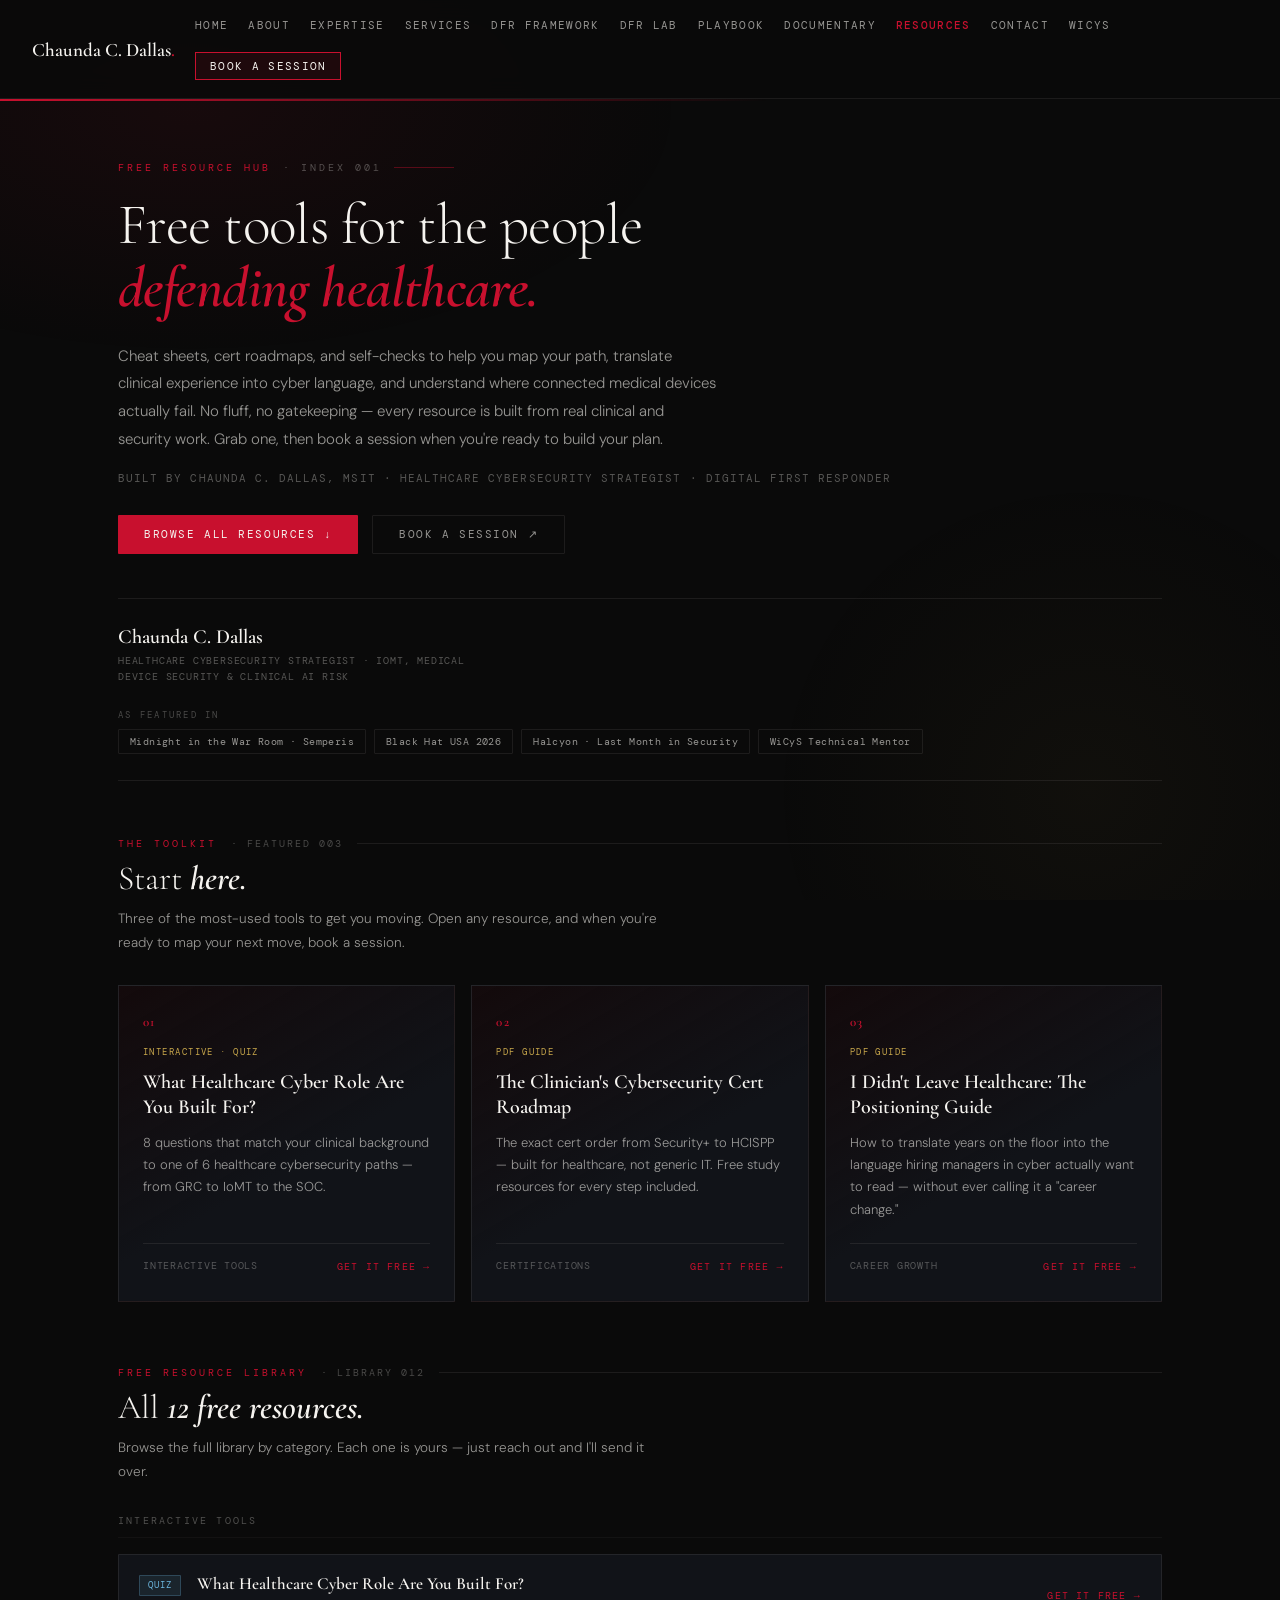
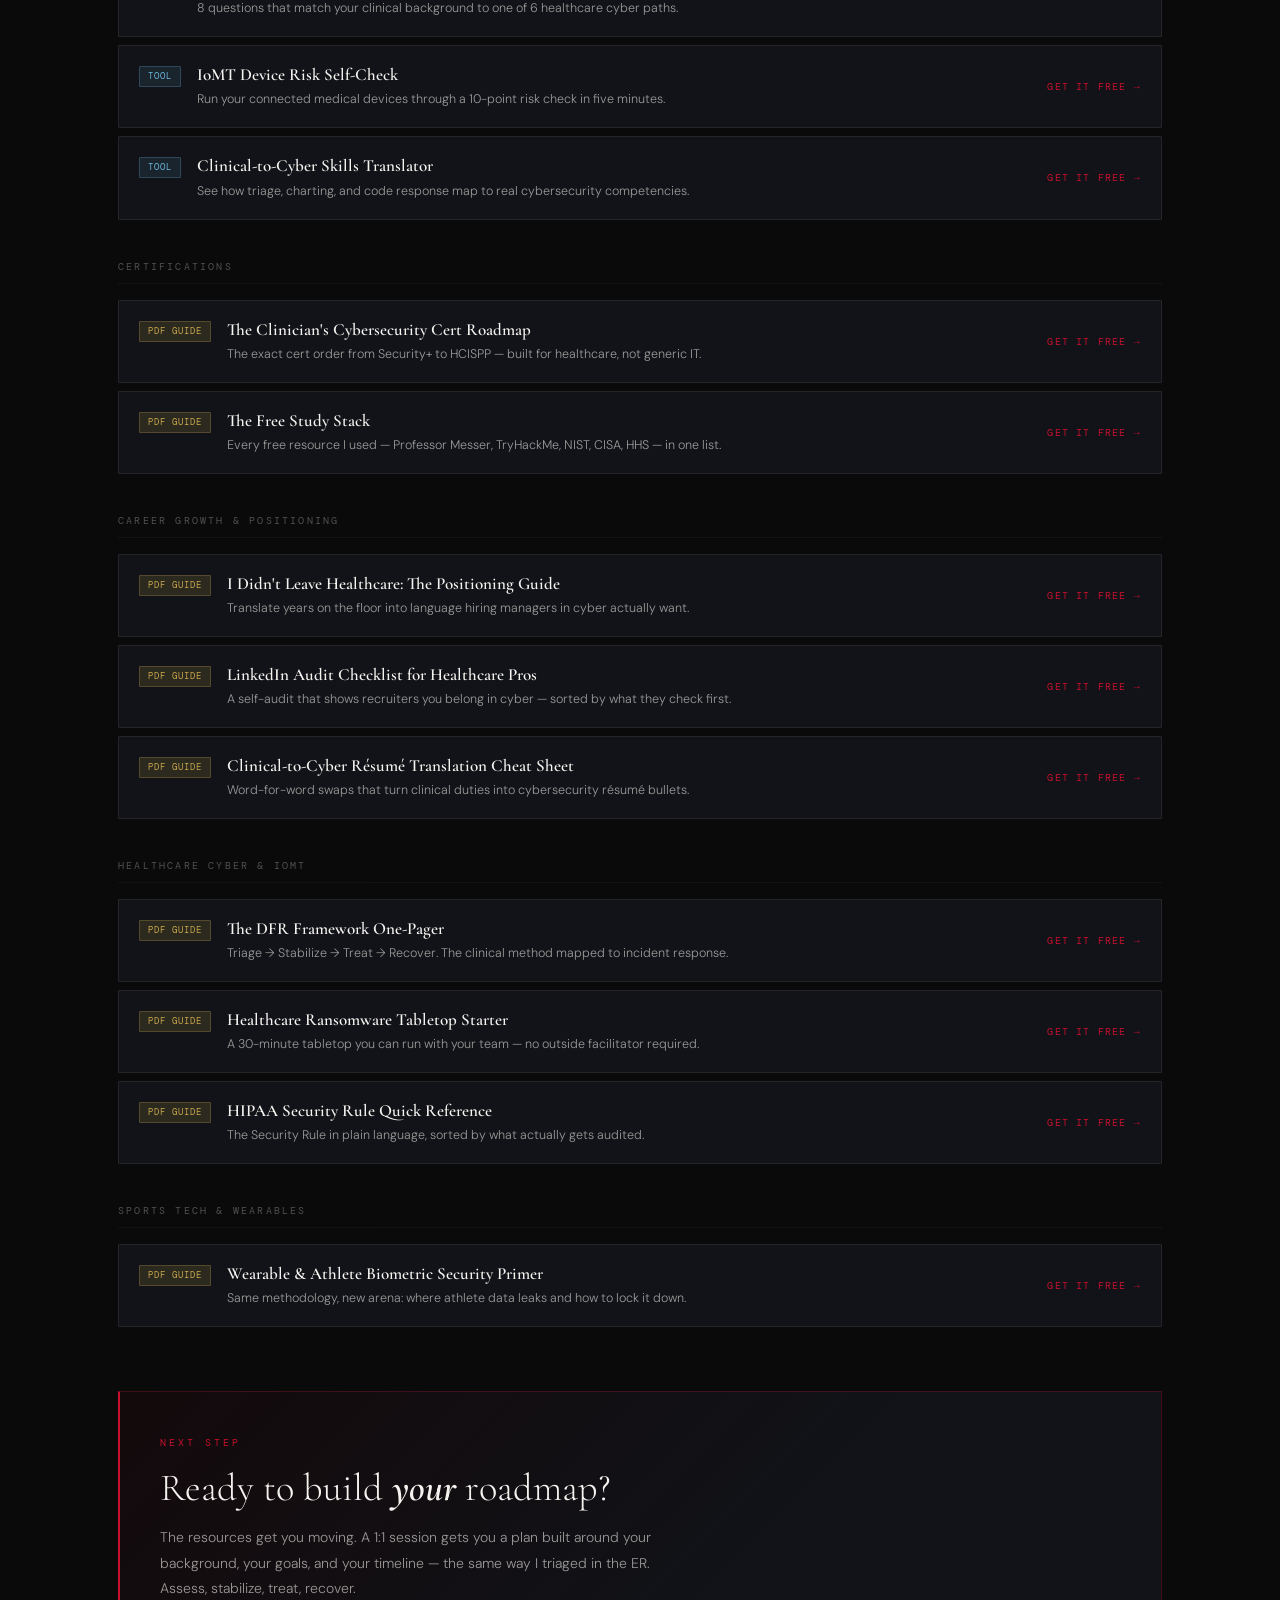
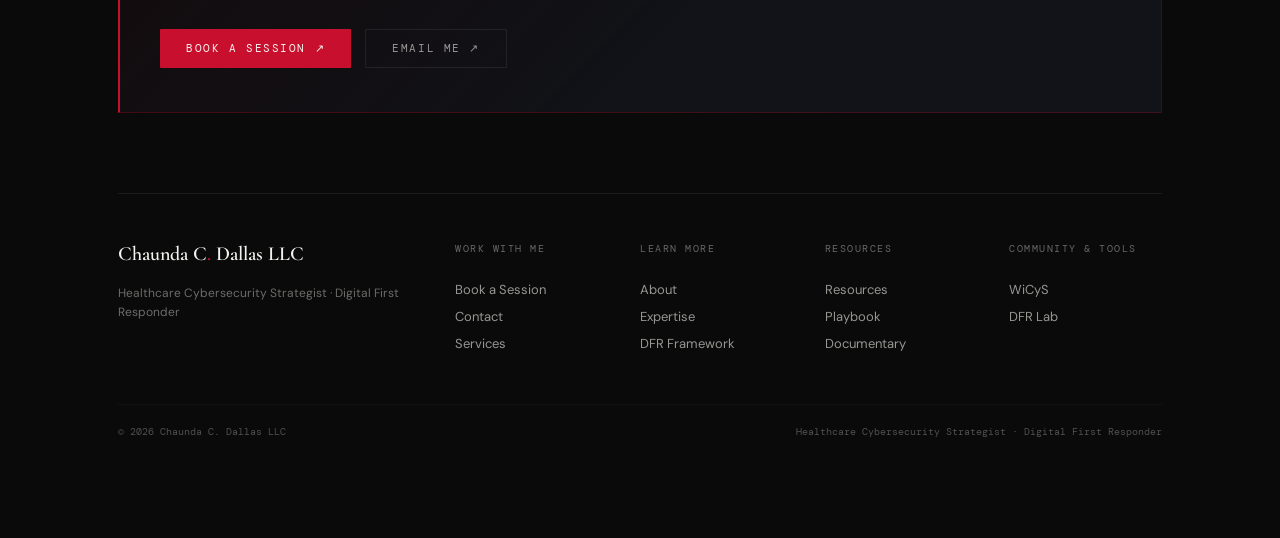
<file: resources.html>
<!DOCTYPE html>
<html lang="en">
<head>
<meta charset="UTF-8">
<meta name="viewport" content="width=device-width, initial-scale=1.0">
<title>Free Resource Hub — Chaunda C. Dallas</title>
<meta name="description" content="Free healthcare cybersecurity resources, cert roadmaps, clinical-to-cyber guides, and practical tools from Chaunda C. Dallas.">
<link href="https://fonts.googleapis.com/css2?family=Cormorant+Garamond:ital,wght@0,300;0,400;0,600;0,700;1,300;1,400;1,600&family=DM+Sans:wght@300;400;500&family=DM+Mono:wght@400;500&display=swap" rel="stylesheet">
<style>
  :root {
    --crimson: #C8102E;
    --crimson-dim: rgba(200,16,46,0.12);
    --crimson-glow: rgba(200,16,46,0.06);
    --black: #0a0a0a;
    --deep: #111318;
    --surface: #181b22;
    --surface-raised: #1e2128;
    --white: #f5f3ef;
    --white-dim: rgba(245,243,239,0.6);
    --white-faint: rgba(245,243,239,0.15);
    --gold: #c9a84c;
    --gold-dim: rgba(201,168,76,0.15);
    --border: rgba(245,243,239,0.08);
    --border-accent: rgba(200,16,46,0.3);
  }

  * { margin: 0; padding: 0; box-sizing: border-box; }

  body {
    background: var(--black);
    color: var(--white);
    font-family: 'DM Sans', sans-serif;
    min-height: 100vh;
    overflow-x: hidden;
  }

  body::before {
    content: '';
    position: fixed;
    inset: 0;
    background:
      radial-gradient(ellipse 70% 50% at 15% 12%, rgba(200,16,46,0.07) 0%, transparent 55%),
      radial-gradient(ellipse 50% 70% at 85% 88%, rgba(201,168,76,0.04) 0%, transparent 50%);
    pointer-events: none;
    z-index: 0;
  }

  /* ===== UNIVERSAL NAV BAR ===== */
  .ccd-nav {
    position: sticky;
    top: 0;
    z-index: 1000;
    display: flex;
    align-items: center;
    justify-content: space-between;
    gap: 20px;
    padding: 18px 32px;
    background: rgba(10, 10, 10, 0.85);
    backdrop-filter: blur(12px);
    -webkit-backdrop-filter: blur(12px);
    border-bottom: 1px solid var(--border);
  }
  .ccd-nav-brand {
    font-family: 'Cormorant Garamond', serif;
    font-size: 19px;
    font-weight: 600;
    color: var(--white);
    text-decoration: none;
    white-space: nowrap;
  }
  .ccd-nav-dot { color: var(--crimson); }
  .ccd-nav-links {
    display: flex;
    align-items: center;
    gap: 20px;
    flex-wrap: wrap;
  }
  .ccd-nav-links a {
    font-family: 'DM Mono', monospace;
    font-size: 11px;
    letter-spacing: 0.12em;
    text-transform: uppercase;
    color: var(--white-dim);
    text-decoration: none;
    transition: color .2s ease;
  }
  .ccd-nav-links a:hover { color: var(--white); }
  .ccd-nav-links a.active { color: var(--crimson); font-weight: 500; }
  .ccd-nav-links a.nav-book {
    border: 1px solid var(--crimson);
    padding: 6px 14px;
    color: var(--white);
    background: rgba(200, 16, 46, 0.1);
    transition: all 0.2s ease;
  }
  .ccd-nav-links a.nav-book:hover {
    background: var(--crimson);
  }

  .ecg-bar {
    width: 100%;
    height: 2px;
    background: linear-gradient(to right, var(--crimson), transparent 60%);
    opacity: 0;
    animation: fadeIn 1s ease 0.1s forwards;
  }

  .container {
    position: relative;
    z-index: 1;
    max-width: 1100px; /* Expanded slightly to account for elegant spacing */
    margin: 0 auto;
    padding: 0 28px 100px;
  }

  /* ===== HEADER ===== */
  .header {
    padding: 60px 0 44px;
    opacity: 0;
    animation: fadeUp 0.8s ease 0.2s forwards;
  }

  .header-eyebrow {
    font-family: 'DM Mono', monospace;
    font-size: 10px;
    letter-spacing: 0.3em;
    text-transform: uppercase;
    color: var(--crimson);
    margin-bottom: 20px;
    display: flex;
    align-items: center;
    gap: 12px;
  }

  .header-eyebrow .idx { color: var(--white-dim); opacity: 0.5; }

  .header-eyebrow::after {
    content: '';
    flex: 1;
    max-width: 60px;
    height: 1px;
    background: var(--crimson);
    opacity: 0.4;
  }

  .header h1 {
    font-family: 'Cormorant Garamond', serif;
    font-size: clamp(2.4rem, 6vw, 3.6rem);
    font-weight: 300;
    line-height: 1.1;
    color: var(--white);
    margin-bottom: 22px;
    letter-spacing: -0.01em;
    max-width: 720px;
  }

  .header h1 em { font-style: italic; font-weight: 600; color: var(--crimson); }

  .header-intro {
    font-size: 15px;
    font-weight: 300;
    color: var(--white-dim);
    line-height: 1.85;
    max-width: 600px;
    margin-bottom: 18px;
  }

  .header-byline {
    font-family: 'DM Mono', monospace;
    font-size: 10.5px;
    letter-spacing: 0.1em;
    text-transform: uppercase;
    color: var(--white-dim);
    opacity: 0.55;
    margin-bottom: 30px;
  }

  .header-ctas { display: flex; gap: 14px; flex-wrap: wrap; }

  .btn-primary {
    display: inline-flex;
    align-items: center;
    gap: 8px;
    background: var(--crimson);
    color: var(--white);
    font-family: 'DM Mono', monospace;
    font-size: 10.5px;
    letter-spacing: 0.15em;
    text-transform: uppercase;
    padding: 13px 26px;
    text-decoration: none;
    border-radius: 1px;
    transition: background 0.2s ease;
    border: none;
    cursor: pointer;
  }

  .btn-primary:hover { background: #a50d26; }

  .btn-secondary {
    display: inline-flex;
    align-items: center;
    gap: 8px;
    background: transparent;
    color: var(--white-dim);
    font-family: 'DM Mono', monospace;
    font-size: 10.5px;
    letter-spacing: 0.15em;
    text-transform: uppercase;
    padding: 12px 26px;
    text-decoration: none;
    border-radius: 1px;
    border: 1px solid var(--border);
    transition: all 0.2s ease;
    cursor: pointer;
  }

  .btn-secondary:hover { border-color: rgba(245,243,239,0.3); color: var(--white); }

  /* ===== PROFILE / CREDIBILITY STRIP ===== */
  .profile {
    border-top: 1px solid var(--border);
    border-bottom: 1px solid var(--border);
    padding: 26px 0;
    margin-bottom: 56px;
    display: flex;
    align-items: center;
    justify-content: space-between;
    gap: 24px;
    flex-wrap: wrap;
    opacity: 0;
    animation: fadeUp 0.8s ease 0.4s forwards;
  }

  .profile-id { max-width: 360px; }
  .profile-id .pname { font-family: 'Cormorant Garamond', serif; font-size: 20px; font-weight: 600; color: var(--white); margin-bottom: 4px; }
  .profile-id .prole { font-family: 'DM Mono', monospace; font-size: 10px; letter-spacing: 0.08em; text-transform: uppercase; color: var(--white-dim); opacity: 0.55; line-height: 1.6; }

  .profile-feat { display: flex; flex-direction: column; gap: 8px; }
  .profile-feat-label { font-family: 'DM Mono', monospace; font-size: 9px; letter-spacing: 0.25em; text-transform: uppercase; color: var(--white-dim); opacity: 0.45; }
  .profile-feat-row { display: flex; flex-wrap: wrap; gap: 8px; }
  .feat-tag { font-family: 'DM Mono', monospace; font-size: 10px; letter-spacing: 0.04em; color: var(--white-dim); padding: 5px 11px; border: 1px solid var(--border); border-radius: 1px; }

  /* ===== SECTION LABELS ===== */
  .section-label {
    font-family: 'DM Mono', monospace;
    font-size: 10px;
    letter-spacing: 0.3em;
    text-transform: uppercase;
    color: var(--crimson);
    display: flex;
    align-items: center;
    gap: 14px;
    margin-bottom: 8px;
  }

  .section-label::after { content: ''; flex: 1; height: 1px; background: var(--border); }
  .section-label .sub { color: var(--white-dim); opacity: 0.45; letter-spacing: 0.2em; }

  .section-title {
    font-family: 'Cormorant Garamond', serif;
    font-size: clamp(1.5rem, 3.4vw, 2.1rem);
    font-weight: 300;
    color: var(--white);
    margin-bottom: 8px;
  }
  .section-title em { font-style: italic; font-weight: 600; }

  .section-blurb {
    font-size: 13.5px;
    font-weight: 300;
    color: var(--white-dim);
    line-height: 1.8;
    max-width: 540px;
    margin-bottom: 30px;
  }

  /* ===== TOOLKIT (FEATURED 3) ===== */
  .toolkit { margin-bottom: 64px; }
  .toolkit-head { margin-bottom: 30px; opacity: 0; animation: fadeUp 0.8s ease 0.5s forwards; }

  .featured-grid { display: grid; grid-template-columns: repeat(3, 1fr); gap: 16px; }

  .feat-card {
    border: 1px solid var(--border);
    background: linear-gradient(150deg, rgba(200,16,46,0.05) 0%, var(--deep) 55%);
    padding: 28px 24px;
    display: flex;
    flex-direction: column;
    text-decoration: none;
    transition: border-color 0.25s ease, transform 0.25s ease;
    position: relative;
    opacity: 0;
  }
  .feat-card:nth-child(1){ animation: fadeUp 0.7s ease 0.58s forwards; }
  .feat-card:nth-child(2){ animation: fadeUp 0.7s ease 0.68s forwards; }
  .feat-card:nth-child(3){ animation: fadeUp 0.7s ease 0.78s forwards; }
  .feat-card:hover { border-color: var(--border-accent); transform: translateY(-3px); }

  .feat-num {
    font-family: 'Cormorant Garamond', serif;
    font-size: 13px;
    font-weight: 600;
    color: var(--crimson);
    letter-spacing: 0.1em;
    margin-bottom: 16px;
  }

  .feat-type {
    font-family: 'DM Mono', monospace;
    font-size: 9px;
    letter-spacing: 0.16em;
    text-transform: uppercase;
    color: var(--gold);
    margin-bottom: 12px;
  }

  .feat-title {
    font-family: 'Cormorant Garamond', serif;
    font-size: 20px;
    font-weight: 600;
    color: var(--white);
    line-height: 1.25;
    margin-bottom: 12px;
  }

  .feat-desc {
    font-size: 13px;
    font-weight: 300;
    color: var(--white-dim);
    line-height: 1.7;
    margin-bottom: 22px;
    flex: 1;
  }

  .feat-foot {
    display: flex;
    align-items: center;
    justify-content: space-between;
    gap: 10px;
    padding-top: 16px;
    border-top: 1px solid var(--border);
  }
  .feat-cat { font-family: 'DM Mono', monospace; font-size: 9.5px; letter-spacing: 0.08em; text-transform: uppercase; color: var(--white-dim); opacity: 0.5; }
  .feat-get { font-family: 'DM Mono', monospace; font-size: 10px; letter-spacing: 0.12em; text-transform: uppercase; color: var(--crimson); }

  /* ===== LIBRARY ===== */
  .library { opacity: 0; animation: fadeUp 0.8s ease 0.6s forwards; }
  .cat-block { margin-bottom: 40px; }
  .cat-name {
    font-family: 'DM Mono', monospace;
    font-size: 10px;
    letter-spacing: 0.22em;
    text-transform: uppercase;
    color: var(--white-dim);
    opacity: 0.5;
    margin-bottom: 16px;
    padding-bottom: 10px;
    border-bottom: 1px solid var(--border);
  }

  .res-row {
    display: flex;
    align-items: center;
    justify-content: space-between;
    gap: 18px;
    padding: 18px 20px;
    border: 1px solid var(--border);
    border-radius: 1px;
    background: var(--deep);
    text-decoration: none;
    margin-bottom: 8px;
    transition: border-color 0.2s ease, background 0.2s ease;
  }
  .res-row:hover { border-color: var(--border-accent); background: var(--surface); }

  .res-left { display: flex; align-items: flex-start; gap: 16px; min-width: 0; }
  .res-type {
    font-family: 'DM Mono', monospace;
    font-size: 8.5px;
    letter-spacing: 0.12em;
    text-transform: uppercase;
    color: var(--gold);
    border: 1px solid rgba(201,168,76,0.25);
    background: var(--gold-dim);
    padding: 4px 8px;
    border-radius: 1px;
    white-space: nowrap;
    flex-shrink: 0;
    margin-top: 2px;
  }
  .res-type.tool { color: #6db8e0; border-color: rgba(109,184,224,0.25); background: rgba(109,184,224,0.1); }

  .res-info { min-width: 0; }
  .res-name { font-family: 'Cormorant Garamond', serif; font-size: 17px; font-weight: 600; color: var(--white); line-height: 1.3; margin-bottom: 3px; }
  .res-desc { font-size: 12.5px; font-weight: 300; color: var(--white-dim); line-height: 1.6; }

  .res-get { font-family: 'DM Mono', monospace; font-size: 10px; letter-spacing: 0.12em; text-transform: uppercase; color: var(--crimson); white-space: nowrap; flex-shrink: 0; }

  /* ===== CLOSING CTA ===== */
  .closing {
    margin-top: 64px;
    border: 1px solid rgba(200,16,46,0.25);
    border-left: 2px solid var(--crimson);
    background: linear-gradient(135deg, rgba(200,16,46,0.05) 0%, var(--deep) 60%);
    padding: 44px 40px;
    opacity: 0;
    animation: fadeUp 0.8s ease 0.7s forwards;
  }
  .closing-label { font-family: 'DM Mono', monospace; font-size: 10px; letter-spacing: 0.3em; text-transform: uppercase; color: var(--crimson); margin-bottom: 16px; }
  .closing h2 { font-family: 'Cormorant Garamond', serif; font-size: clamp(1.6rem, 4vw, 2.4rem); font-weight: 300; color: var(--white); margin-bottom: 14px; line-height: 1.2; }
  .closing h2 em { font-style: italic; font-weight: 600; }
  .closing p { font-size: 14px; font-weight: 300; color: var(--white-dim); line-height: 1.8; max-width: 540px; margin-bottom: 28px; }
  .closing-ctas { display: flex; gap: 14px; flex-wrap: wrap; }

  /* ===== NEW GRID COLUMN FOOTER STYLES ===== */
  .ccd-footer {
    display: grid;
    grid-template-columns: 2fr repeat(4, 1fr);
    gap: 32px;
    margin-top: 80px;
    padding-top: 48px;
    border-top: 1px solid var(--border);
    opacity: 0;
    animation: fadeUp 0.8s ease 0.8s forwards;
  }
  .ccd-footer-brand {
    font-family: 'Cormorant Garamond', serif;
    font-size: 20px;
    font-weight: 600;
    color: var(--white);
    margin-bottom: 8px;
  }
  .ccd-footer-brand span { color: var(--crimson); }
  .ccd-footer-meta {
    font-size: 12px;
    line-height: 1.6;
    color: var(--white-dim);
    opacity: 0.7;
  }
  .ccd-footer-heading {
    font-family: 'DM Mono', monospace;
    font-size: 10px;
    letter-spacing: 0.15em;
    text-transform: uppercase;
    color: var(--white);
    margin-bottom: 16px;
    opacity: 0.4;
  }
  .ccd-footer-col {
    display: flex;
    flex-direction: column;
    gap: 10px;
  }
  .ccd-footer-col a {
    font-size: 13px;
    color: var(--white-dim);
    text-decoration: none;
    transition: color 0.2s ease;
  }
  .ccd-footer-col a:hover {
    color: var(--crimson);
  }
  .ccd-footer-bottom {
    grid-column: 1 / -1;
    display: flex;
    justify-content: space-between;
    align-items: center;
    border-top: 1px solid var(--border);
    padding-top: 20px;
    margin-top: 20px;
    font-family: 'DM Mono', monospace;
    font-size: 10px;
    color: var(--white-dim);
    opacity: 0.5;
  }

  /* ===== ANIMATIONS ===== */
  @keyframes fadeUp { from { opacity: 0; transform: translateY(16px); } to { opacity: 1; transform: translateY(0); } }
  @keyframes fadeIn { from { opacity: 0; } to { opacity: 1; } }
  @media (prefers-reduced-motion: reduce) { * { animation: none !important; opacity: 1 !important; } }

  /* ===== RESPONSIVE ===== */
  @media (max-width: 900px) {
    .ccd-footer { grid-template-columns: 1fr 1fr; gap: 24px; }
    .ccd-footer-col:first-child { grid-column: 1 / -1; margin-bottom: 12px; }
  }
  @media (max-width: 720px) {
    .featured-grid { grid-template-columns: 1fr; }
  }
  @media (max-width: 600px) {
    .ccd-nav { padding: 14px 20px; }
    .ccd-nav-links { gap: 12px; }
    .container { padding: 0 18px 70px; }
    .header { padding: 44px 0 36px; }
    .profile { flex-direction: column; align-items: flex-start; }
    .closing { padding: 32px 24px; }
    .res-row { flex-direction: column; align-items: flex-start; gap: 14px; }
    .res-get { align-self: flex-end; }
    .ccd-footer { grid-template-columns: 1fr; }
    .ccd-footer-bottom { flex-direction: column; align-items: flex-start; gap: 8px; }
  }
</style>
</head>
<body>

<!-- ===== CCD UNIVERSAL NAV BAR ===== -->
<nav class="ccd-nav">
  <a class="ccd-nav-brand" href="https://chaundacdallas.com">Chaunda C. Dallas<span class="ccd-nav-dot">.</span></a>
  <div class="ccd-nav-links">
    <a href="https://chaundacdallas.com">Home</a>
    <a href="https://chaundacdallas.com/#about">About</a>
    <a href="https://chaundacdallas.com/expertise">Expertise</a>
    <a href="https://chaundacdallas.com/services">Services</a>
    <a href="https://chaundacdallas.com/dfr-framework">DFR Framework</a>
    <a href="https://lab.chaundacdallas.com/" target="_blank" rel="noopener">DFR Lab</a>
    <a href="https://chaundacdallas.com/playbook">Playbook</a>
    <a href="https://chaundacdallas.com/documentary">Documentary</a>
    <a href="https://chaundacdallas.com/resources" class="active">Resources</a>
    <a href="https://chaundacdallas.com/contact">Contact</a>
    <a href="https://chaundacdallas.com/wicys">WiCyS</a>
    <a href="https://chaundacdallas.com/book" class="nav-book">Book a Session</a>
  </div>
</nav>
<!-- ===== END CCD NAV BAR ===== -->

<div class="ecg-bar"></div>

<div class="container">

  <!-- HEADER -->
  <div class="header">
    <div class="header-eyebrow">Free Resource Hub <span class="idx">· Index 001</span></div>
    <h1>Free tools for the people <em>defending healthcare.</em></h1>
    <p class="header-intro">Cheat sheets, cert roadmaps, and self-checks to help you map your path, translate clinical experience into cyber language, and understand where connected medical devices actually fail. No fluff, no gatekeeping — every resource is built from real clinical and security work. Grab one, then book a session when you're ready to build your plan.</p>
    <div class="header-byline">Built by Chaunda C. Dallas, MSIT · Healthcare Cybersecurity Strategist · Digital First Responder</div>
    <div class="header-ctas">
      <a href="#library" class="btn-primary">Browse all resources ↓</a>
      <a href="https://chaundacdallas.com/book" class="btn-secondary">Book a Session ↗</a>
    </div>
  </div>

  <!-- PROFILE / CREDIBILITY STRIP -->
  <div class="profile">
    <div class="profile-id">
      <div class="pname">Chaunda C. Dallas</div>
      <div class="prole">Healthcare Cybersecurity Strategist · IoMT, Medical Device Security & Clinical AI Risk</div>
    </div>
    <div class="profile-feat">
      <div class="profile-feat-label">As featured in</div>
      <div class="profile-feat-row">
        <span class="feat-tag">Midnight in the War Room · Semperis</span>
        <span class="feat-tag">Black Hat USA 2026</span>
        <span class="feat-tag">Halcyon · Last Month in Security</span>
        <span class="feat-tag">WiCyS Technical Mentor</span>
      </div>
    </div>
  </div>

  <!-- TOOLKIT (FEATURED 3) -->
  <div class="toolkit">
    <div class="toolkit-head">
      <div class="section-label">The Toolkit <span class="sub">· Featured 003</span></div>
      <h2 class="section-title">Start <em>here.</em></h2>
      <p class="section-blurb">Three of the most-used tools to get you moving. Open any resource, and when you're ready to map your next move, book a session.</p>
    </div>

    <div class="featured-grid">

      <!-- 01 -->
      <a class="feat-card" href="mailto:connect@chaundacdallas.com?subject=Resource%20Request%3A%20Healthcare%20Cyber%20Role%20Quiz">
        <div class="feat-num">01</div>
        <div class="feat-type">Interactive · Quiz</div>
        <div class="feat-title">What Healthcare Cyber Role Are You Built For?</div>
        <div class="feat-desc">8 questions that match your clinical background to one of 6 healthcare cybersecurity paths — from GRC to IoMT to the SOC.</div>
        <div class="feat-foot">
          <span class="feat-cat">Interactive Tools</span>
          <span class="feat-get">Get it free →</span>
        </div>
      </a>

      <!-- 02 -->
      <a class="feat-card" href="mailto:connect@chaundacdallas.com?subject=Resource%20Request%3A%20Clinician%27s%20Cert%20Roadmap">
        <div class="feat-num">02</div>
        <div class="feat-type">PDF Guide</div>
        <div class="feat-title">The Clinician's Cybersecurity Cert Roadmap</div>
        <div class="feat-desc">The exact cert order from Security+ to HCISPP — built for healthcare, not generic IT. Free study resources for every step included.</div>
        <div class="feat-foot">
          <span class="feat-cat">Certifications</span>
          <span class="feat-get">Get it free →</span>
        </div>
      </a>

      <!-- 03 -->
      <a class="feat-card" href="mailto:connect@chaundacdallas.com?subject=Resource%20Request%3A%20Clinical-to-Cyber%20Positioning%20Guide">
        <div class="feat-num">03</div>
        <div class="feat-type">PDF Guide</div>
        <div class="feat-title">I Didn't Leave Healthcare: The Positioning Guide</div>
        <div class="feat-desc">How to translate years on the floor into the language hiring managers in cyber actually want to read — without ever calling it a "career change."</div>
        <div class="feat-foot">
          <span class="feat-cat">Career Growth</span>
          <span class="feat-get">Get it free →</span>
        </div>
      </a>

    </div>
  </div>

  <!-- LIBRARY -->
  <div class="library" id="library">
    <div class="section-label">Free Resource Library <span class="sub">· Library 012</span></div>
    <h2 class="section-title">All <em>12 free resources.</em></h2>
    <p class="section-blurb">Browse the full library by category. Each one is yours — just reach out and I'll send it over.</p>

    <!-- INTERACTIVE TOOLS -->
    <div class="cat-block">
      <div class="cat-name">Interactive Tools</div>

      <a class="res-row" href="mailto:connect@chaundacdallas.com?subject=Resource%20Request%3A%20Healthcare%20Cyber%20Role%20Quiz">
        <div class="res-left">
          <span class="res-type tool">Quiz</span>
          <div class="res-info">
            <div class="res-name">What Healthcare Cyber Role Are You Built For?</div>
            <div class="res-desc">8 questions that match your clinical background to one of 6 healthcare cyber paths.</div>
          </div>
        </div>
        <span class="res-get">Get it free →</span>
      </a>

      <a class="res-row" href="mailto:connect@chaundacdallas.com?subject=Resource%20Request%3A%20IoMT%20Device%20Risk%20Self-Check">
        <div class="res-left">
          <span class="res-type tool">Tool</span>
          <div class="res-info">
            <div class="res-name">IoMT Device Risk Self-Check</div>
            <div class="res-desc">Run your connected medical devices through a 10-point risk check in five minutes.</div>
          </div>
        </div>
        <span class="res-get">Get it free →</span>
      </a>

      <a class="res-row" href="mailto:connect@chaundacdallas.com?subject=Resource%20Request%3A%20Clinical-to-Cyber%20Skills%20Translator">
        <div class="res-left">
          <span class="res-type tool">Tool</span>
          <div class="res-info">
            <div class="res-name">Clinical-to-Cyber Skills Translator</div>
            <div class="res-desc">See how triage, charting, and code response map to real cybersecurity competencies.</div>
          </div>
        </div>
        <span class="res-get">Get it free →</span>
      </a>
    </div>

    <!-- CERTIFICATIONS -->
    <div class="cat-block">
      <div class="cat-name">Certifications</div>

      <a class="res-row" href="mailto:connect@chaundacdallas.com?subject=Resource%20Request%3A%20Clinician%27s%20Cert%20Roadmap">
        <div class="res-left">
          <span class="res-type">PDF Guide</span>
          <div class="res-info">
            <div class="res-name">The Clinician's Cybersecurity Cert Roadmap</div>
            <div class="res-desc">The exact cert order from Security+ to HCISPP — built for healthcare, not generic IT.</div>
          </div>
        </div>
        <span class="res-get">Get it free →</span>
      </a>

      <a class="res-row" href="mailto:connect@chaundacdallas.com?subject=Resource%20Request%3A%20Free%20Study%20Stack">
        <div class="res-left">
          <span class="res-type">PDF Guide</span>
          <div class="res-info">
            <div class="res-name">The Free Study Stack</div>
            <div class="res-desc">Every free resource I used — Professor Messer, TryHackMe, NIST, CISA, HHS — in one list.</div>
          </div>
        </div>
        <span class="res-get">Get it free →</span>
      </a>
    </div>

    <!-- CAREER GROWTH -->
    <div class="cat-block">
      <div class="cat-name">Career Growth &amp; Positioning</div>

      <a class="res-row" href="mailto:connect@chaundacdallas.com?subject=Resource%20Request%3A%20Clinical-to-Cyber%20Positioning%20Guide">
        <div class="res-left">
          <span class="res-type">PDF Guide</span>
          <div class="res-info">
            <div class="res-name">I Didn't Leave Healthcare: The Positioning Guide</div>
            <div class="res-desc">Translate years on the floor into language hiring managers in cyber actually want.</div>
          </div>
        </div>
        <span class="res-get">Get it free →</span>
      </a>

      <a class="res-row" href="mailto:connect@chaundacdallas.com?subject=Resource%20Request%3A%20LinkedIn%20Audit%20Checklist">
        <div class="res-left">
          <span class="res-type">PDF Guide</span>
          <div class="res-info">
            <div class="res-name">LinkedIn Audit Checklist for Healthcare Pros</div>
            <div class="res-desc">A self-audit that shows recruiters you belong in cyber — sorted by what they check first.</div>
          </div>
        </div>
        <span class="res-get">Get it free →</span>
      </a>

      <a class="res-row" href="mailto:connect@chaundacdallas.com?subject=Resource%20Request%3A%20Resume%20Translation%20Cheat%20Sheet">
        <div class="res-left">
          <span class="res-type">PDF Guide</span>
          <div class="res-info">
            <div class="res-name">Clinical-to-Cyber Résumé Translation Cheat Sheet</div>
            <div class="res-desc">Word-for-word swaps that turn clinical duties into cybersecurity résumé bullets.</div>
          </div>
        </div>
        <span class="res-get">Get it free →</span>
      </a>
    </div>

    <!-- HEALTHCARE CYBER & IoMT -->
    <div class="cat-block">
      <div class="cat-name">Healthcare Cyber &amp; IoMT</div>

      <a class="res-row" href="mailto:connect@chaundacdallas.com?subject=Resource%20Request%3A%20DFR%20Framework%20One-Pager">
        <div class="res-left">
          <span class="res-type">PDF Guide</span>
          <div class="res-info">
            <div class="res-name">The DFR Framework One-Pager</div>
            <div class="res-desc">Triage → Stabilize → Treat → Recover. The clinical method mapped to incident response.</div>
          </div>
        </div>
        <span class="res-get">Get it free →</span>
      </a>

      <a class="res-row" href="mailto:connect@chaundacdallas.com?subject=Resource%20Request%3A%20Ransomware%20Tabletop%20Starter">
        <div class="res-left">
          <span class="res-type">PDF Guide</span>
          <div class="res-info">
            <div class="res-name">Healthcare Ransomware Tabletop Starter</div>
            <div class="res-desc">A 30-minute tabletop you can run with your team — no outside facilitator required.</div>
          </div>
        </div>
        <span class="res-get">Get it free →</span>
      </a>

      <a class="res-row" href="mailto:connect@chaundacdallas.com?subject=Resource%20Request%3A%20HIPAA%20Security%20Rule%20Quick%20Reference">
        <div class="res-left">
          <span class="res-type">PDF Guide</span>
          <div class="res-info">
            <div class="res-name">HIPAA Security Rule Quick Reference</div>
            <div class="res-desc">The Security Rule in plain language, sorted by what actually gets audited.</div>
          </div>
        </div>
        <span class="res-get">Get it free →</span>
      </a>
    </div>

    <!-- SPORTS TECH -->
    <div class="cat-block">
      <div class="cat-name">Sports Tech &amp; Wearables</div>

      <a class="res-row" href="mailto:connect@chaundacdallas.com?subject=Resource%20Request%3A%20Wearable%20Security%20Primer">
        <div class="res-left">
          <span class="res-type">PDF Guide</span>
          <div class="res-info">
            <div class="res-name">Wearable &amp; Athlete Biometric Security Primer</div>
            <div class="res-desc">Same methodology, new arena: where athlete data leaks and how to lock it down.</div>
          </div>
        </div>
        <span class="res-get">Get it free →</span>
      </a>
    </div>

  </div>

  <!-- CLOSING CTA -->
  <div class="closing">
    <div class="closing-label">Next Step</div>
    <h2>Ready to build <em>your</em> roadmap?</h2>
    <p>The resources get you moving. A 1:1 session gets you a plan built around your background, your goals, and your timeline — the same way I triaged in the ER. Assess, stabilize, treat, recover.</p>
    <div class="closing-ctas">
      <a href="https://chaundacdallas.com/book" class="btn-primary">Book a Session ↗</a>
      <a href="mailto:connect@chaundacdallas.com" class="btn-secondary">Email me ↗</a>
    </div>
  </div>

  <!-- FOOTER -->
  <footer class="ccd-footer">
    <div class="ccd-footer-col">
      <div class="ccd-footer-brand">Chaunda C<span>.</span> Dallas LLC</div>
      <div class="ccd-footer-meta">Healthcare Cybersecurity Strategist · Digital First Responder</div>
    </div>
    <div class="ccd-footer-col">
      <div class="ccd-footer-heading">Work With Me</div>
      <a href="https://chaundacdallas.com/book">Book a Session</a>
      <a href="https://chaundacdallas.com/contact">Contact</a>
      <a href="https://chaundacdallas.com/services">Services</a>
    </div>
    <div class="ccd-footer-col">
      <div class="ccd-footer-heading">Learn More</div>
      <a href="https://chaundacdallas.com/#about">About</a>
      <a href="https://chaundacdallas.com/expertise">Expertise</a>
      <a href="https://chaundacdallas.com/dfr-framework">DFR Framework</a>
    </div>
    <div class="ccd-footer-col">
      <div class="ccd-footer-heading">Resources</div>
      <a href="https://chaundacdallas.com/resources">Resources</a>
      <a href="https://chaundacdallas.com/playbook">Playbook</a>
      <a href="https://chaundacdallas.com/documentary">Documentary</a>
    </div>
    <div class="ccd-footer-col">
      <div class="ccd-footer-heading">Community & Tools</div>
      <a href="https://chaundacdallas.com/wicys">WiCyS</a>
      <a href="https://lab.chaundacdallas.com/" target="_blank" rel="noopener">DFR Lab</a>
    </div>
    <div class="ccd-footer-bottom">
      <span>© 2026 Chaunda C. Dallas LLC</span>
      <span>Healthcare Cybersecurity Strategist · Digital First Responder</span>
    </div>
  </footer>

</div>
</body>
</html>
</file>
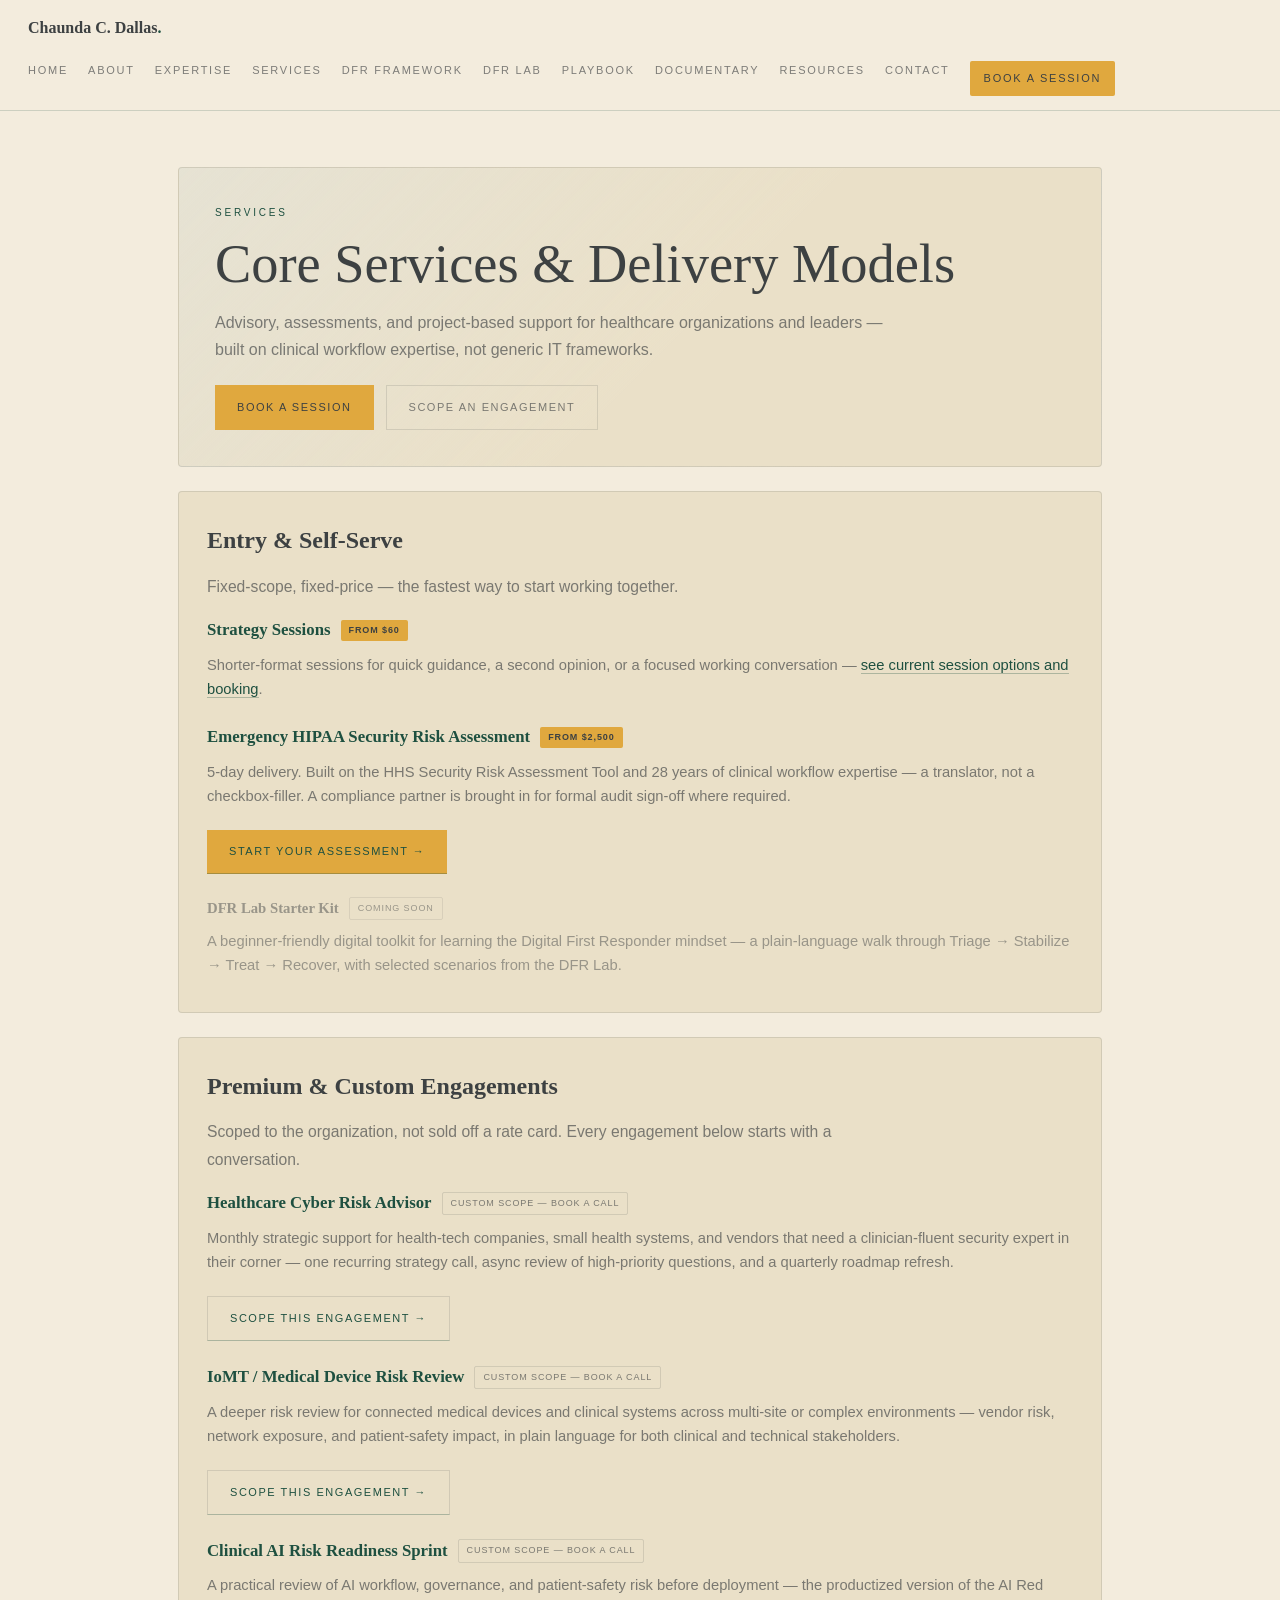
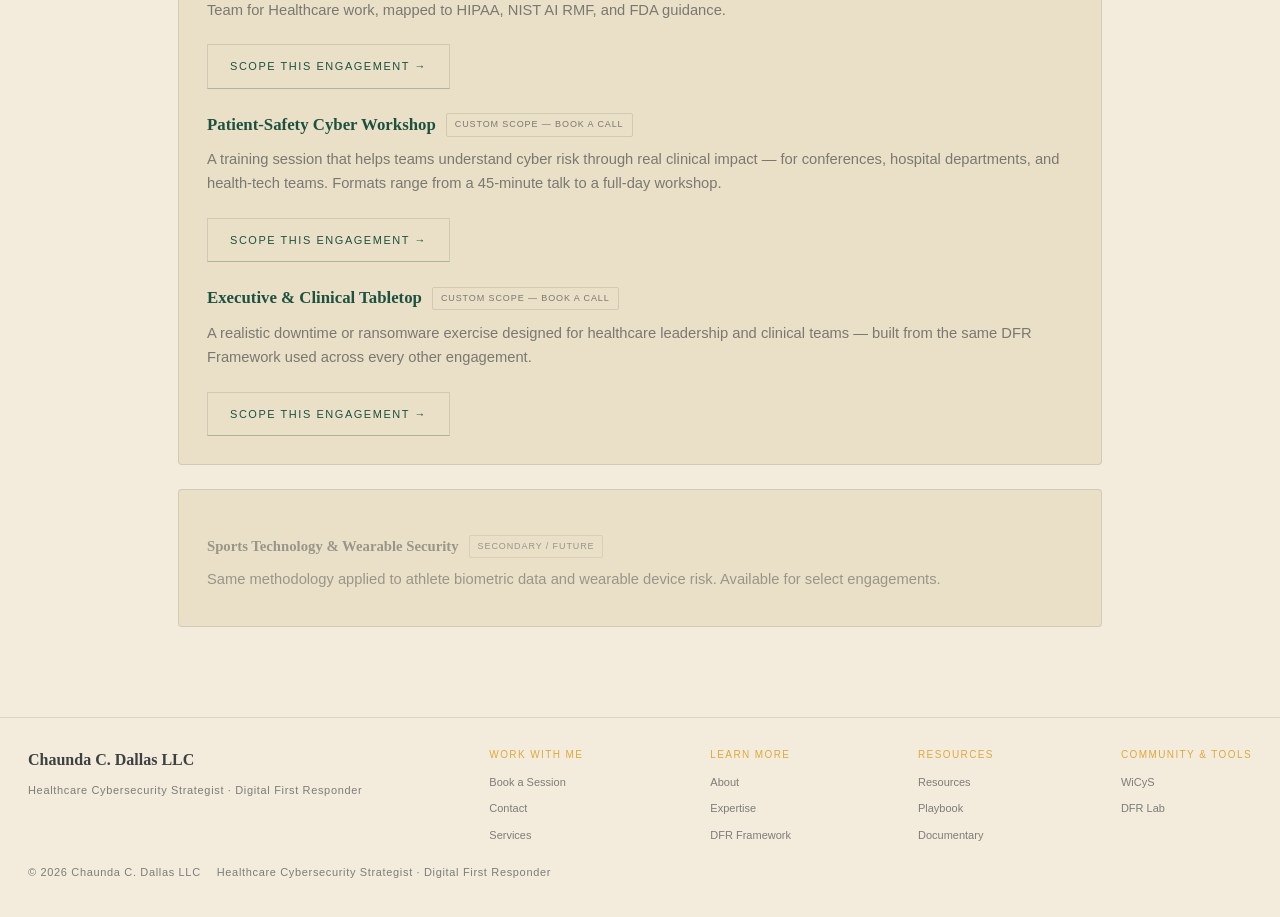
<file: services.html>
<!DOCTYPE html>
<html lang="en">
<head>
  <meta charset="UTF-8">
  <meta name="viewport" content="width=device-width, initial-scale=1.0">
  <title>Core Delivery Areas & Consulting — Chaunda C. Dallas</title>
  <meta name="description" content="Advisory, assessments, workshops, and project-based healthcare cybersecurity services for organizations and leaders.">
  <link rel="stylesheet" href="styles.css">
</head>
<body>

  <nav class="ccd-nav">
    <a class="ccd-nav-brand" href="https://chaundacdallas.com">Chaunda C. Dallas<span class="ccd-nav-dot">.</span></a>
    <div class="ccd-nav-links">
      <a href="https://chaundacdallas.com">Home</a>
      <a href="https://chaundacdallas.com/#about">About</a>
      <a href="https://chaundacdallas.com/expertise">Expertise</a>
      <a href="https://chaundacdallas.com/services" class="active">Services</a>
      <a href="https://chaundacdallas.com/dfr-framework">DFR Framework</a>
      <a href="https://lab.chaundacdallas.com/" target="_blank" rel="noopener">DFR Lab</a>
      <a href="https://chaundacdallas.com/playbook">Playbook</a>
      <a href="https://chaundacdallas.com/documentary">Documentary</a>
      <a href="https://chaundacdallas.com/resources">Resources</a>
      <a href="https://chaundacdallas.com/contact">Contact</a>
      <a href="https://chaundacdallas.com/book" class="nav-book">Book a Session</a>
    </div>
  </nav>

  <main class="page-shell">
    <section class="page-hero">
      <div class="page-kicker">Services</div>
      <h1>Core Services &amp; Delivery Models</h1>
      <p>Advisory, assessments, and project-based support for healthcare organizations and leaders — built on clinical workflow expertise, not generic IT frameworks.</p>
      <div class="page-actions">
        <a href="https://chaundacdallas.com/book" class="btn-primary">Book a Session</a>
        <a href="https://chaundacdallas.com/intake?service=consult" class="btn-secondary">Scope an Engagement</a>
      </div>
    </section>

    <section class="page-placeholder">
      <h2>Entry &amp; Self-Serve</h2>
      <p class="framework-intro">Fixed-scope, fixed-price — the fastest way to start working together.</p>

      <div class="expertise-group">
        <h3>Strategy Sessions <span class="expertise-tag">From $60</span></h3>
        <p>Shorter-format sessions for quick guidance, a second opinion, or a focused working conversation — <a href="https://chaundacdallas.com/book">see current session options and booking</a>.</p>
      </div>

      <div class="expertise-group">
        <h3>Emergency HIPAA Security Risk Assessment <span class="expertise-tag">From $2,500</span></h3>
        <p>5-day delivery. Built on the HHS Security Risk Assessment Tool and 28 years of clinical workflow expertise — a translator, not a checkbox-filler. A compliance partner is brought in for formal audit sign-off where required.</p>
        <div class="page-actions">
          <a href="https://chaundacdallas.com/intake?service=hipaa" class="btn-primary">Start Your Assessment →</a>
        </div>
      </div>

      <div class="expertise-group expertise-secondary">
        <h3>DFR Lab Starter Kit <span class="expertise-tag expertise-tag-secondary">Coming Soon</span></h3>
        <p>A beginner-friendly digital toolkit for learning the Digital First Responder mindset — a plain-language walk through Triage → Stabilize → Treat → Recover, with selected scenarios from the DFR Lab.</p>
      </div>
    </section>

    <section class="page-placeholder">
      <h2>Premium &amp; Custom Engagements</h2>
      <p class="framework-intro">Scoped to the organization, not sold off a rate card. Every engagement below starts with a conversation.</p>

      <div class="expertise-group">
        <h3>Healthcare Cyber Risk Advisor <span class="expertise-tag expertise-tag-secondary">Custom Scope — Book a Call</span></h3>
        <p>Monthly strategic support for health-tech companies, small health systems, and vendors that need a clinician-fluent security expert in their corner — one recurring strategy call, async review of high-priority questions, and a quarterly roadmap refresh.</p>
        <div class="page-actions">
          <a href="https://chaundacdallas.com/intake?service=consult" class="btn-secondary">Scope This Engagement →</a>
        </div>
      </div>

      <div class="expertise-group">
        <h3>IoMT / Medical Device Risk Review <span class="expertise-tag expertise-tag-secondary">Custom Scope — Book a Call</span></h3>
        <p>A deeper risk review for connected medical devices and clinical systems across multi-site or complex environments — vendor risk, network exposure, and patient-safety impact, in plain language for both clinical and technical stakeholders.</p>
        <div class="page-actions">
          <a href="https://chaundacdallas.com/intake?service=consult" class="btn-secondary">Scope This Engagement →</a>
        </div>
      </div>

      <div class="expertise-group">
        <h3>Clinical AI Risk Readiness Sprint <span class="expertise-tag expertise-tag-secondary">Custom Scope — Book a Call</span></h3>
        <p>A practical review of AI workflow, governance, and patient-safety risk before deployment — the productized version of the AI Red Team for Healthcare work, mapped to HIPAA, NIST AI RMF, and FDA guidance.</p>
        <div class="page-actions">
          <a href="https://chaundacdallas.com/intake?service=consult" class="btn-secondary">Scope This Engagement →</a>
        </div>
      </div>

      <div class="expertise-group">
        <h3>Patient-Safety Cyber Workshop <span class="expertise-tag expertise-tag-secondary">Custom Scope — Book a Call</span></h3>
        <p>A training session that helps teams understand cyber risk through real clinical impact — for conferences, hospital departments, and health-tech teams. Formats range from a 45-minute talk to a full-day workshop.</p>
        <div class="page-actions">
          <a href="https://chaundacdallas.com/intake?service=consult" class="btn-secondary">Scope This Engagement →</a>
        </div>
      </div>

      <div class="expertise-group">
        <h3>Executive &amp; Clinical Tabletop <span class="expertise-tag expertise-tag-secondary">Custom Scope — Book a Call</span></h3>
        <p>A realistic downtime or ransomware exercise designed for healthcare leadership and clinical teams — built from the same DFR Framework used across every other engagement.</p>
        <div class="page-actions">
          <a href="https://chaundacdallas.com/intake?service=consult" class="btn-secondary">Scope This Engagement →</a>
        </div>
      </div>
    </section>

    <section class="page-placeholder">
      <div class="expertise-group expertise-secondary">
        <h3>Sports Technology &amp; Wearable Security <span class="expertise-tag expertise-tag-secondary">Secondary / Future</span></h3>
        <p>Same methodology applied to athlete biometric data and wearable device risk. Available for select engagements.</p>
      </div>
    </section>
  </main>

  <footer class="ccd-footer">
    <div class="ccd-footer-col">
      <div class="ccd-footer-brand">Chaunda C<span>.</span> Dallas LLC</div>
      <div class="ccd-footer-meta">Healthcare Cybersecurity Strategist · Digital First Responder</div>
    </div>
    <div class="ccd-footer-col">
      <div class="ccd-footer-heading">Work With Me</div>
      <a href="https://chaundacdallas.com/book">Book a Session</a>
      <a href="https://chaundacdallas.com/contact">Contact</a>
      <a href="https://chaundacdallas.com/services">Services</a>
    </div>
    <div class="ccd-footer-col">
      <div class="ccd-footer-heading">Learn More</div>
      <a href="https://chaundacdallas.com/#about">About</a>
      <a href="https://chaundacdallas.com/expertise">Expertise</a>
      <a href="https://chaundacdallas.com/dfr-framework">DFR Framework</a>
    </div>
    <div class="ccd-footer-col">
      <div class="ccd-footer-heading">Resources</div>
      <a href="https://chaundacdallas.com/resources">Resources</a>
      <a href="https://chaundacdallas.com/playbook">Playbook</a>
      <a href="https://chaundacdallas.com/documentary">Documentary</a>
    </div>
    <div class="ccd-footer-col">
      <div class="ccd-footer-heading">Community & Tools</div>
      <a href="https://chaundacdallas.com/wicys">WiCyS</a>
      <a href="https://lab.chaundacdallas.com/" target="_blank" rel="noopener">DFR Lab</a>
    </div>
    <div class="ccd-footer-bottom">
      <span>© 2026 Chaunda C. Dallas LLC</span>
      <span>Healthcare Cybersecurity Strategist · Digital First Responder</span>
    </div>
  </footer>

</body>
</html>
</file>
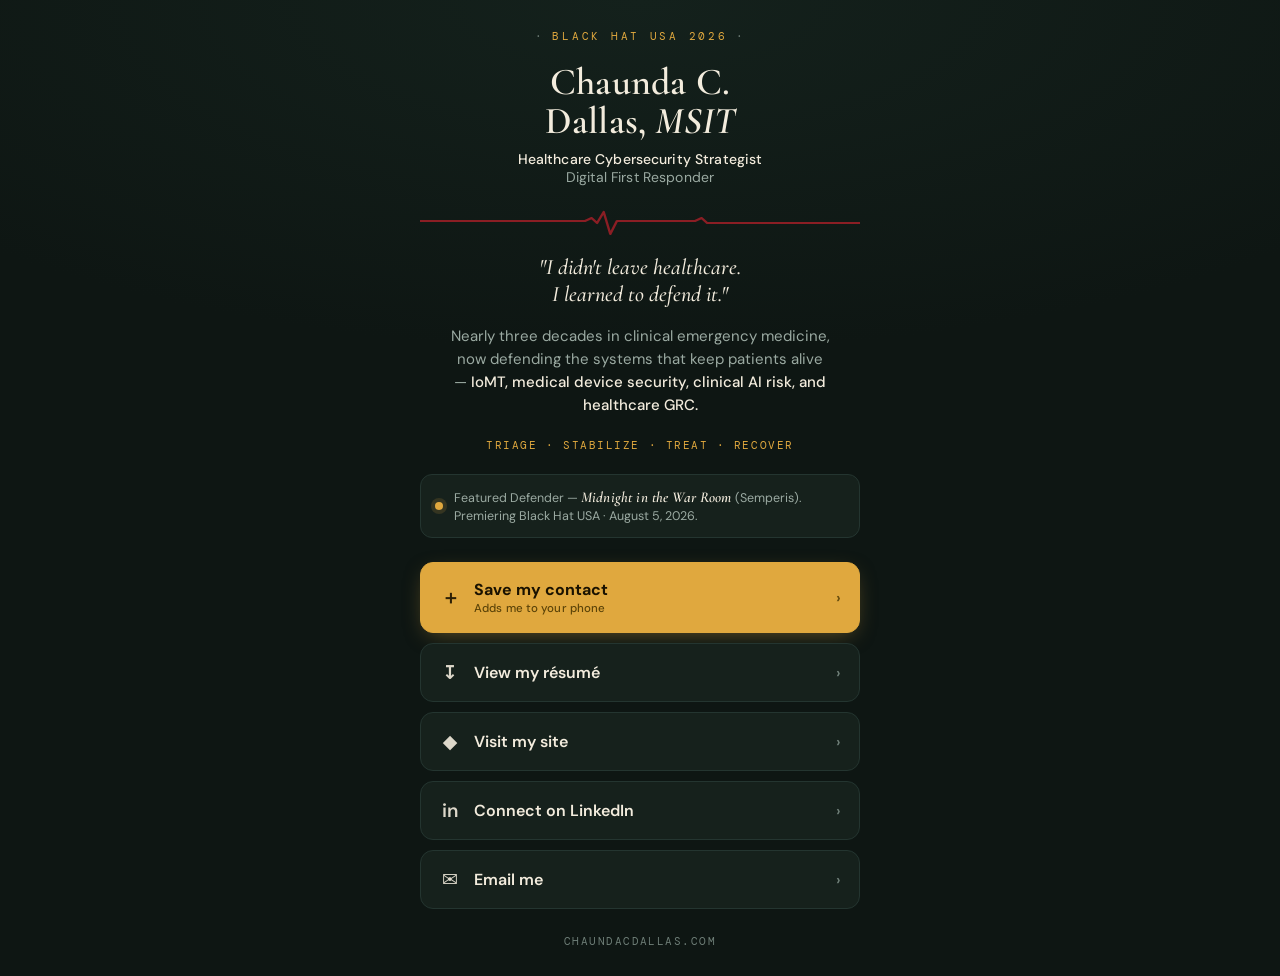
<file: tap.html>
<!DOCTYPE html>
<html lang="en">
<head>
<meta charset="UTF-8">
<meta name="viewport" content="width=device-width, initial-scale=1.0, viewport-fit=cover">
<title>Chaunda C. Dallas, MSIT — Healthcare Cybersecurity Strategist</title>
<meta name="theme-color" content="#0E1613">
<meta name="description" content="Chaunda C. Dallas, MSIT — Healthcare Cybersecurity Strategist & Digital First Responder. I didn't leave healthcare. I learned to defend it.">
<meta property="og:title" content="Chaunda C. Dallas, MSIT — Healthcare Cybersecurity Strategist">
<meta property="og:description" content="I didn't leave healthcare. I learned to defend it. Featured Defender — Midnight in the War Room, Black Hat USA 2026.">
<link rel="preconnect" href="https://fonts.googleapis.com">
<link rel="preconnect" href="https://fonts.gstatic.com" crossorigin>
<link href="https://fonts.googleapis.com/css2?family=Cormorant+Garamond:ital,wght@0,500;0,600;1,500;1,600&family=DM+Sans:opsz,wght@9..40,400;9..40,500;9..40,700&family=DM+Mono:wght@400;500&display=swap" rel="stylesheet">
<style>
  :root{
    --amber:#E0A83E; --crimson:#8B1E24; --green:#1E5040;
    --cream:#F3ECDD; --bg:#0E1613; --bg2:#16211C; --line:#243530;
    --muted:#9BAAA2; --muted2:#6E7E77;
    --display:'Cormorant Garamond',Georgia,serif;
    --body:'DM Sans',system-ui,sans-serif;
    --mono:'DM Mono',ui-monospace,monospace;
  }
  *{box-sizing:border-box;-webkit-tap-highlight-color:transparent}
  html,body{margin:0;background:var(--bg);color:var(--cream);font-family:var(--body)}
  body{min-height:100vh;display:flex;flex-direction:column;align-items:center;
       padding:calc(30px + env(safe-area-inset-top)) 22px calc(28px + env(safe-area-inset-bottom));
       background:radial-gradient(120% 60% at 50% 0%, #14211C 0%, var(--bg) 60%)}
  .wrap{width:100%;max-width:440px;display:flex;flex-direction:column;flex:1}

  .eyebrow{font-family:var(--mono);font-size:10.5px;letter-spacing:.26em;color:var(--amber);
           text-transform:uppercase;text-align:center;margin-bottom:20px}
  .eyebrow::before,.eyebrow::after{content:"·";margin:0 8px;color:var(--muted2)}

  .name{font-family:var(--display);font-weight:600;font-size:38px;line-height:1.02;
        letter-spacing:.005em;text-align:center;margin:0}
  .role{font-family:var(--body);font-size:14px;color:var(--muted);text-align:center;
        margin:9px 0 0;letter-spacing:.01em}
  .role b{color:var(--cream);font-weight:500}

  .ecg{width:100%;height:34px;margin:18px 0 16px;display:block}
  .ecg path{stroke:var(--crimson);stroke-width:2.2;fill:none;stroke-linejoin:round;stroke-linecap:round}
  @media(prefers-reduced-motion:no-preference){
    .ecg path{stroke-dasharray:900;stroke-dashoffset:900;animation:draw 1.4s ease-out .2s forwards}
    @keyframes draw{to{stroke-dashoffset:0}}
  }

  .tagline{font-family:var(--display);font-style:italic;font-weight:500;font-size:22px;
           line-height:1.25;text-align:center;color:var(--cream);margin:0 0 16px}
  .pitch{font-size:15px;line-height:1.55;color:var(--muted);text-align:center;margin:0 auto 20px;max-width:380px}
  .pitch b{color:var(--cream);font-weight:500}
  .dfr{font-family:var(--mono);font-size:11px;letter-spacing:.14em;color:var(--amber);
       text-transform:uppercase;text-align:center;margin:0 0 22px}

  .cred{display:flex;align-items:center;gap:11px;background:var(--bg2);border:1px solid var(--line);
        border-radius:12px;padding:12px 14px;margin-bottom:24px}
  .cred .dot{flex:0 0 auto;width:8px;height:8px;border-radius:50%;background:var(--amber);
             box-shadow:0 0 0 4px rgba(224,168,62,.15)}
  .cred .txt{font-size:12.5px;line-height:1.4;color:var(--muted)}
  .cred .txt b{color:var(--cream);font-weight:600;font-family:var(--display);font-style:italic;
               font-size:15px;letter-spacing:.01em}

  .btns{display:flex;flex-direction:column;gap:10px}
  .btn{display:flex;align-items:center;gap:13px;width:100%;border-radius:13px;padding:16px 18px;
       font-family:var(--body);font-size:16px;font-weight:600;cursor:pointer;text-decoration:none;
       border:1px solid var(--line);color:var(--cream);background:var(--bg2);transition:.12s;text-align:left}
  .btn:active{transform:scale(.985)}
  .btn .ic{flex:0 0 22px;font-size:19px;text-align:center;opacity:.9}
  .btn .arw{margin-left:auto;color:var(--muted2);font-size:15px}
  .btn.primary{background:var(--amber);color:#1a1200;border-color:var(--amber);font-weight:700;
               box-shadow:0 6px 22px -8px rgba(224,168,62,.5)}
  .btn.primary .arw{color:#6b5010}
  .btn.primary .sub{font-family:var(--body);font-weight:500;font-size:11.5px;color:#5c4409;
                    display:block;margin-top:1px;letter-spacing:.01em}

  .foot{margin-top:26px;text-align:center;font-family:var(--mono);font-size:10.5px;
        letter-spacing:.14em;color:var(--muted2);text-transform:uppercase}
  .toast{position:fixed;left:50%;bottom:32px;transform:translateX(-50%) translateY(16px);
         background:var(--cream);color:#0E1613;font-weight:600;font-size:13px;padding:11px 18px;
         border-radius:999px;opacity:0;pointer-events:none;transition:.25s}
  .toast.show{opacity:1;transform:translateX(-50%) translateY(0)}
</style>
</head>
<body>
  <div class="wrap">
    <div class="eyebrow">Black Hat USA 2026</div>

    <h1 class="name">Chaunda C.<br>Dallas, <span style="font-style:italic">MSIT</span></h1>
    <p class="role"><b>Healthcare Cybersecurity Strategist</b><br>Digital First Responder</p>

    <svg class="ecg" viewBox="0 0 400 34" preserveAspectRatio="none" aria-hidden="true">
      <path d="M0 17 H150 l6 -3 l5 5 l6 -11 l6 22 l6 -13 H250 l6 -3 l5 5 H400"/>
    </svg>

    <p class="tagline">"I didn't leave healthcare.<br>I learned to defend it."</p>

    <p class="pitch">Nearly three decades in clinical emergency medicine, now defending the systems that keep patients alive — <b>IoMT, medical device security, clinical AI risk, and healthcare GRC.</b></p>
    <p class="dfr">Triage · Stabilize · Treat · Recover</p>

    <div class="cred">
      <span class="dot"></span>
      <span class="txt">Featured Defender — <b>Midnight in the War Room</b> (Semperis).<br>Premiering Black Hat USA · August 5, 2026.</span>
    </div>

    <div class="btns">
      <a class="btn primary" id="saveContact" href="#">
        <span class="ic">＋</span>
        <span>Save my contact<span class="sub">Adds me to your phone</span></span>
        <span class="arw">›</span>
      </a>
      <a class="btn" id="resumeBtn" href="#" target="_blank" rel="noopener">
        <span class="ic">↧</span><span>View my résumé</span><span class="arw">›</span>
      </a>
      <a class="btn" href="https://chaundacdallas.com" target="_blank" rel="noopener">
        <span class="ic">◆</span><span>Visit my site</span><span class="arw">›</span>
      </a>
      <a class="btn" href="https://linkedin.com/in/chaundacdallas" target="_blank" rel="noopener">
        <span class="ic">in</span><span>Connect on LinkedIn</span><span class="arw">›</span>
      </a>
      <a class="btn" href="mailto:connect@chaundacdallas.com">
        <span class="ic">✉</span><span>Email me</span><span class="arw">›</span>
      </a>
    </div>

    <div class="foot">chaundacdallas.com</div>
  </div>
  <div class="toast" id="toast">Contact downloaded — open to add me</div>

<script>
  // ── EDIT THESE TWO LINES ─────────────────────────────
  var RESUME_URL = "https://chaundacdallas.com/CDallas_SrCyberHealth_Resume.pdf";      // ← paste your résumé link (PDF or page)
  var PHONE      = "";                                  // ← optional: "+1XXXXXXXXXX" to include in contact card
  // ─────────────────────────────────────────────────────

  document.getElementById('resumeBtn').href = RESUME_URL;

  var vcf = [
    "BEGIN:VCARD","VERSION:3.0",
    "N:Dallas;Chaunda;C.;;MSIT",
    "FN:Chaunda C. Dallas, MSIT",
    "ORG:Healthcare Cybersecurity",
    "TITLE:Healthcare Cybersecurity Strategist",
    "EMAIL;TYPE=WORK:connect@chaundacdallas.com",
    "URL:https://chaundacdallas.com",
    "URL;TYPE=LinkedIn:https://linkedin.com/in/chaundacdallas",
    PHONE ? "TEL;TYPE=CELL:"+PHONE : "",
    "NOTE:Featured Defender — Midnight in the War Room (Semperis), Black Hat USA 2026.",
    "END:VCARD"
  ].filter(Boolean).join("\n");

  document.getElementById('saveContact').addEventListener('click', function(e){
    e.preventDefault();
    var blob = new Blob([vcf], {type:"text/vcard;charset=utf-8"});
    var url = URL.createObjectURL(blob);
    var a = document.createElement('a');
    a.href = url; a.download = "Chaunda-Dallas.vcf";
    document.body.appendChild(a); a.click(); document.body.removeChild(a);
    setTimeout(function(){ URL.revokeObjectURL(url); }, 1500);
    var t = document.getElementById('toast'); t.classList.add('show');
    setTimeout(function(){ t.classList.remove('show'); }, 2400);
  });
</script>
</body>
</html>
</file>
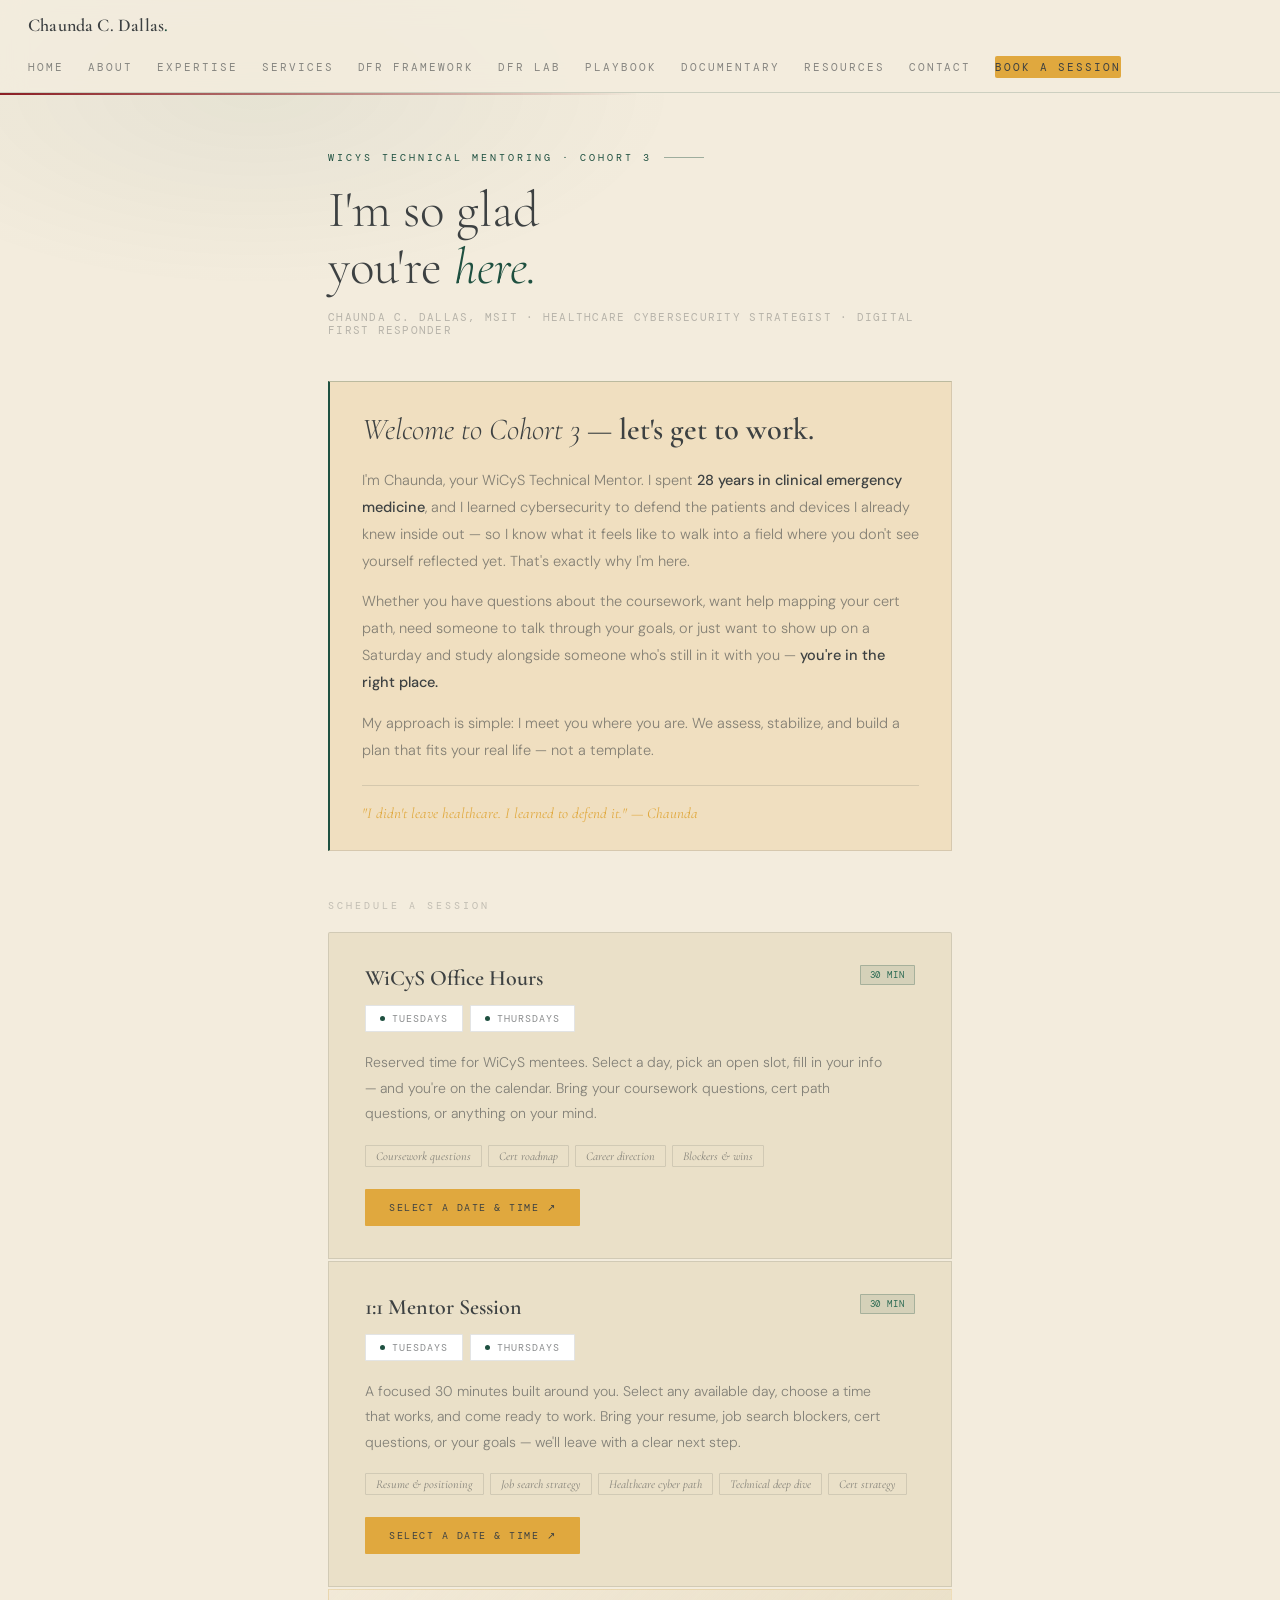
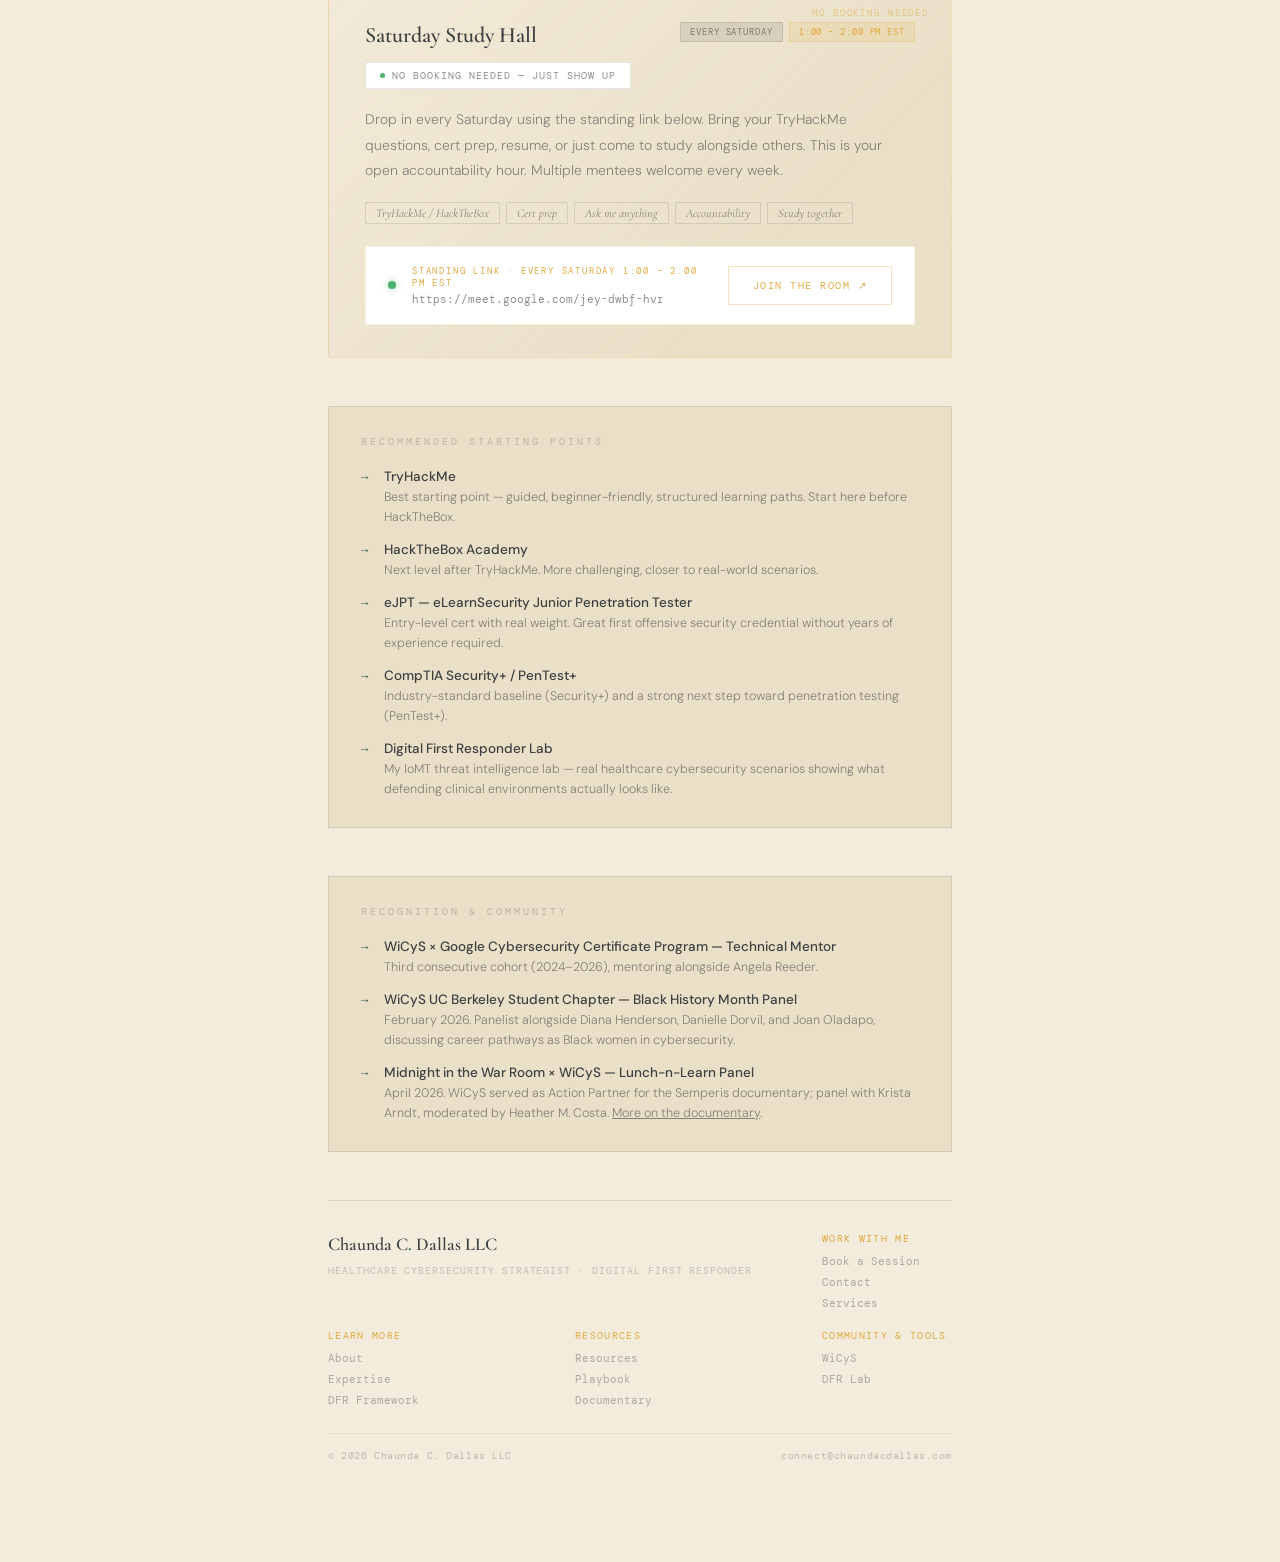
<file: wicys.html>
<!DOCTYPE html>
<html lang="en">
<head>
<meta charset="UTF-8">
<meta name="viewport" content="width=device-width, initial-scale=1.0">
<title>WiCyS Mentoring — Chaunda C. Dallas</title>
<link href="https://fonts.googleapis.com/css2?family=Cormorant+Garamond:ital,wght@0,300;0,400;0,600;0,700;1,300;1,400;1,600&family=DM+Sans:wght@300;400;500&family=DM+Mono:wght@400;500&display=swap" rel="stylesheet">
<style>
  :root {
    --crimson: #1E5040;
    --crimson-dim: rgba(30,80,64,0.10);
    --crimson-glow: rgba(224,168,62,0.18);
    --pulse: #8B1E24;
    --black: #F3ECDD;
    --deep: #EAE0C8;
    --surface: #FFFFFF;
    --white: #3D4142;
    --white-dim: rgba(61,65,66,0.6);
    --white-faint: rgba(61,65,66,0.12);
    --gold: #E0A83E;
    --gold-dim: rgba(224,168,62,0.14);
    --border: rgba(61,65,66,0.14);
    --border-accent: rgba(30,80,64,0.25);
  }

  * { margin: 0; padding: 0; box-sizing: border-box; }

  body {
    background: var(--black);
    color: var(--white);
    font-family: 'DM Sans', sans-serif;
    min-height: 100vh;
  }

  body::before {
    content: '';
    position: fixed;
    inset: 0;
    background: radial-gradient(ellipse 60% 40% at 20% 10%, rgba(30,80,64,0.06) 0%, transparent 55%);
    pointer-events: none;
    z-index: 0;
  }

  /* ── UNIVERSAL NAV ── */
  .ccd-nav{position:sticky;top:0;z-index:1000;display:flex;align-items:center;justify-content:space-between;gap:20px;flex-wrap:wrap;padding:14px 28px;background:rgba(243,236,221,0.88);backdrop-filter:blur(12px);-webkit-backdrop-filter:blur(12px);border-bottom:1px solid rgba(30,80,64,0.18);font-family:'DM Mono',ui-monospace,monospace;}
  .ccd-nav-brand{font-family:'Cormorant Garamond',Georgia,serif;font-size:18px;font-weight:600;letter-spacing:0.01em;color:#3D4142;text-decoration:none;white-space:nowrap;}
  .ccd-nav-dot{color:#1E5040;}
  .ccd-nav-links{display:flex;gap:24px;flex-wrap:wrap;}
  .ccd-nav-links a{font-size:11px;letter-spacing:0.18em;text-transform:uppercase;color:rgba(61,65,66,0.6);text-decoration:none;padding:4px 0;position:relative;transition:color .2s ease;}
  .ccd-nav-links a:hover{color:#3D4142;}
  .ccd-nav-links a.active{color:#1E5040;}
  .ccd-nav-links a.active::after{content:'';position:absolute;left:0;right:0;bottom:-3px;height:1px;background:#1E5040;}
  .nav-book{background:#E0A83E;color:#3D4142!important;padding:8px 14px;border-radius:2px;transition:background .2s ease;}
  .nav-book:hover{background:#C48F2E;color:#3D4142!important;}
  @media (max-width:600px){.ccd-nav{padding:12px 18px;gap:10px;}.ccd-nav-brand{font-size:16px;}.ccd-nav-links{gap:16px;width:100%;}.ccd-nav-links a{font-size:10px;letter-spacing:0.12em;}}

  .ecg-bar {
    width: 100%;
    height: 2px;
    background: linear-gradient(to right, var(--pulse), transparent 50%);
    opacity: 0;
    animation: fadeIn 1s ease 0.1s forwards;
  }

  .container {
    position: relative;
    z-index: 1;
    max-width: 680px;
    margin: 0 auto;
    padding: 0 28px 100px;
  }

  /* ── HEADER ── */
  .header {
    padding: 56px 0 44px;
    opacity: 0;
    animation: fadeUp 0.8s ease 0.2s forwards;
  }

  .eyebrow {
    font-family: 'DM Mono', monospace;
    font-size: 10px;
    letter-spacing: 0.3em;
    text-transform: uppercase;
    color: var(--crimson);
    margin-bottom: 18px;
    display: flex;
    align-items: center;
    gap: 12px;
  }

  .eyebrow::after {
    content: '';
    width: 40px;
    height: 1px;
    background: var(--crimson);
    opacity: 0.4;
  }

  .header h1 {
    font-family: 'Cormorant Garamond', serif;
    font-size: clamp(2rem, 5.5vw, 3.2rem);
    font-weight: 300;
    line-height: 1.12;
    color: var(--white);
  }

  .header h1 .accent {
    color: var(--crimson);
    font-style: italic;
  }

  .header-sub {
    font-family: 'DM Mono', monospace;
    font-size: 10.5px;
    letter-spacing: 0.12em;
    color: var(--white-dim);
    text-transform: uppercase;
    margin-top: 14px;
    opacity: 0.55;
  }

  /* ── WELCOME ── */
  .welcome {
    border-left: 2px solid var(--crimson);
    padding: 28px 32px;
    margin-bottom: 48px;
    background: var(--crimson-glow);
    border-top: 1px solid var(--border-accent);
    border-right: 1px solid var(--border);
    border-bottom: 1px solid var(--border);
    opacity: 0;
    animation: fadeUp 0.8s ease 0.35s forwards;
  }

  .welcome-greeting {
    font-family: 'Cormorant Garamond', serif;
    font-size: clamp(1.4rem, 3.5vw, 1.9rem);
    font-weight: 300;
    font-style: italic;
    color: var(--white);
    margin-bottom: 18px;
    line-height: 1.3;
  }

  .welcome-greeting strong { font-style: normal; font-weight: 600; }

  .welcome p {
    font-size: 14.5px;
    font-weight: 300;
    line-height: 1.85;
    color: var(--white-dim);
    margin-bottom: 14px;
  }

  .welcome p:last-of-type { margin-bottom: 0; }
  .welcome p strong { color: var(--white); font-weight: 500; }

  .welcome-sig {
    margin-top: 22px;
    padding-top: 18px;
    border-top: 1px solid var(--border);
    font-family: 'Cormorant Garamond', serif;
    font-style: italic;
    font-size: 15px;
    color: var(--gold);
  }

  /* ── SECTION LABEL ── */
  .section-label {
    font-family: 'DM Mono', monospace;
    font-size: 10px;
    letter-spacing: 0.3em;
    text-transform: uppercase;
    color: var(--white-dim);
    opacity: 0.45;
    margin-bottom: 20px;
  }

  /* ── SESSION CARDS ── */
  .sessions { margin-bottom: 48px; }

  .session-card {
    border: 1px solid var(--border);
    padding: 32px 36px;
    margin-bottom: 2px;
    background: var(--deep);
    position: relative;
    transition: border-color 0.25s ease;
    opacity: 0;
  }

  .session-card:first-child { border-radius: 2px 2px 0 0; }
  .session-card:last-child  { border-radius: 0 0 2px 2px; margin-bottom: 0; }
  .session-card:nth-child(1) { animation: fadeUp 0.8s ease 0.5s forwards; }
  .session-card:nth-child(2) { animation: fadeUp 0.8s ease 0.62s forwards; }
  .session-card:nth-child(3) { animation: fadeUp 0.8s ease 0.74s forwards; }
  .session-card:hover { border-color: var(--border-accent); }

  .session-card.saturday {
    border-color: rgba(224,168,62,0.2);
    background: linear-gradient(135deg, rgba(224,168,62,0.03) 0%, var(--deep) 70%);
  }

  .session-card.saturday::after {
    content: 'NO BOOKING NEEDED';
    position: absolute;
    top: 18px; right: 22px;
    font-family: 'DM Mono', monospace;
    font-size: 8.5px;
    letter-spacing: 0.22em;
    color: var(--gold);
    opacity: 0.5;
  }

  /* ── CARD HEADER ── */
  .session-top {
    display: flex;
    align-items: flex-start;
    justify-content: space-between;
    gap: 14px;
    margin-bottom: 10px;
    flex-wrap: wrap;
  }

  .session-title {
    font-family: 'Cormorant Garamond', serif;
    font-size: 22px;
    font-weight: 600;
    color: var(--white);
  }

  .badges { display: flex; gap: 6px; flex-wrap: wrap; flex-shrink: 0; }

  .badge {
    font-family: 'DM Mono', monospace;
    font-size: 9px;
    letter-spacing: 0.1em;
    padding: 3px 9px;
    text-transform: uppercase;
    border-radius: 1px;
  }

  .badge-red     { background: var(--crimson-dim); color: #2C6B54; border: 1px solid var(--border-accent); }
  .badge-neutral { background: var(--white-faint); color: var(--white-dim); border: 1px solid var(--border); }
  .badge-gold    { background: var(--gold-dim); color: var(--gold); border: 1px solid rgba(224,168,62,0.2); }

  /* ── AVAILABILITY PILLS ── */
  .availability {
    display: flex;
    flex-wrap: wrap;
    gap: 7px;
    margin: 14px 0 18px;
  }

  .avail-pill {
    font-family: 'DM Mono', monospace;
    font-size: 10px;
    letter-spacing: 0.1em;
    text-transform: uppercase;
    padding: 6px 14px;
    border-radius: 1px;
    background: var(--surface);
    border: 1px solid var(--border);
    color: var(--white-dim);
    display: flex;
    align-items: center;
    gap: 7px;
  }

  .avail-pill .dot {
    width: 5px;
    height: 5px;
    border-radius: 50%;
    background: var(--crimson);
    flex-shrink: 0;
  }

  .avail-pill.saturday-pill .dot { background: #4caf6e; }

  /* ── DESC + TAGS ── */
  .session-desc {
    font-size: 14px;
    font-weight: 300;
    line-height: 1.82;
    color: var(--white-dim);
    margin-bottom: 18px;
    max-width: 520px;
  }

  .tags {
    display: flex;
    flex-wrap: wrap;
    gap: 6px;
    margin-bottom: 22px;
  }

  .tag {
    font-family: 'Cormorant Garamond', serif;
    font-size: 12px;
    font-style: italic;
    color: var(--white-dim);
    padding: 3px 10px;
    border: 1px solid var(--border);
    border-radius: 1px;
  }

  /* ── MEET BLOCK ── */
  .meet-block {
    background: var(--surface);
    border: 1px solid rgba(224,168,62,0.18);
    padding: 18px 22px;
    margin-top: 14px;
    display: flex;
    align-items: center;
    gap: 16px;
    flex-wrap: wrap;
  }

  .meet-dot {
    width: 8px;
    height: 8px;
    border-radius: 50%;
    background: #4caf6e;
    flex-shrink: 0;
    box-shadow: 0 0 7px rgba(76,175,110,0.5);
    animation: pulse 2s ease-in-out infinite;
  }

  .meet-info { flex: 1; min-width: 160px; }

  .meet-label {
    font-family: 'DM Mono', monospace;
    font-size: 9px;
    letter-spacing: 0.2em;
    color: var(--gold);
    text-transform: uppercase;
    margin-bottom: 3px;
  }

  .meet-url {
    font-family: 'DM Mono', monospace;
    font-size: 11px;
    color: var(--white-dim);
  }

  /* ── BUTTONS ── */
  .btn {
    display: inline-flex;
    align-items: center;
    gap: 7px;
    font-family: 'DM Mono', monospace;
    font-size: 10px;
    letter-spacing: 0.15em;
    text-transform: uppercase;
    padding: 12px 24px;
    text-decoration: none;
    border-radius: 1px;
    transition: all 0.2s ease;
    cursor: pointer;
    border: none;
  }

  .btn-primary { background: var(--gold); color: var(--white); }
  .btn-primary:hover { background: #C48F2E; }

  .btn-gold {
    background: transparent;
    color: var(--gold);
    border: 1px solid rgba(224,168,62,0.35);
  }
  .btn-gold:hover { background: var(--gold-dim); border-color: var(--gold); }

  /* ── RESOURCES ── */
  .resources {
    border: 1px solid var(--border);
    padding: 28px 32px;
    background: var(--deep);
    margin-bottom: 48px;
    opacity: 0;
    animation: fadeUp 0.8s ease 0.85s forwards;
  }

  .resources-label {
    font-family: 'DM Mono', monospace;
    font-size: 10px;
    letter-spacing: 0.3em;
    text-transform: uppercase;
    color: var(--white-dim);
    opacity: 0.45;
    margin-bottom: 20px;
  }

  .resource-list { list-style: none; display: flex; flex-direction: column; gap: 14px; }
  .resource-item { display: flex; gap: 16px; align-items: flex-start; }

  .resource-item::before {
    content: '→';
    color: var(--crimson);
    font-family: 'DM Mono', monospace;
    font-size: 12px;
    flex-shrink: 0;
    margin-top: 1px;
  }

  .resource-name { font-size: 13.5px; font-weight: 500; color: var(--white); margin-bottom: 2px; }
  .resource-desc { font-size: 12.5px; font-weight: 300; color: var(--white-dim); line-height: 1.6; }

  /* ── FOOTER ── */
  .ccd-footer {
    display: flex;
    justify-content: space-between;
    align-items: flex-start;
    flex-wrap: wrap;
    gap: 20px;
    padding-top: 32px;
    border-top: 1px solid var(--border);
    opacity: 0;
    animation: fadeUp 0.8s ease 0.95s forwards;
  }

  .ccd-footer-col { display: flex; flex-direction: column; gap: 8px; min-width: 130px; }
  .ccd-footer-brand { font-family: 'Cormorant Garamond', serif; font-size: 18px; font-weight: 600; color: var(--white); margin-bottom: 2px; }
  .ccd-footer-brand span { color: var(--crimson); }
  .ccd-footer-meta { font-family: 'DM Mono', monospace; font-size: 9.5px; letter-spacing: 0.1em; color: var(--white-dim); text-transform: uppercase; opacity: 0.45; }
  .ccd-footer-heading { font-family: 'DM Mono', monospace; font-size: 9.5px; letter-spacing: 0.14em; text-transform: uppercase; color: var(--gold); margin-bottom: 2px; }
  .ccd-footer-col a { font-family: 'DM Mono', monospace; font-size: 10.5px; color: var(--white-dim); text-decoration: none; opacity: 0.65; transition: all 0.2s ease; }
  .ccd-footer-col a:hover { color: var(--crimson); opacity: 1; }
  .ccd-footer-bottom {
    width: 100%; display: flex; justify-content: space-between; flex-wrap: wrap; gap: 10px;
    margin-top: 6px; padding-top: 16px; border-top: 1px solid var(--border);
    font-family: 'DM Mono', monospace; font-size: 9.5px; letter-spacing: 0.06em; color: var(--white-dim); opacity: 0.5;
  }

  /* ── ANIMATIONS ── */
  @keyframes fadeUp {
    from { opacity: 0; transform: translateY(14px); }
    to   { opacity: 1; transform: translateY(0); }
  }
  @keyframes fadeIn { from { opacity: 0; } to { opacity: 1; } }
  @keyframes pulse {
    0%, 100% { opacity: 1; transform: scale(1); }
    50%       { opacity: 0.4; transform: scale(0.75); }
  }

  @media (max-width: 580px) {
    .container { padding: 0 18px 70px; }
    .header { padding: 40px 0 34px; }
    .welcome { padding: 22px 20px; }
    .session-card { padding: 24px 20px; }
    .resources { padding: 22px 18px; }
    .ccd-footer { flex-direction: column; align-items: flex-start; }
    .session-card.saturday::after { display: none; }
  }
</style>
</head>
<body>

<!-- ===== CCD UNIVERSAL NAV BAR ===== -->
<nav class="ccd-nav">
  <a class="ccd-nav-brand" href="https://chaundacdallas.com">Chaunda C. Dallas<span class="ccd-nav-dot">.</span></a>
  <div class="ccd-nav-links">
    <a href="https://chaundacdallas.com">Home</a>
    <a href="https://chaundacdallas.com/#about">About</a>
    <a href="https://chaundacdallas.com/expertise">Expertise</a>
    <a href="https://chaundacdallas.com/services">Services</a>
    <a href="https://chaundacdallas.com/dfr-framework">DFR Framework</a>
    <a href="https://lab.chaundacdallas.com/" target="_blank" rel="noopener">DFR Lab</a>
    <a href="https://chaundacdallas.com/playbook">Playbook</a>
    <a href="https://chaundacdallas.com/documentary">Documentary</a>
    <a href="https://chaundacdallas.com/resources">Resources</a>
    <a href="https://chaundacdallas.com/contact">Contact</a>
    <a href="https://chaundacdallas.com/book" class="nav-book">Book a Session</a>
  </div>
</nav>
<!-- ===== END CCD NAV BAR ===== -->

<div class="ecg-bar"></div>

<div class="container">

  <!-- HEADER -->
  <div class="header">
    <div class="eyebrow">WiCyS Technical Mentoring · Cohort 3</div>
    <h1>I'm so glad<br>you're <span class="accent">here.</span></h1>
    <p class="header-sub">Chaunda C. Dallas, MSIT · Healthcare Cybersecurity Strategist · Digital First Responder</p>
  </div>

  <!-- WELCOME -->
  <div class="welcome">
    <div class="welcome-greeting">Welcome to Cohort 3 — <strong>let's get to work.</strong></div>
    <p>I'm Chaunda, your WiCyS Technical Mentor. I spent <strong>28 years in clinical emergency medicine</strong>, and I learned cybersecurity to defend the patients and devices I already knew inside out — so I know what it feels like to walk into a field where you don't see yourself reflected yet. That's exactly why I'm here.</p>
    <p>Whether you have questions about the coursework, want help mapping your cert path, need someone to talk through your goals, or just want to show up on a Saturday and study alongside someone who's still in it with you — <strong>you're in the right place.</strong></p>
    <p>My approach is simple: I meet you where you are. We assess, stabilize, and build a plan that fits your real life — not a template.</p>
    <div class="welcome-sig">"I didn't leave healthcare. I learned to defend it." — Chaunda</div>
  </div>

  <!-- SESSIONS -->
  <div class="section-label">Schedule a Session</div>

  <div class="sessions">

    <!-- WICYS OFFICE HOURS -->
    <div class="session-card">
      <div class="session-top">
        <div class="session-title">WiCyS Office Hours</div>
        <div class="badges">
          <span class="badge badge-red">30 Min</span>
        </div>
      </div>

      <div class="availability">
        <div class="avail-pill"><span class="dot"></span>Tuesdays</div>
        <div class="avail-pill"><span class="dot"></span>Thursdays</div>
      </div>

      <p class="session-desc">Reserved time for WiCyS mentees. Select a day, pick an open slot, fill in your info — and you're on the calendar. Bring your coursework questions, cert path questions, or anything on your mind.</p>

      <div class="tags">
        <span class="tag">Coursework questions</span>
        <span class="tag">Cert roadmap</span>
        <span class="tag">Career direction</span>
        <span class="tag">Blockers &amp; wins</span>
      </div>

      <a href="https://calendar.app.google/spo67aTHk6M7Ld6g7" class="btn btn-primary" target="_blank">Select a Date &amp; Time ↗</a>
    </div>

    <!-- 1:1 MENTOR SESSION -->
    <div class="session-card">
      <div class="session-top">
        <div class="session-title">1:1 Mentor Session</div>
        <div class="badges">
          <span class="badge badge-red">30 Min</span>
        </div>
      </div>

      <div class="availability">
        <div class="avail-pill"><span class="dot"></span>Tuesdays</div>
        <div class="avail-pill"><span class="dot"></span>Thursdays</div>
      </div>

      <p class="session-desc">A focused 30 minutes built around you. Select any available day, choose a time that works, and come ready to work. Bring your resume, job search blockers, cert questions, or your goals — we'll leave with a clear next step.</p>

      <div class="tags">
        <span class="tag">Resume &amp; positioning</span>
        <span class="tag">Job search strategy</span>
        <span class="tag">Healthcare cyber path</span>
        <span class="tag">Technical deep dive</span>
        <span class="tag">Cert strategy</span>
      </div>

      <a href="https://calendar.app.google/S7HAL9PbuCJGh6MN8" class="btn btn-primary" target="_blank">Select a Date &amp; Time ↗</a>
    </div>

    <!-- SATURDAY STUDY HALL -->
    <div class="session-card saturday">
      <div class="session-top">
        <div class="session-title">Saturday Study Hall</div>
        <div class="badges">
          <span class="badge badge-neutral">Every Saturday</span>
          <span class="badge badge-gold">1:00 – 2:00 PM EST</span>
        </div>
      </div>

      <div class="availability">
        <div class="avail-pill saturday-pill"><span class="dot"></span>No booking needed — just show up</div>
      </div>

      <p class="session-desc">Drop in every Saturday using the standing link below. Bring your TryHackMe questions, cert prep, resume, or just come to study alongside others. This is your open accountability hour. Multiple mentees welcome every week.</p>

      <div class="tags">
        <span class="tag">TryHackMe / HackTheBox</span>
        <span class="tag">Cert prep</span>
        <span class="tag">Ask me anything</span>
        <span class="tag">Accountability</span>
        <span class="tag">Study together</span>
      </div>

      <div class="meet-block">
        <div class="meet-dot"></div>
        <div class="meet-info">
          <div class="meet-label">Standing Link · Every Saturday 1:00 – 2:00 PM EST</div>
          <div class="meet-url">https://meet.google.com/jey-dwbf-hvr</div>
        </div>
        <a href="https://meet.google.com/jey-dwbf-hvr" class="btn btn-gold" target="_blank">Join the Room ↗</a>
      </div>
    </div>

  </div>

  <!-- RESOURCES -->
  <div class="resources">
    <div class="resources-label">Recommended Starting Points</div>
    <ul class="resource-list">
      <li class="resource-item">
        <div>
          <div class="resource-name">TryHackMe</div>
          <div class="resource-desc">Best starting point — guided, beginner-friendly, structured learning paths. Start here before HackTheBox.</div>
        </div>
      </li>
      <li class="resource-item">
        <div>
          <div class="resource-name">HackTheBox Academy</div>
          <div class="resource-desc">Next level after TryHackMe. More challenging, closer to real-world scenarios.</div>
        </div>
      </li>
      <li class="resource-item">
        <div>
          <div class="resource-name">eJPT — eLearnSecurity Junior Penetration Tester</div>
          <div class="resource-desc">Entry-level cert with real weight. Great first offensive security credential without years of experience required.</div>
        </div>
      </li>
      <li class="resource-item">
        <div>
          <div class="resource-name">CompTIA Security+ / PenTest+</div>
          <div class="resource-desc">Industry-standard baseline (Security+) and a strong next step toward penetration testing (PenTest+).</div>
        </div>
      </li>
      <li class="resource-item">
        <div>
          <div class="resource-name">Digital First Responder Lab</div>
          <div class="resource-desc">My IoMT threat intelligence lab — real healthcare cybersecurity scenarios showing what defending clinical environments actually looks like.</div>
        </div>
      </li>
    </ul>
  </div>

  <div class="resources">
    <div class="resources-label">Recognition &amp; Community</div>
    <ul style="list-style:none;display:flex;flex-direction:column;gap:14px;">
      <li class="resource-item">
        <div>
          <div class="resource-name">WiCyS × Google Cybersecurity Certificate Program — Technical Mentor</div>
          <div class="resource-desc">Third consecutive cohort (2024–2026), mentoring alongside Angela Reeder.</div>
        </div>
      </li>
      <li class="resource-item">
        <div>
          <div class="resource-name">WiCyS UC Berkeley Student Chapter — Black History Month Panel</div>
          <div class="resource-desc">February 2026. Panelist alongside Diana Henderson, Danielle Dorvil, and Joan Oladapo, discussing career pathways as Black women in cybersecurity.</div>
        </div>
      </li>
      <li class="resource-item">
        <div>
          <div class="resource-name">Midnight in the War Room × WiCyS — Lunch-n-Learn Panel</div>
          <div class="resource-desc">April 2026. WiCyS served as Action Partner for the Semperis documentary; panel with Krista Arndt, moderated by Heather M. Costa. <a href="https://chaundacdallas.com/documentary" style="color:inherit;text-decoration:underline;">More on the documentary</a>.</div>
        </div>
      </li>
    </ul>
  </div>

  <!-- FOOTER -->
  <footer class="ccd-footer">
    <div class="ccd-footer-col">
      <div class="ccd-footer-brand">Chaunda C<span>.</span> Dallas LLC</div>
      <div class="ccd-footer-meta">Healthcare Cybersecurity Strategist · Digital First Responder</div>
    </div>
    <div class="ccd-footer-col">
      <div class="ccd-footer-heading">Work With Me</div>
      <a href="https://chaundacdallas.com/book">Book a Session</a>
      <a href="https://chaundacdallas.com/contact">Contact</a>
      <a href="https://chaundacdallas.com/services">Services</a>
    </div>
    <div class="ccd-footer-col">
      <div class="ccd-footer-heading">Learn More</div>
      <a href="https://chaundacdallas.com/#about">About</a>
      <a href="https://chaundacdallas.com/expertise">Expertise</a>
      <a href="https://chaundacdallas.com/dfr-framework">DFR Framework</a>
    </div>
    <div class="ccd-footer-col">
      <div class="ccd-footer-heading">Resources</div>
      <a href="https://chaundacdallas.com/resources">Resources</a>
      <a href="https://chaundacdallas.com/playbook">Playbook</a>
      <a href="https://chaundacdallas.com/documentary">Documentary</a>
    </div>
    <div class="ccd-footer-col">
      <div class="ccd-footer-heading">Community &amp; Tools</div>
      <a href="https://chaundacdallas.com/wicys">WiCyS</a>
      <a href="https://lab.chaundacdallas.com/" target="_blank" rel="noopener">DFR Lab</a>
    </div>
    <div class="ccd-footer-bottom">
      <span>© 2026 Chaunda C. Dallas LLC</span>
      <span>connect@chaundacdallas.com</span>
    </div>
  </footer>

</div>
</body>
</html>
</file>
<file: styles.css>
:root{
  --crimson:#1E5040;
  --black:#F3ECDD;
  --deep:#EAE0C8;
  --surface:#FFFFFF;
  --white:#3D4142;
  --white-dim:rgba(61,65,66,.65);
  --border:rgba(61,65,66,.14);
  --border-accent:rgba(30,80,64,.28);
  --gold:#E0A83E;
  --pulse:#8B1E24;
}

*{box-sizing:border-box;margin:0;padding:0}
html{scroll-behavior:smooth}
body{
  background:var(--black);
  color:var(--white);
  font-family:Arial,sans-serif;
  line-height:1.7;
  overflow-x:hidden;
}
a{color:inherit}

.ccd-nav{
  position:sticky;top:0;z-index:1000;
  display:flex;align-items:center;justify-content:space-between;gap:20px;flex-wrap:wrap;
  padding:14px 28px;background:rgba(243,236,221,.88);backdrop-filter:blur(12px);
  border-bottom:1px solid rgba(30,80,64,.18);
}
.ccd-nav-brand,.ccd-footer-brand{
  font-family:Georgia,serif;font-weight:600;text-decoration:none;color:var(--white)
}
.ccd-nav-dot{color:var(--crimson)}
.ccd-nav-links{display:flex;gap:20px;flex-wrap:wrap}
.ccd-nav-links a{
  font-size:11px;letter-spacing:.16em;text-transform:uppercase;
  color:var(--white-dim);text-decoration:none
}
.nav-book{
  color:var(--white)!important;background:var(--gold);
  padding:8px 14px;border-radius:2px
}

.page-shell{
  max-width:980px;margin:0 auto;padding:56px 28px 90px;position:relative;z-index:1
}
.page-hero{
  background:linear-gradient(135deg, rgba(30,80,64,.06) 0%, var(--deep) 55%);
  border:1px solid var(--border);padding:36px;border-radius:4px
}
.page-kicker{
  font-size:10px;letter-spacing:.28em;text-transform:uppercase;color:var(--crimson);margin-bottom:14px
}
.page-hero h1{
  font-family:Georgia,serif;font-size:clamp(2rem,5vw,3.4rem);font-weight:300;line-height:1.1;margin-bottom:14px
}
.page-hero p{color:var(--white-dim);max-width:680px}
.page-actions{display:flex;gap:12px;flex-wrap:wrap;margin-top:22px}
.btn-primary,.btn-secondary{
  display:inline-flex;align-items:center;justify-content:center;
  padding:12px 22px;text-decoration:none;font-size:11px;letter-spacing:.14em;text-transform:uppercase
}
.btn-primary{background:var(--gold);color:var(--white)}
.btn-secondary{border:1px solid var(--border);color:var(--white-dim)}

.page-placeholder{
  margin-top:24px;background:var(--deep);border:1px solid var(--border);border-radius:4px;padding:28px
}
.page-placeholder h2{
  font-family:Georgia,serif;font-size:1.5rem;font-weight:600;margin-bottom:12px
}
.page-placeholder ul{padding-left:18px;color:var(--white-dim)}
.page-placeholder li{margin-bottom:8px}

.expertise-group{margin-top:22px}
.expertise-group:first-of-type{margin-top:16px}
.expertise-group h3{
  font-family:Georgia,serif;font-size:1.05rem;font-weight:600;color:var(--crimson);
  margin-bottom:8px;display:flex;align-items:center;gap:10px;flex-wrap:wrap
}
.expertise-group ul{padding-left:18px;color:var(--white-dim)}
.expertise-group li{margin-bottom:6px;font-size:.92rem}
.expertise-group p{color:var(--white-dim);font-size:.92rem;line-height:1.65;margin-bottom:6px}
.expertise-group a{color:var(--crimson);text-decoration:none;border-bottom:1px solid rgba(30,80,64,.3)}
.expertise-group a:hover{border-color:var(--crimson)}

.lens-block{display:flex;gap:28px;flex-wrap:wrap;align-items:flex-start}
.lens-image{width:220px;height:auto;border-radius:4px;border:1px solid var(--border);flex-shrink:0}
.lens-text{flex:1;min-width:260px}

.body-map{list-style:none;padding:0;margin:16px 0;display:flex;flex-direction:column;gap:10px}
.body-map li{
  padding:12px 16px;background:var(--deep);border:1px solid var(--border);border-radius:3px;
  color:var(--white-dim);font-size:.9rem;line-height:1.5
}
.body-map li strong{color:var(--crimson);font-weight:600}

.testimonial-grid{display:grid;grid-template-columns:repeat(auto-fit,minmax(260px,1fr));gap:18px;margin-top:14px}
.testimonial-card{
  background:var(--deep);border:1px solid var(--border);border-radius:4px;padding:20px;
  display:flex;flex-direction:column;gap:12px
}
.testimonial-card p{
  font-family:Georgia,serif;font-style:italic;color:var(--white);font-size:.92rem;line-height:1.6;margin:0
}
.testimonial-card span{
  font-family:Arial,sans-serif;font-size:.78rem;color:var(--gold);letter-spacing:.02em
}

.notes-grid{display:grid;grid-template-columns:repeat(auto-fit,minmax(280px,1fr));gap:20px;margin-top:16px}
.note-card{
  background:var(--surface);border:1px solid var(--border);border-radius:4px;padding:22px;
  display:flex;flex-direction:column;gap:10px;text-decoration:none;transition:border-color .2s ease
}
.note-card:hover{border-color:var(--crimson)}
.note-card-cat{
  font-family:Arial,sans-serif;font-size:9px;letter-spacing:.14em;text-transform:uppercase;
  color:var(--gold);font-weight:600
}
.note-card h3{font-family:Georgia,serif;font-size:1.05rem;font-weight:600;color:var(--crimson);margin:0}
.note-card p{color:var(--white-dim);font-size:.85rem;line-height:1.55;margin:0}
.note-card-meta{font-family:Arial,sans-serif;font-size:.72rem;color:var(--white-dim);opacity:.6;margin-top:auto}
.note-card.note-upcoming{opacity:.6;cursor:default}
.note-card.note-upcoming:hover{border-color:var(--border)}

.note-body{max-width:720px}
.note-body h2{font-family:Georgia,serif;font-size:1.3rem;font-weight:600;color:var(--crimson);margin:28px 0 10px}
.note-body h2:first-child{margin-top:0}
.note-body p{color:var(--white-dim);font-size:.95rem;line-height:1.75;margin-bottom:14px}
.note-body ul{padding-left:20px;color:var(--white-dim);margin-bottom:14px}
.note-body li{margin-bottom:8px;line-height:1.6}
.note-body strong{color:var(--white)}
.note-clinical-impact{
  background:var(--deep);border-left:3px solid var(--crimson);padding:16px 20px;margin:18px 0;border-radius:0 3px 3px 0
}
.note-clinical-impact p{margin-bottom:0;color:var(--white)}
.note-meta-bar{
  display:flex;gap:14px;flex-wrap:wrap;font-family:Arial,sans-serif;font-size:.75rem;
  color:var(--white-dim);opacity:.65;margin-bottom:24px;padding-bottom:16px;border-bottom:1px solid var(--border)
}

.reframe-line{
  font-family:Georgia,serif;font-style:italic;font-size:1.05rem;color:var(--crimson);
  border-left:3px solid var(--gold);padding-left:16px;margin-top:16px;max-width:640px;line-height:1.6
}

.lane-grid{display:grid;grid-template-columns:repeat(auto-fit,minmax(200px,1fr));gap:18px;margin:18px 0}
.lane-item{background:var(--deep);border:1px solid var(--border);border-radius:4px;padding:20px}
.lane-num{font-family:Georgia,serif;font-size:1.4rem;font-weight:700;color:var(--gold);margin-bottom:8px}
.lane-item h3{font-family:Georgia,serif;font-size:1rem;font-weight:600;color:var(--crimson);margin-bottom:6px}
.lane-item p{color:var(--white-dim);font-size:.85rem;line-height:1.55;margin:0}

@media (max-width:600px){
  .lens-block{flex-direction:column}
  .lens-image{width:100%;max-width:280px}
}
.expertise-tag{
  font-size:9px;letter-spacing:.1em;text-transform:uppercase;font-family:Arial,sans-serif;
  color:var(--white);background:var(--gold);padding:3px 8px;border-radius:2px;font-weight:600
}
.expertise-secondary{opacity:.72}
.expertise-secondary h3{font-size:.92rem;color:var(--white-dim)}
.expertise-tag-secondary{background:transparent;border:1px solid var(--border);color:var(--white-dim);font-weight:500}

.framework-intro{color:var(--white-dim);font-size:.98rem;line-height:1.75;max-width:680px}

.dfr-phase{display:flex;gap:20px;padding:20px 0;border-bottom:1px solid var(--border)}
.dfr-phase:last-child{border-bottom:none}
.dfr-phase-num{
  font-family:Georgia,serif;font-size:1.8rem;font-weight:700;color:var(--gold);
  min-width:44px;line-height:1
}
.dfr-phase-body h3{font-family:Georgia,serif;font-size:1.1rem;font-weight:600;color:var(--crimson);margin-bottom:4px}
.dfr-phase-sub{
  font-family:Arial,sans-serif;font-size:9px;letter-spacing:.14em;text-transform:uppercase;
  color:var(--white-dim);opacity:.6;margin-bottom:10px
}
.dfr-phase-body p{color:var(--white-dim);font-size:.9rem;line-height:1.65;margin-bottom:6px}
.dfr-phase-body p:last-child{margin-bottom:0}
.dfr-phase-body strong{color:var(--white)}

.ccd-footer{
  border-top:1px solid var(--border);padding:28px 28px 36px;
  display:flex;justify-content:space-between;gap:18px;flex-wrap:wrap
}
.ccd-footer-col{display:flex;flex-direction:column;gap:8px}
.ccd-footer-heading{
  font-size:10px;letter-spacing:.14em;text-transform:uppercase;color:var(--gold);margin-bottom:2px
}
.ccd-footer-col a{color:var(--white-dim);text-decoration:none;font-size:11px;transition:color .2s}
.ccd-footer-col a:hover{color:var(--crimson)}
.ccd-footer-meta,.ccd-footer-bottom{
  color:var(--white-dim);font-size:11px;letter-spacing:.06em
}
.ccd-footer-bottom{display:flex;gap:16px;flex-wrap:wrap}

@media (max-width:700px){
  .ccd-nav{padding:12px 18px}
  .ccd-nav-links{gap:14px}
  .page-shell{padding:42px 18px 70px}
  .page-hero,.page-placeholder{padding:24px}
  .ccd-footer{padding:24px 18px 30px}
}
</file>
